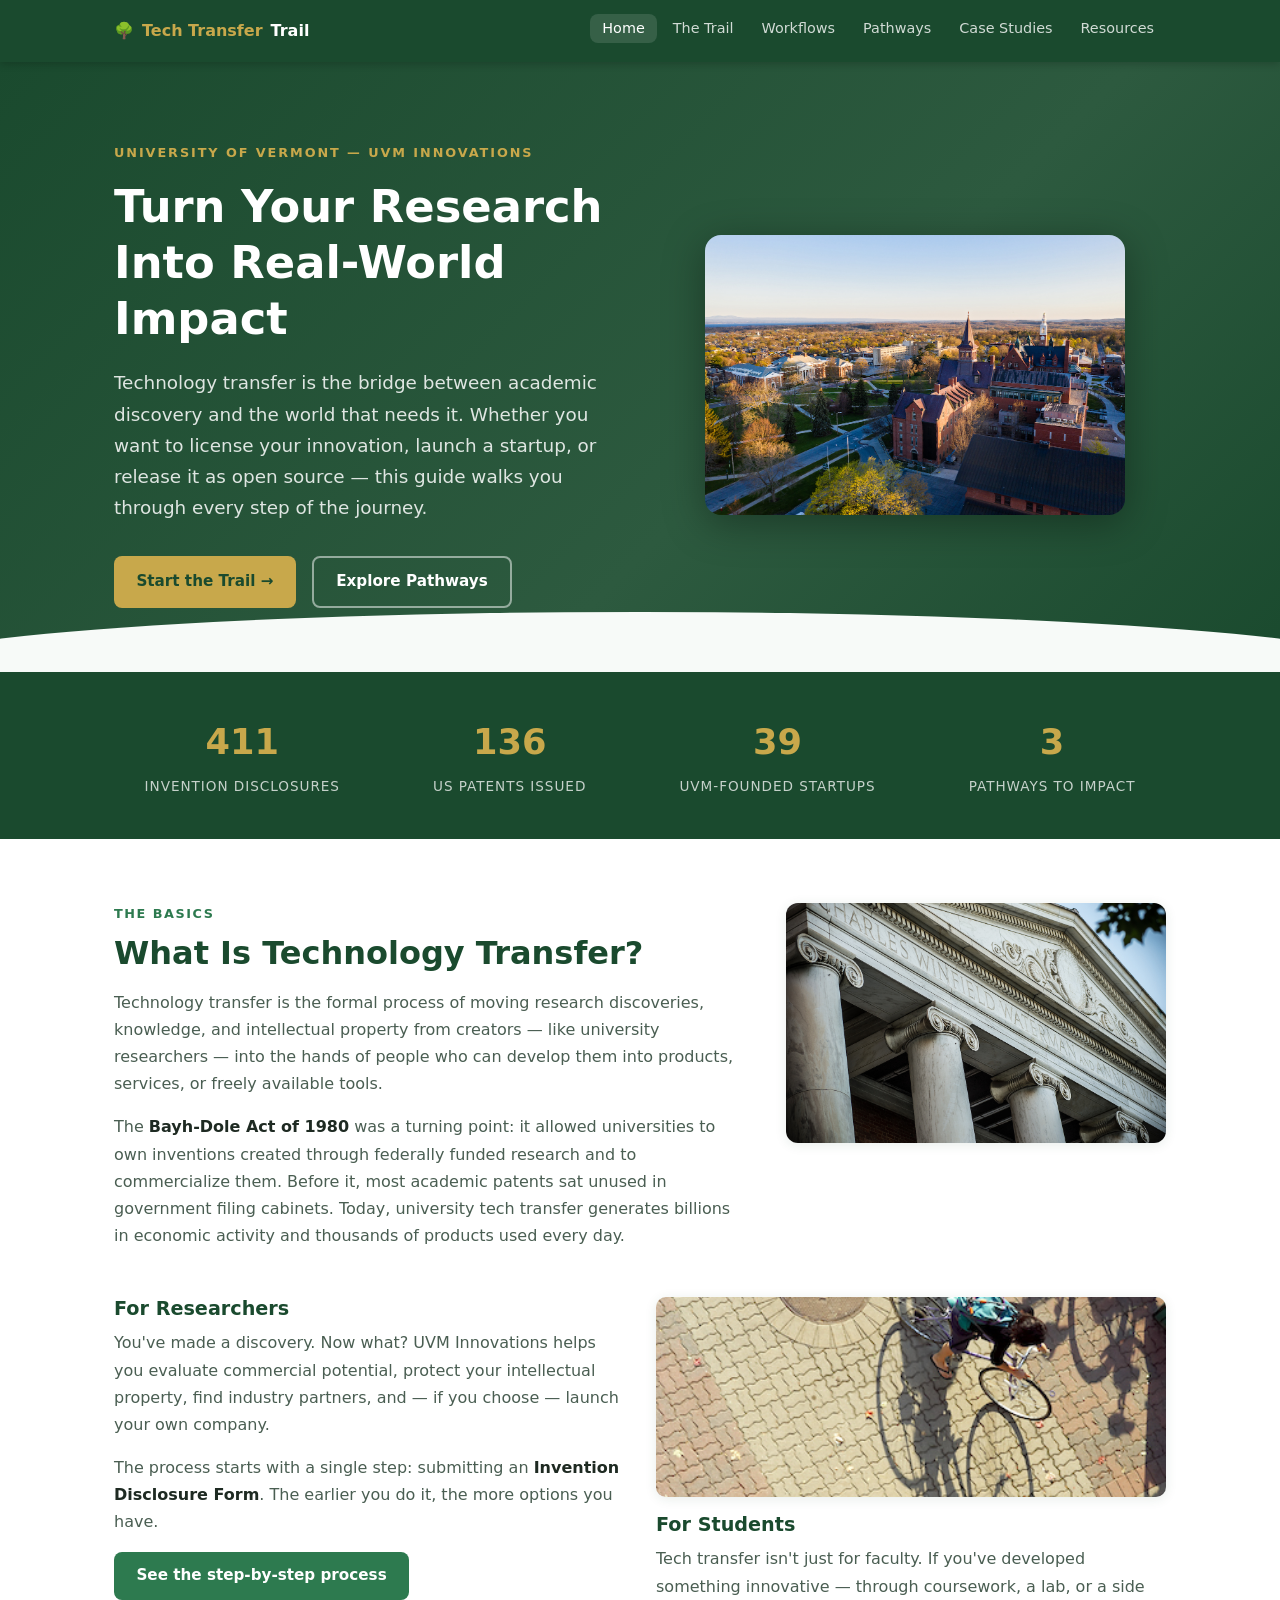
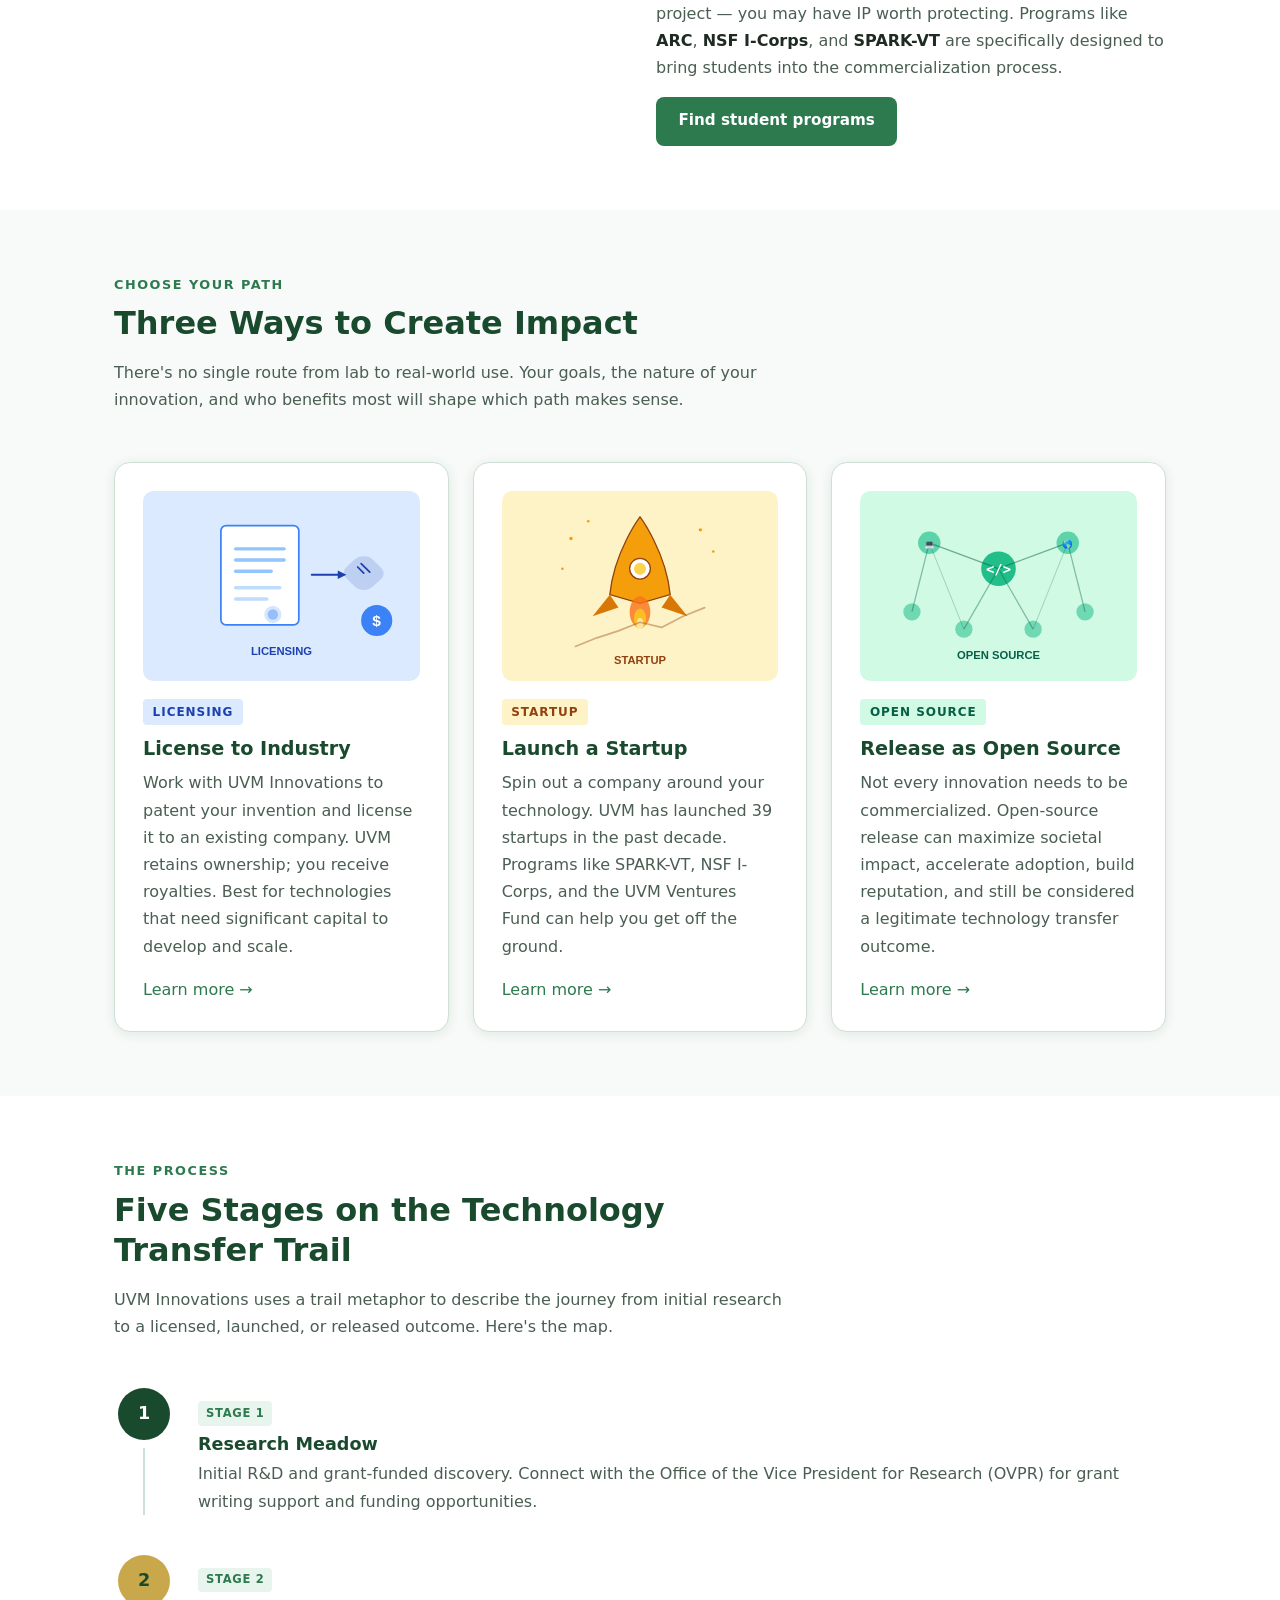
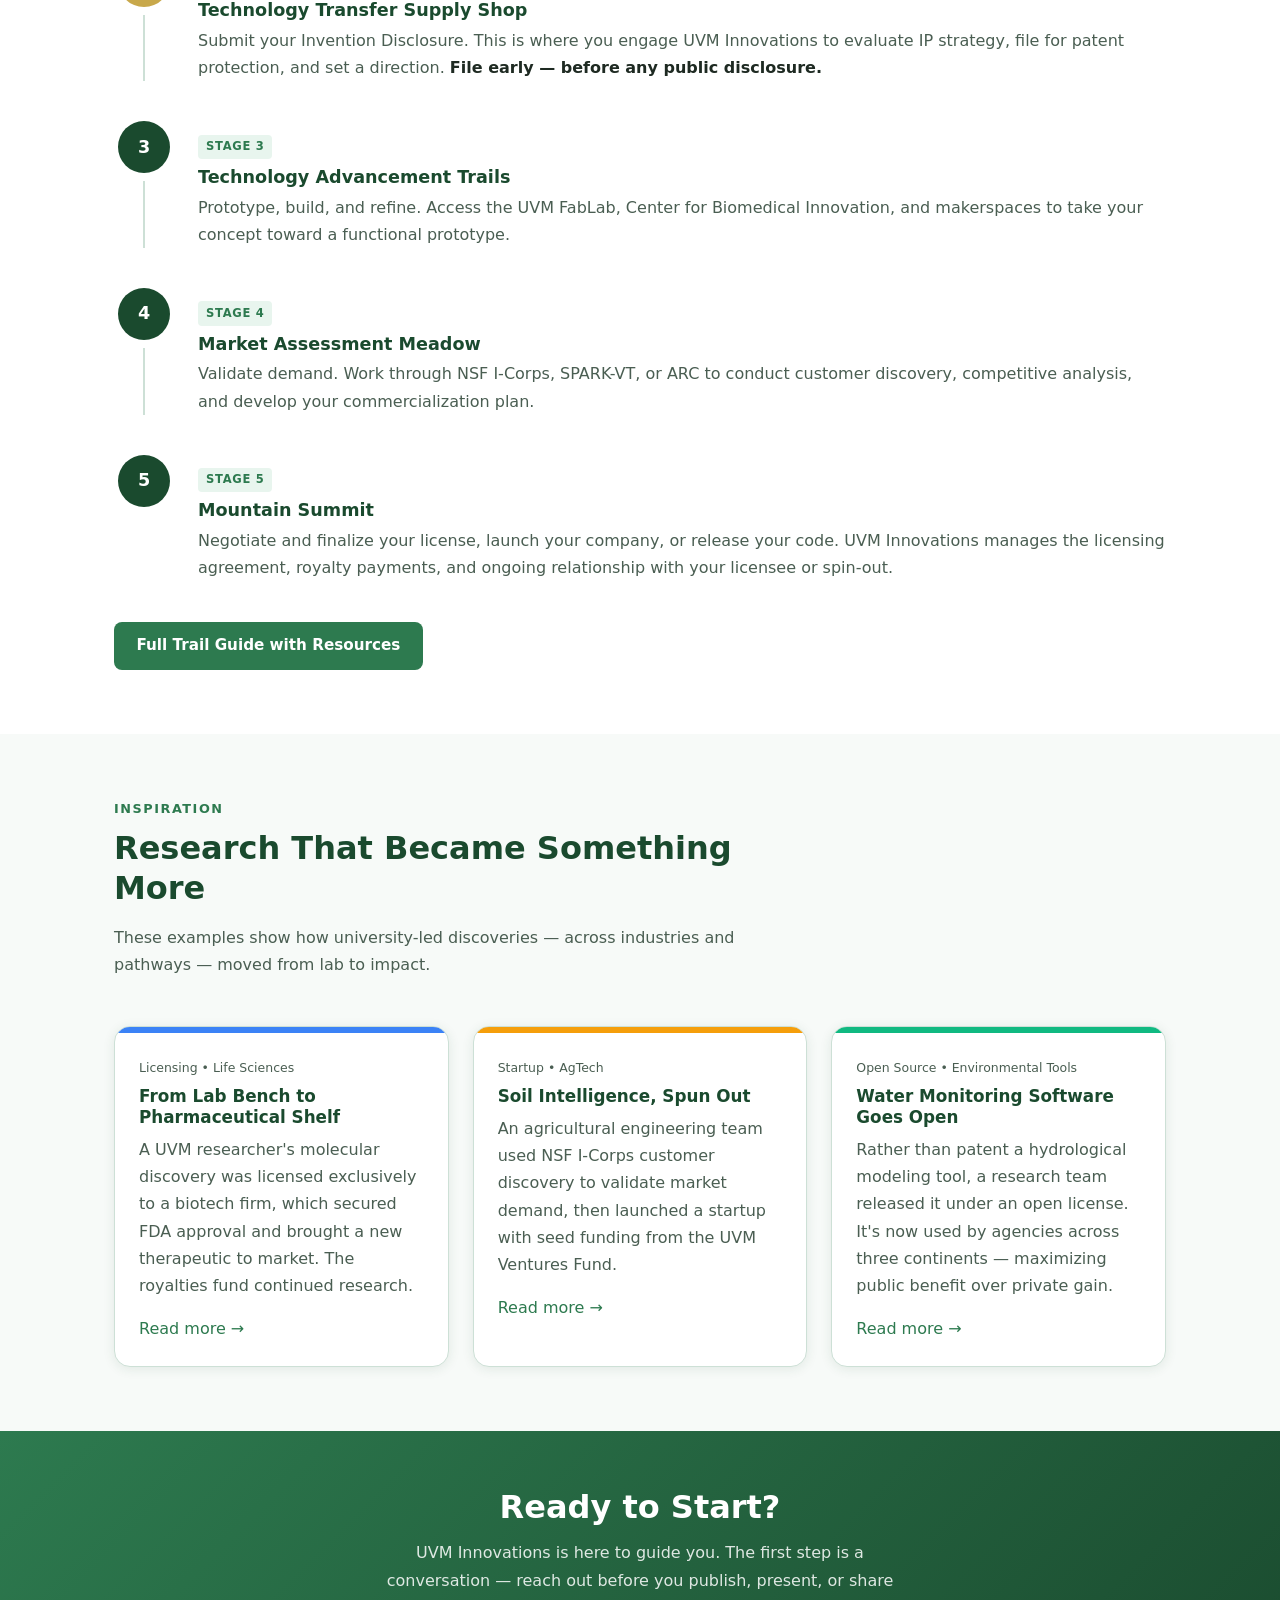
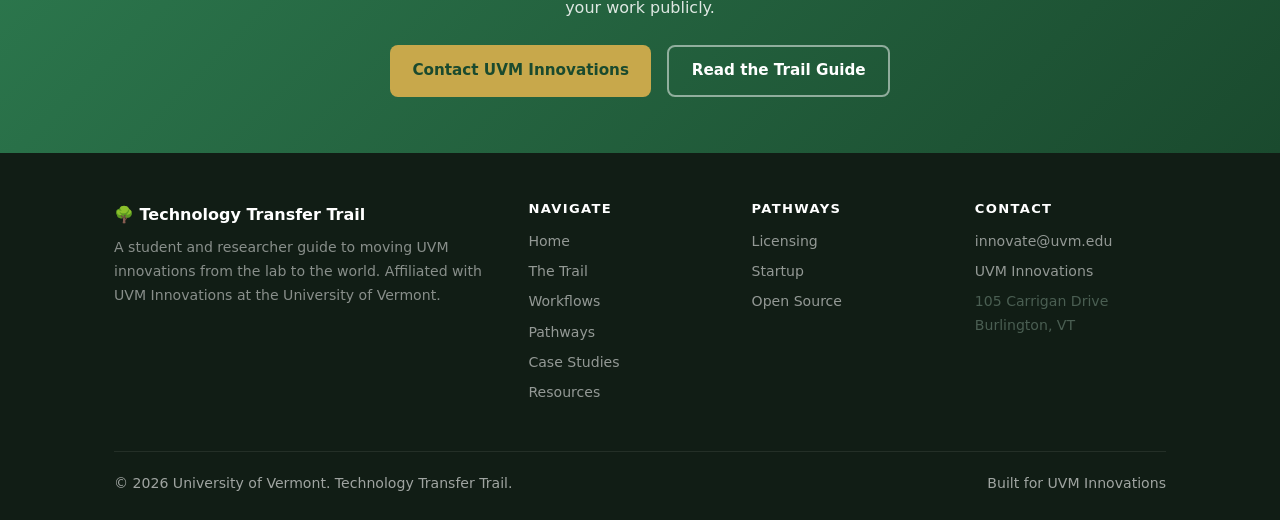
<file: index.html>
<!DOCTYPE html>
<html lang="en">
<head>
  <meta charset="UTF-8">
  <meta name="viewport" content="width=device-width, initial-scale=1.0">
  <title>Technology Transfer Trail | UVM Innovations</title>
  <meta name="description" content="A guide for UVM students and researchers navigating the technology transfer process — from discovery to real-world impact through licensing, startups, or open source.">
  <link rel="stylesheet" href="css/style.css">
</head>
<body>

  <!-- NAV -->
  <nav class="site-nav">
    <div class="container">
      <a class="nav-brand" href="index.html">&#127795; <span>Tech Transfer</span> Trail</a>
      <ul class="nav-links">
        <li><a href="index.html" class="active">Home</a></li>
        <li><a href="trail.html">The Trail</a></li>
        <li><a href="workflows.html">Workflows</a></li>
        <li><a href="pathways.html">Pathways</a></li>
        <li><a href="case-studies.html">Case Studies</a></li>
        <li><a href="resources.html">Resources</a></li>
      </ul>
    </div>
  </nav>

  <!-- HERO -->
  <section class="hero">
    <div class="container" style="display:grid; grid-template-columns: 1fr 1fr; gap: 3rem; align-items: center;">
      <div>
        <p class="hero-eyebrow">University of Vermont &mdash; UVM Innovations</p>
        <h1>Turn Your Research<br>Into Real-World Impact</h1>
        <p class="hero-sub">
          Technology transfer is the bridge between academic discovery and the world that needs it.
          Whether you want to license your innovation, launch a startup, or release it as open source —
          this guide walks you through every step of the journey.
        </p>
        <div class="hero-actions">
          <a href="trail.html" class="btn btn-primary">Start the Trail &#8594;</a>
          <a href="pathways.html" class="btn btn-outline">Explore Pathways</a>
        </div>
      </div>
      <div style="display:flex; justify-content:center; align-items:center;">
        <img src="img/UVMSAL_UVMCampus_May132020-8.jpg"
             alt="Aerial view of the University of Vermont campus at sunset"
             style="width:100%; max-width:420px; border-radius:16px; box-shadow: 0 8px 40px rgba(0,0,0,0.35); object-fit:cover;">
      </div>
    </div>
  </section>

  <!-- STAT BAR -->
  <div class="stat-bar">
    <div class="container">
      <div class="stat-row">
        <div class="stat-item">
          <span class="num">411</span>
          <span class="label">Invention Disclosures</span>
        </div>
        <div class="stat-item">
          <span class="num">136</span>
          <span class="label">US Patents Issued</span>
        </div>
        <div class="stat-item">
          <span class="num">39</span>
          <span class="label">UVM-Founded Startups</span>
        </div>
        <div class="stat-item">
          <span class="num">3</span>
          <span class="label">Pathways to Impact</span>
        </div>
      </div>
    </div>
  </div>

  <!-- WHAT IS TECH TRANSFER -->
  <section class="section section--alt">
    <div class="container">
      <div style="display:grid; grid-template-columns:1fr 380px; gap:3rem; align-items:start; margin-bottom:3rem;">
        <div>
          <p class="section-label">The Basics</p>
          <h2>What Is Technology Transfer?</h2>
          <p>
            Technology transfer is the formal process of moving research discoveries, knowledge,
            and intellectual property from creators — like university researchers — into the hands
            of people who can develop them into products, services, or freely available tools.
          </p>
          <p>
            The <strong>Bayh-Dole Act of 1980</strong> was a turning point: it allowed universities to
            own inventions created through federally funded research and to commercialize them.
            Before it, most academic patents sat unused in government filing cabinets. Today,
            university tech transfer generates billions in economic activity and thousands of products
            used every day.
          </p>
        </div>
        <img src="img/20161011_Waterman-48.jpg"
             alt="Waterman Building at the University of Vermont"
             style="width:100%; border-radius:12px; box-shadow: var(--shadow); object-fit:cover; height:240px;">
      </div>
      <div class="two-col">
        <div>
          <h3>For Researchers</h3>
          <p>
            You've made a discovery. Now what? UVM Innovations helps you evaluate commercial
            potential, protect your intellectual property, find industry partners, and — if
            you choose — launch your own company.
          </p>
          <p>
            The process starts with a single step: submitting an <strong>Invention Disclosure Form</strong>.
            The earlier you do it, the more options you have.
          </p>
          <a href="trail.html" class="btn btn-green">See the step-by-step process</a>
        </div>
        <div style="position:relative;">
          <img src="img/05-069_0494.jpg"
               alt="UVM student on bicycle — representing the student journey through innovation"
               style="width:100%; border-radius:10px; margin-bottom:1rem; box-shadow: var(--shadow); max-height:200px; object-fit:cover;">
          <h3>For Students</h3>
          <p>
            Tech transfer isn't just for faculty. If you've developed something innovative —
            through coursework, a lab, or a side project — you may have IP worth protecting.
            Programs like <strong>ARC</strong>, <strong>NSF I-Corps</strong>, and
            <strong>SPARK-VT</strong> are specifically designed to bring students into the
            commercialization process.
          </p>
          <a href="resources.html" class="btn btn-green">Find student programs</a>
        </div>
      </div>
    </div>
  </section>

  <!-- THREE PATHWAYS OVERVIEW -->
  <section class="section">
    <div class="container">
      <div class="section-intro">
        <p class="section-label">Choose Your Path</p>
        <h2>Three Ways to Create Impact</h2>
        <p>There's no single route from lab to real-world use. Your goals, the nature of your innovation,
        and who benefits most will shape which path makes sense.</p>
      </div>
      <div class="three-col">
        <div class="card">
          <img src="img/pathway-licensing.svg" alt="Licensing pathway illustration" style="width:100%; border-radius:8px; margin-bottom:1rem;">
          <div class="card-tag tag-license">Licensing</div>
          <h3>License to Industry</h3>
          <p>
            Work with UVM Innovations to patent your invention and license it to an existing company.
            UVM retains ownership; you receive royalties. Best for technologies that need significant
            capital to develop and scale.
          </p>
          <a href="pathways.html#licensing">Learn more &rarr;</a>
        </div>
        <div class="card">
          <img src="img/pathway-startup.svg" alt="Startup pathway illustration" style="width:100%; border-radius:8px; margin-bottom:1rem;">
          <div class="card-tag tag-startup">Startup</div>
          <h3>Launch a Startup</h3>
          <p>
            Spin out a company around your technology. UVM has launched 39 startups in the past
            decade. Programs like SPARK-VT, NSF I-Corps, and the UVM Ventures Fund can help
            you get off the ground.
          </p>
          <a href="pathways.html#startup">Learn more &rarr;</a>
        </div>
        <div class="card">
          <img src="img/pathway-opensource.svg" alt="Open source pathway illustration" style="width:100%; border-radius:8px; margin-bottom:1rem;">
          <div class="card-tag tag-open">Open Source</div>
          <h3>Release as Open Source</h3>
          <p>
            Not every innovation needs to be commercialized. Open-source release can maximize
            societal impact, accelerate adoption, build reputation, and still be considered
            a legitimate technology transfer outcome.
          </p>
          <a href="pathways.html#open-source">Learn more &rarr;</a>
        </div>
      </div>
    </div>
  </section>

  <!-- TRAIL PREVIEW -->
  <section class="section section--alt">
    <div class="container">
      <div class="section-intro">
        <p class="section-label">The Process</p>
        <h2>Five Stages on the Technology Transfer Trail</h2>
        <p>UVM Innovations uses a trail metaphor to describe the journey from initial research to
        a licensed, launched, or released outcome. Here's the map.</p>
      </div>
      <div class="trail-steps">

        <div class="trail-step">
          <div class="step-line">
            <div class="step-num">1</div>
          </div>
          <div class="step-body">
            <div class="step-badge">Stage 1</div>
            <h3>Research Meadow</h3>
            <p>Initial R&amp;D and grant-funded discovery. Connect with the Office of the Vice President
            for Research (OVPR) for grant writing support and funding opportunities.</p>
          </div>
        </div>

        <div class="trail-step active">
          <div class="step-line">
            <div class="step-num">2</div>
          </div>
          <div class="step-body">
            <div class="step-badge">Stage 2</div>
            <h3>Technology Transfer Supply Shop</h3>
            <p>Submit your Invention Disclosure. This is where you engage UVM Innovations to evaluate
            IP strategy, file for patent protection, and set a direction. <strong>File early — before any
            public disclosure.</strong></p>
          </div>
        </div>

        <div class="trail-step">
          <div class="step-line">
            <div class="step-num">3</div>
          </div>
          <div class="step-body">
            <div class="step-badge">Stage 3</div>
            <h3>Technology Advancement Trails</h3>
            <p>Prototype, build, and refine. Access the UVM FabLab, Center for Biomedical Innovation,
            and makerspaces to take your concept toward a functional prototype.</p>
          </div>
        </div>

        <div class="trail-step">
          <div class="step-line">
            <div class="step-num">4</div>
          </div>
          <div class="step-body">
            <div class="step-badge">Stage 4</div>
            <h3>Market Assessment Meadow</h3>
            <p>Validate demand. Work through NSF I-Corps, SPARK-VT, or ARC to conduct customer
            discovery, competitive analysis, and develop your commercialization plan.</p>
          </div>
        </div>

        <div class="trail-step">
          <div class="step-line">
            <div class="step-num">5</div>
          </div>
          <div class="step-body">
            <div class="step-badge">Stage 5</div>
            <h3>Mountain Summit</h3>
            <p>Negotiate and finalize your license, launch your company, or release your code.
            UVM Innovations manages the licensing agreement, royalty payments, and ongoing
            relationship with your licensee or spin-out.</p>
          </div>
        </div>

      </div>
      <div style="margin-top: 2.5rem;">
        <a href="trail.html" class="btn btn-green">Full Trail Guide with Resources</a>
      </div>
    </div>
  </section>

  <!-- CASE STUDY TEASERS -->
  <section class="section">
    <div class="container">
      <div class="section-intro">
        <p class="section-label">Inspiration</p>
        <h2>Research That Became Something More</h2>
        <p>These examples show how university-led discoveries — across industries and pathways —
        moved from lab to impact.</p>
      </div>
      <div class="three-col">

        <div class="case-card">
          <div class="case-card-accent accent-license"></div>
          <div class="case-card-body">
            <p class="meta">Licensing &bull; Life Sciences</p>
            <h3>From Lab Bench to Pharmaceutical Shelf</h3>
            <p>A UVM researcher's molecular discovery was licensed exclusively to a biotech firm,
            which secured FDA approval and brought a new therapeutic to market. The royalties
            fund continued research.</p>
            <a href="case-studies.html">Read more &rarr;</a>
          </div>
        </div>

        <div class="case-card">
          <div class="case-card-accent accent-startup"></div>
          <div class="case-card-body">
            <p class="meta">Startup &bull; AgTech</p>
            <h3>Soil Intelligence, Spun Out</h3>
            <p>An agricultural engineering team used NSF I-Corps customer discovery to validate
            market demand, then launched a startup with seed funding from the UVM Ventures Fund.</p>
            <a href="case-studies.html">Read more &rarr;</a>
          </div>
        </div>

        <div class="case-card">
          <div class="case-card-accent accent-open"></div>
          <div class="case-card-body">
            <p class="meta">Open Source &bull; Environmental Tools</p>
            <h3>Water Monitoring Software Goes Open</h3>
            <p>Rather than patent a hydrological modeling tool, a research team released it under
            an open license. It's now used by agencies across three continents — maximizing
            public benefit over private gain.</p>
            <a href="case-studies.html">Read more &rarr;</a>
          </div>
        </div>

      </div>
    </div>
  </section>

  <!-- CTA -->
  <section class="cta-banner">
    <div class="container">
      <h2>Ready to Start?</h2>
      <p>UVM Innovations is here to guide you. The first step is a conversation — reach out
      before you publish, present, or share your work publicly.</p>
      <div style="display:flex; gap:1rem; justify-content:center; flex-wrap:wrap;">
        <a href="https://www.uvm.edu/uvminnovations" class="btn btn-primary" target="_blank" rel="noopener">Contact UVM Innovations</a>
        <a href="trail.html" class="btn btn-outline">Read the Trail Guide</a>
      </div>
    </div>
  </section>

  <!-- FOOTER -->
  <footer class="site-footer">
    <div class="container">
      <div class="footer-grid">
        <div class="footer-brand">
          <strong>&#127795; Technology Transfer Trail</strong>
          <p>A student and researcher guide to moving UVM innovations from the lab to the world.
          Affiliated with UVM Innovations at the University of Vermont.</p>
        </div>
        <div class="footer-col">
          <h4>Navigate</h4>
          <ul>
            <li><a href="index.html">Home</a></li>
            <li><a href="trail.html">The Trail</a></li>
            <li><a href="workflows.html">Workflows</a></li>
            <li><a href="pathways.html">Pathways</a></li>
            <li><a href="case-studies.html">Case Studies</a></li>
            <li><a href="resources.html">Resources</a></li>
          </ul>
        </div>
        <div class="footer-col">
          <h4>Pathways</h4>
          <ul>
            <li><a href="pathways.html#licensing">Licensing</a></li>
            <li><a href="pathways.html#startup">Startup</a></li>
            <li><a href="pathways.html#open-source">Open Source</a></li>
          </ul>
        </div>
        <div class="footer-col">
          <h4>Contact</h4>
          <ul>
            <li><a href="mailto:innovate@uvm.edu">innovate@uvm.edu</a></li>
            <li><a href="https://www.uvm.edu/uvminnovations" target="_blank" rel="noopener">UVM Innovations</a></li>
            <li>105 Carrigan Drive<br>Burlington, VT</li>
          </ul>
        </div>
      </div>
      <div class="footer-bottom">
        <span>&copy; 2026 University of Vermont. Technology Transfer Trail.</span>
        <span>Built for UVM Innovations</span>
      </div>
    </div>
  </footer>

</body>
</html>
</file>
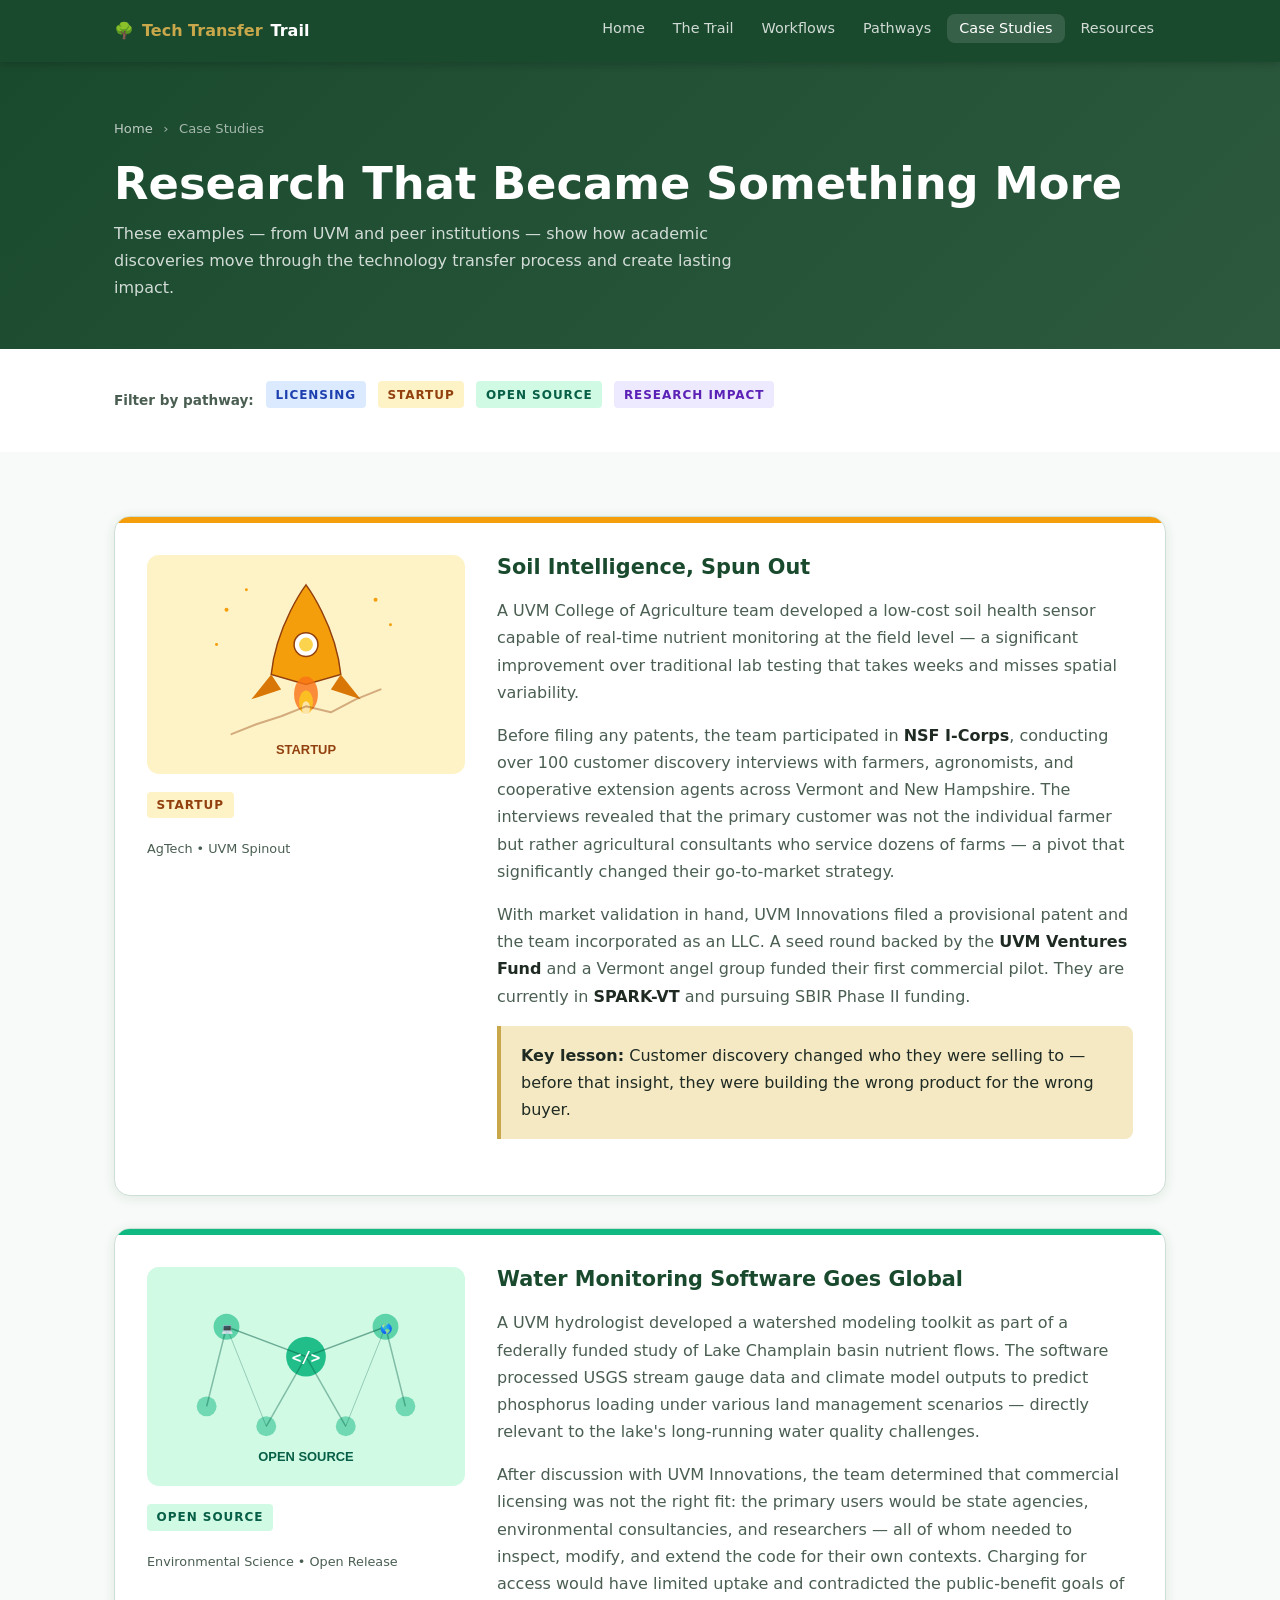
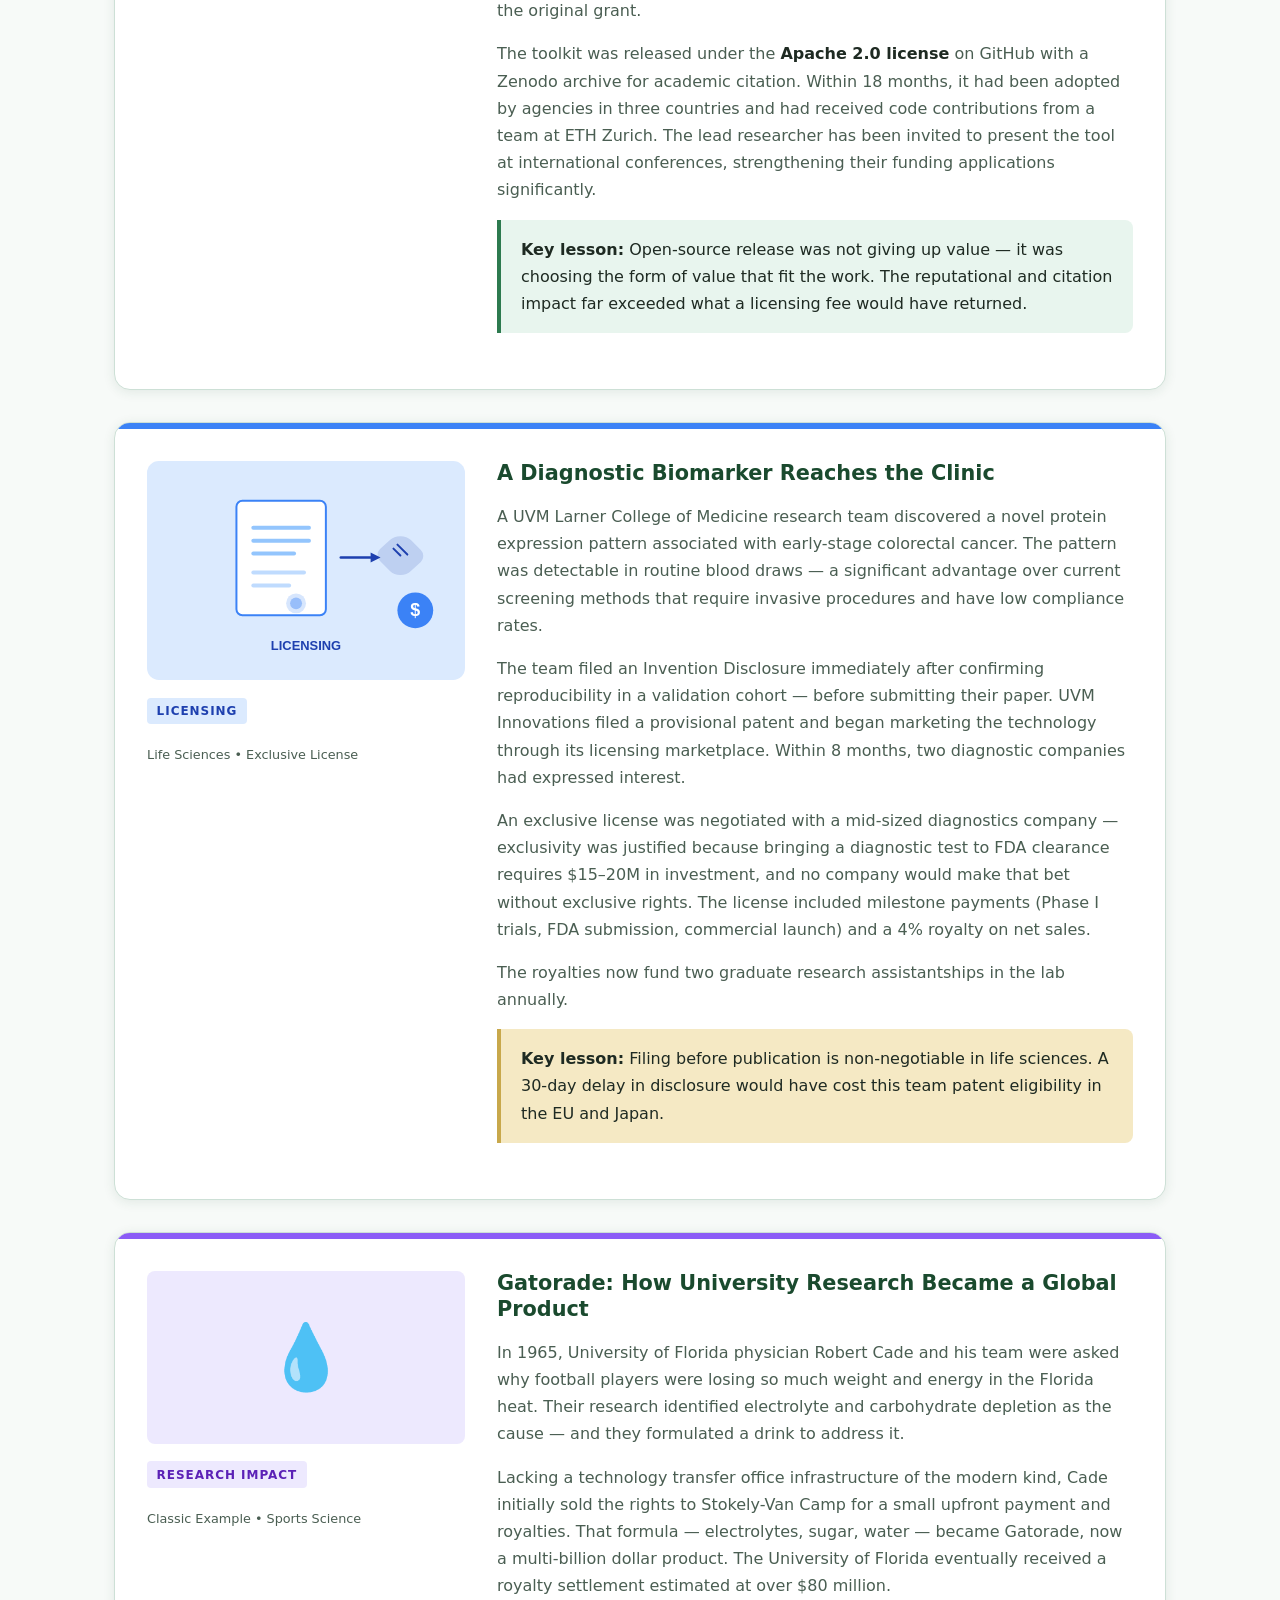
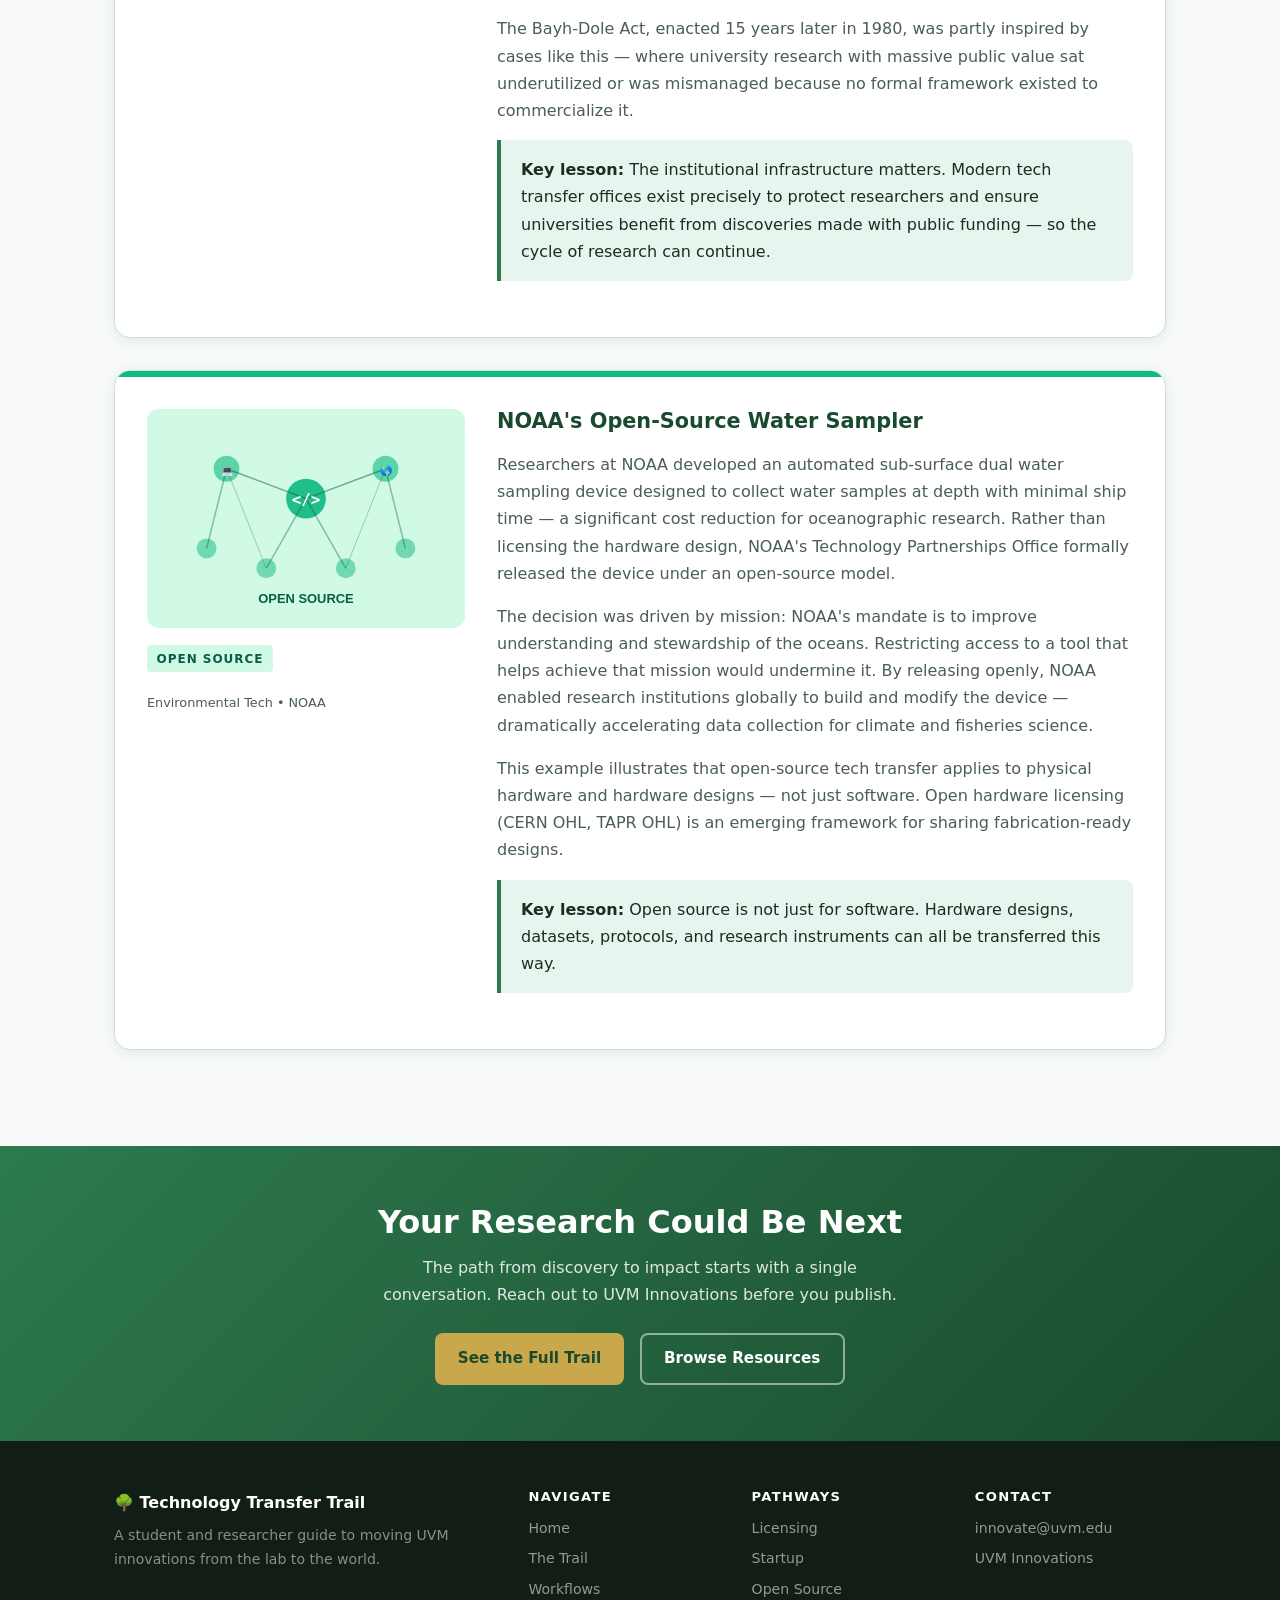
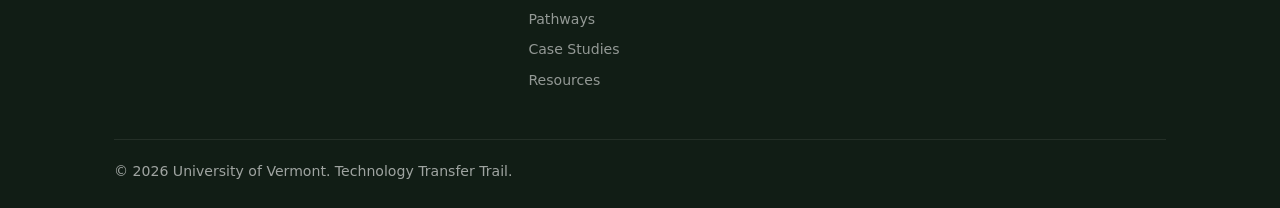
<file: case-studies.html>
<!DOCTYPE html>
<html lang="en">
<head>
  <meta charset="UTF-8">
  <meta name="viewport" content="width=device-width, initial-scale=1.0">
  <title>Case Studies | Technology Transfer Trail</title>
  <meta name="description" content="Real examples of university research that moved from the lab into the world through licensing, startup spinouts, and open-source release.">
  <link rel="stylesheet" href="css/style.css">
</head>
<body>

  <nav class="site-nav">
    <div class="container">
      <a class="nav-brand" href="index.html">&#127795; <span>Tech Transfer</span> Trail</a>
      <ul class="nav-links">
        <li><a href="index.html">Home</a></li>
        <li><a href="trail.html">The Trail</a></li>
        <li><a href="workflows.html">Workflows</a></li>
        <li><a href="pathways.html">Pathways</a></li>
        <li><a href="case-studies.html" class="active">Case Studies</a></li>
        <li><a href="resources.html">Resources</a></li>
      </ul>
    </div>
  </nav>

  <div class="page-header">
    <div class="container">
      <nav class="breadcrumb"><a href="index.html">Home</a> <span>&rsaquo;</span> Case Studies</nav>
      <h1>Research That Became Something More</h1>
      <p>These examples — from UVM and peer institutions — show how academic discoveries
         move through the technology transfer process and create lasting impact.</p>
    </div>
  </div>

  <!-- FILTER LABEL -->
  <section class="section section--alt" style="padding: 2rem 0;">
    <div class="container">
      <div style="display:flex; gap:0.75rem; flex-wrap:wrap; align-items:center;">
        <span style="font-size:0.85rem; font-weight:600; color:var(--text-light);">Filter by pathway:</span>
        <span class="card-tag tag-license" style="cursor:default;">Licensing</span>
        <span class="card-tag tag-startup" style="cursor:default;">Startup</span>
        <span class="card-tag tag-open" style="cursor:default;">Open Source</span>
        <span class="card-tag tag-research" style="cursor:default;">Research Impact</span>
      </div>
    </div>
  </section>

  <!-- CASE STUDIES GRID -->
  <section class="section">
    <div class="container">

      <!-- UVM Startup: AgTech -->
      <div class="case-card" style="margin-bottom:2rem;">
        <div class="case-card-accent accent-startup"></div>
        <div style="display:grid; grid-template-columns:1fr 2fr; gap:2rem; padding:2rem;" class="case-inner">
          <div>
            <img src="img/pathway-startup.svg" alt="Startup pathway" style="width:100%; border-radius:8px;">
            <div style="margin-top:1rem;">
              <div class="card-tag tag-startup">Startup</div>
              <p style="font-size:0.8rem; margin-top:0.5rem; color:var(--text-light);">AgTech &bull; UVM Spinout</p>
            </div>
          </div>
          <div>
            <h2 style="font-size:1.3rem;">Soil Intelligence, Spun Out</h2>
            <p>
              A UVM College of Agriculture team developed a low-cost soil health sensor capable of
              real-time nutrient monitoring at the field level — a significant improvement over
              traditional lab testing that takes weeks and misses spatial variability.
            </p>
            <p>
              Before filing any patents, the team participated in <strong>NSF I-Corps</strong>, conducting
              over 100 customer discovery interviews with farmers, agronomists, and cooperative extension
              agents across Vermont and New Hampshire. The interviews revealed that the primary customer
              was not the individual farmer but rather agricultural consultants who service dozens
              of farms — a pivot that significantly changed their go-to-market strategy.
            </p>
            <p>
              With market validation in hand, UVM Innovations filed a provisional patent and the team
              incorporated as an LLC. A seed round backed by the <strong>UVM Ventures Fund</strong> and
              a Vermont angel group funded their first commercial pilot. They are currently in
              <strong>SPARK-VT</strong> and pursuing SBIR Phase II funding.
            </p>
            <div class="callout callout-gold" style="margin-top:1rem;">
              <p><strong>Key lesson:</strong> Customer discovery changed who they were selling to —
              before that insight, they were building the wrong product for the wrong buyer.</p>
            </div>
          </div>
        </div>
      </div>

      <!-- Open Source: Hydrology -->
      <div class="case-card" style="margin-bottom:2rem;">
        <div class="case-card-accent accent-open"></div>
        <div style="display:grid; grid-template-columns:1fr 2fr; gap:2rem; padding:2rem;" class="case-inner">
          <div>
            <img src="img/pathway-opensource.svg" alt="Open source pathway" style="width:100%; border-radius:8px;">
            <div style="margin-top:1rem;">
              <div class="card-tag tag-open">Open Source</div>
              <p style="font-size:0.8rem; margin-top:0.5rem; color:var(--text-light);">Environmental Science &bull; Open Release</p>
            </div>
          </div>
          <div>
            <h2 style="font-size:1.3rem;">Water Monitoring Software Goes Global</h2>
            <p>
              A UVM hydrologist developed a watershed modeling toolkit as part of a federally funded
              study of Lake Champlain basin nutrient flows. The software processed USGS stream gauge
              data and climate model outputs to predict phosphorus loading under various land management
              scenarios — directly relevant to the lake's long-running water quality challenges.
            </p>
            <p>
              After discussion with UVM Innovations, the team determined that commercial licensing
              was not the right fit: the primary users would be state agencies, environmental
              consultancies, and researchers — all of whom needed to inspect, modify, and extend
              the code for their own contexts. Charging for access would have limited uptake and
              contradicted the public-benefit goals of the original grant.
            </p>
            <p>
              The toolkit was released under the <strong>Apache 2.0 license</strong> on GitHub with a
              Zenodo archive for academic citation. Within 18 months, it had been adopted by agencies
              in three countries and had received code contributions from a team at ETH Zurich.
              The lead researcher has been invited to present the tool at international conferences,
              strengthening their funding applications significantly.
            </p>
            <div class="callout" style="margin-top:1rem;">
              <p><strong>Key lesson:</strong> Open-source release was not giving up value — it was
              choosing the form of value that fit the work. The reputational and citation impact
              far exceeded what a licensing fee would have returned.</p>
            </div>
          </div>
        </div>
      </div>

      <!-- Licensing: Life Sciences -->
      <div class="case-card" style="margin-bottom:2rem;">
        <div class="case-card-accent accent-license"></div>
        <div style="display:grid; grid-template-columns:1fr 2fr; gap:2rem; padding:2rem;" class="case-inner">
          <div>
            <img src="img/pathway-licensing.svg" alt="Licensing pathway" style="width:100%; border-radius:8px;">
            <div style="margin-top:1rem;">
              <div class="card-tag tag-license">Licensing</div>
              <p style="font-size:0.8rem; margin-top:0.5rem; color:var(--text-light);">Life Sciences &bull; Exclusive License</p>
            </div>
          </div>
          <div>
            <h2 style="font-size:1.3rem;">A Diagnostic Biomarker Reaches the Clinic</h2>
            <p>
              A UVM Larner College of Medicine research team discovered a novel protein expression
              pattern associated with early-stage colorectal cancer. The pattern was detectable in
              routine blood draws — a significant advantage over current screening methods that
              require invasive procedures and have low compliance rates.
            </p>
            <p>
              The team filed an Invention Disclosure immediately after confirming reproducibility
              in a validation cohort — before submitting their paper. UVM Innovations filed a
              provisional patent and began marketing the technology through its licensing marketplace.
              Within 8 months, two diagnostic companies had expressed interest.
            </p>
            <p>
              An exclusive license was negotiated with a mid-sized diagnostics company — exclusivity
              was justified because bringing a diagnostic test to FDA clearance requires $15&ndash;20M in
              investment, and no company would make that bet without exclusive rights. The license
              included milestone payments (Phase I trials, FDA submission, commercial launch) and
              a 4% royalty on net sales.
            </p>
            <p>
              The royalties now fund two graduate research assistantships in the lab annually.
            </p>
            <div class="callout callout-gold" style="margin-top:1rem;">
              <p><strong>Key lesson:</strong> Filing before publication is non-negotiable in life sciences.
              A 30-day delay in disclosure would have cost this team patent eligibility in the EU and Japan.</p>
            </div>
          </div>
        </div>
      </div>

      <!-- MIT Gatorade context example -->
      <div class="case-card" style="margin-bottom:2rem;">
        <div class="case-card-accent" style="background: #8b5cf6;"></div>
        <div style="display:grid; grid-template-columns:1fr 2fr; gap:2rem; padding:2rem;" class="case-inner">
          <div>
            <div style="background:#ede9fe; border-radius:8px; padding:2rem; display:flex; align-items:center; justify-content:center;">
              <span style="font-size:4rem;">&#128167;</span>
            </div>
            <div style="margin-top:1rem;">
              <div class="card-tag tag-research">Research Impact</div>
              <p style="font-size:0.8rem; margin-top:0.5rem; color:var(--text-light);">Classic Example &bull; Sports Science</p>
            </div>
          </div>
          <div>
            <h2 style="font-size:1.3rem;">Gatorade: How University Research Became a Global Product</h2>
            <p>
              In 1965, University of Florida physician Robert Cade and his team were asked why
              football players were losing so much weight and energy in the Florida heat.
              Their research identified electrolyte and carbohydrate depletion as the cause —
              and they formulated a drink to address it.
            </p>
            <p>
              Lacking a technology transfer office infrastructure of the modern kind, Cade initially
              sold the rights to Stokely-Van Camp for a small upfront payment and royalties.
              That formula — electrolytes, sugar, water — became Gatorade, now a multi-billion
              dollar product. The University of Florida eventually received a royalty settlement
              estimated at over $80 million.
            </p>
            <p>
              The Bayh-Dole Act, enacted 15 years later in 1980, was partly inspired by cases
              like this — where university research with massive public value sat underutilized
              or was mismanaged because no formal framework existed to commercialize it.
            </p>
            <div class="callout" style="margin-top:1rem;">
              <p><strong>Key lesson:</strong> The institutional infrastructure matters. Modern tech
              transfer offices exist precisely to protect researchers and ensure universities benefit
              from discoveries made with public funding — so the cycle of research can continue.</p>
            </div>
          </div>
        </div>
      </div>

      <!-- NOAA Open Source Hardware -->
      <div class="case-card" style="margin-bottom:2rem;">
        <div class="case-card-accent accent-open"></div>
        <div style="display:grid; grid-template-columns:1fr 2fr; gap:2rem; padding:2rem;" class="case-inner">
          <div>
            <img src="img/pathway-opensource.svg" alt="Open source" style="width:100%; border-radius:8px;">
            <div style="margin-top:1rem;">
              <div class="card-tag tag-open">Open Source</div>
              <p style="font-size:0.8rem; margin-top:0.5rem; color:var(--text-light);">Environmental Tech &bull; NOAA</p>
            </div>
          </div>
          <div>
            <h2 style="font-size:1.3rem;">NOAA's Open-Source Water Sampler</h2>
            <p>
              Researchers at NOAA developed an automated sub-surface dual water sampling device
              designed to collect water samples at depth with minimal ship time — a significant
              cost reduction for oceanographic research. Rather than licensing the hardware design,
              NOAA's Technology Partnerships Office formally released the device under an
              open-source model.
            </p>
            <p>
              The decision was driven by mission: NOAA's mandate is to improve understanding and
              stewardship of the oceans. Restricting access to a tool that helps achieve that
              mission would undermine it. By releasing openly, NOAA enabled research institutions
              globally to build and modify the device — dramatically accelerating data collection
              for climate and fisheries science.
            </p>
            <p>
              This example illustrates that open-source tech transfer applies to physical hardware
              and hardware designs — not just software. Open hardware licensing (CERN OHL,
              TAPR OHL) is an emerging framework for sharing fabrication-ready designs.
            </p>
            <div class="callout" style="margin-top:1rem;">
              <p><strong>Key lesson:</strong> Open source is not just for software. Hardware designs,
              datasets, protocols, and research instruments can all be transferred this way.</p>
            </div>
          </div>
        </div>
      </div>

    </div>
  </section>

  <!-- CTA -->
  <section class="cta-banner">
    <div class="container">
      <h2>Your Research Could Be Next</h2>
      <p>The path from discovery to impact starts with a single conversation.
      Reach out to UVM Innovations before you publish.</p>
      <div style="display:flex; gap:1rem; justify-content:center; flex-wrap:wrap;">
        <a href="trail.html" class="btn btn-primary">See the Full Trail</a>
        <a href="resources.html" class="btn btn-outline">Browse Resources</a>
      </div>
    </div>
  </section>

  <footer class="site-footer">
    <div class="container">
      <div class="footer-grid">
        <div class="footer-brand">
          <strong>&#127795; Technology Transfer Trail</strong>
          <p>A student and researcher guide to moving UVM innovations from the lab to the world.</p>
        </div>
        <div class="footer-col">
          <h4>Navigate</h4>
          <ul>
            <li><a href="index.html">Home</a></li>
            <li><a href="trail.html">The Trail</a></li>
            <li><a href="workflows.html">Workflows</a></li>
            <li><a href="pathways.html">Pathways</a></li>
            <li><a href="case-studies.html">Case Studies</a></li>
            <li><a href="resources.html">Resources</a></li>
          </ul>
        </div>
        <div class="footer-col">
          <h4>Pathways</h4>
          <ul>
            <li><a href="pathways.html#licensing">Licensing</a></li>
            <li><a href="pathways.html#startup">Startup</a></li>
            <li><a href="pathways.html#open-source">Open Source</a></li>
          </ul>
        </div>
        <div class="footer-col">
          <h4>Contact</h4>
          <ul>
            <li><a href="mailto:innovate@uvm.edu">innovate@uvm.edu</a></li>
            <li><a href="https://www.uvm.edu/uvminnovations" target="_blank" rel="noopener">UVM Innovations</a></li>
          </ul>
        </div>
      </div>
      <div class="footer-bottom">
        <span>&copy; 2026 University of Vermont. Technology Transfer Trail.</span>
      </div>
    </div>
  </footer>

  <style>
    @media (max-width: 768px) {
      .case-inner { grid-template-columns: 1fr !important; }
    }
  </style>

</body>
</html>
</file>
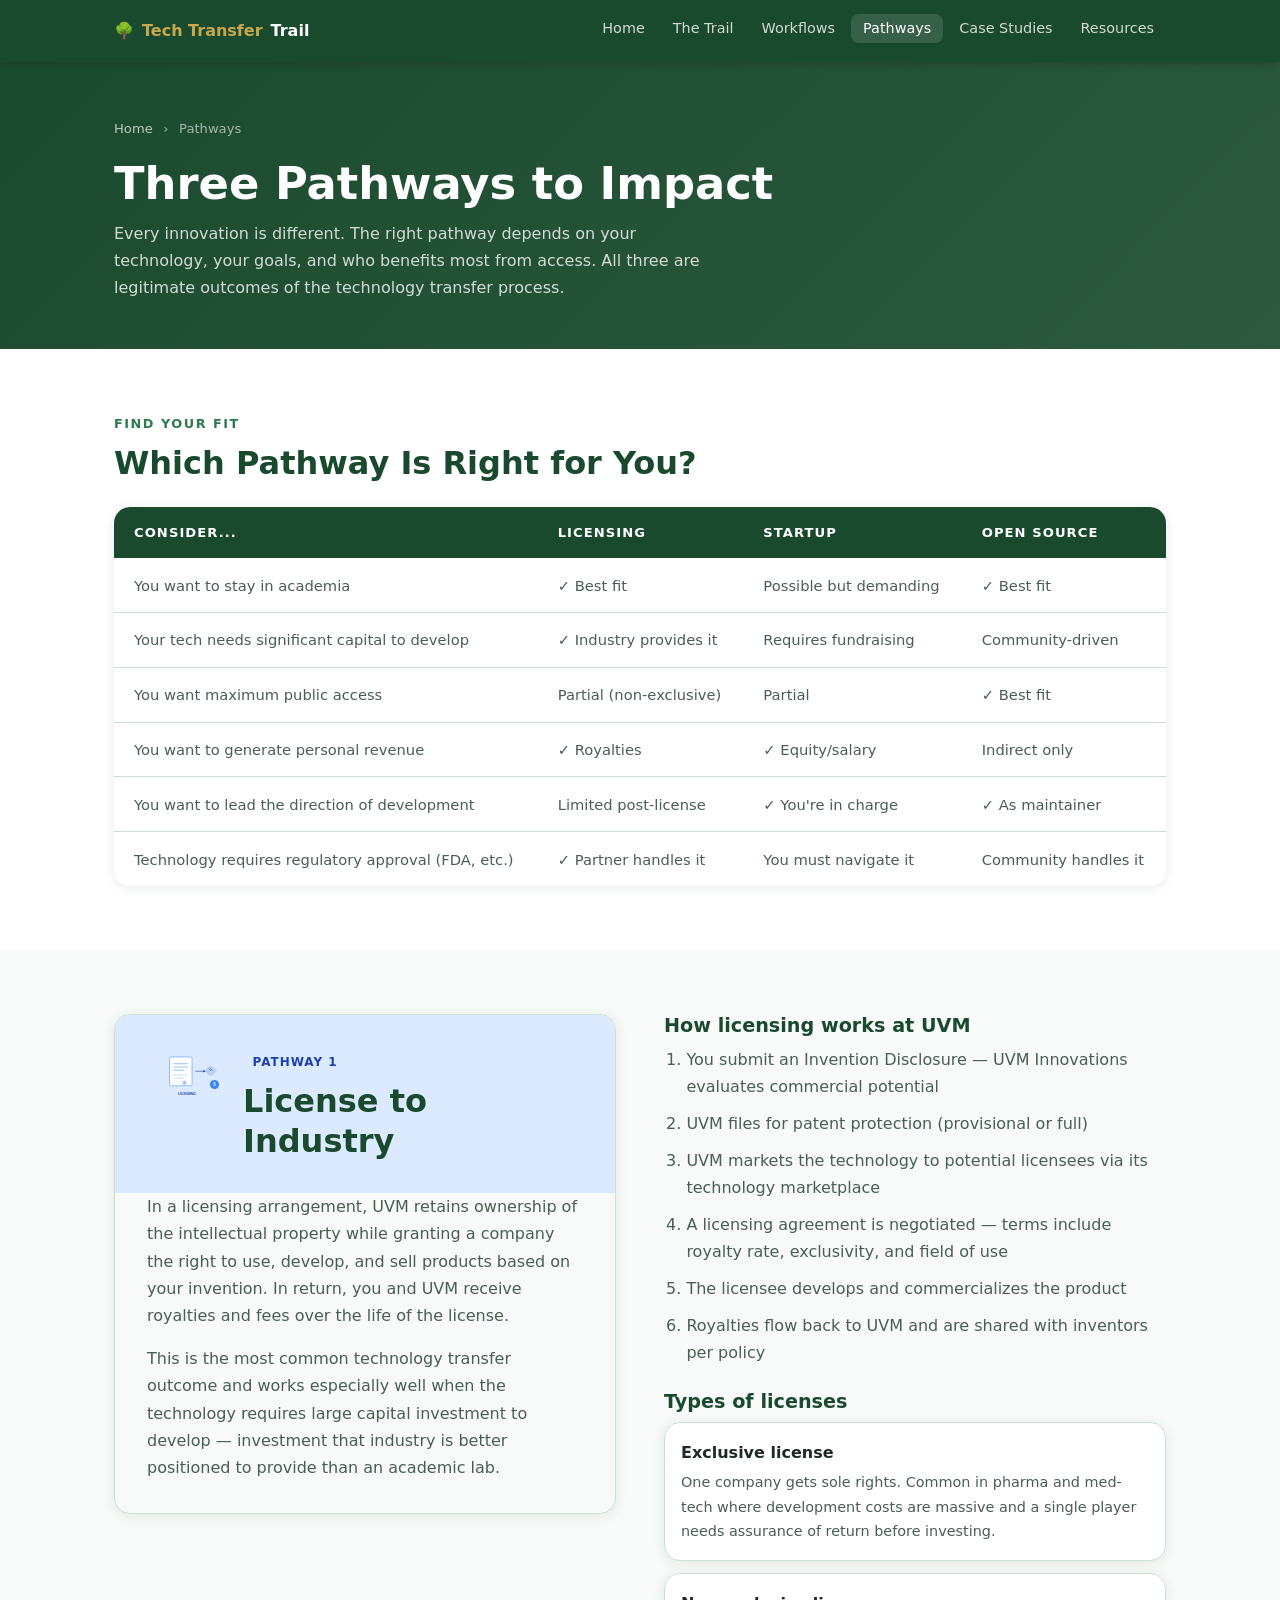
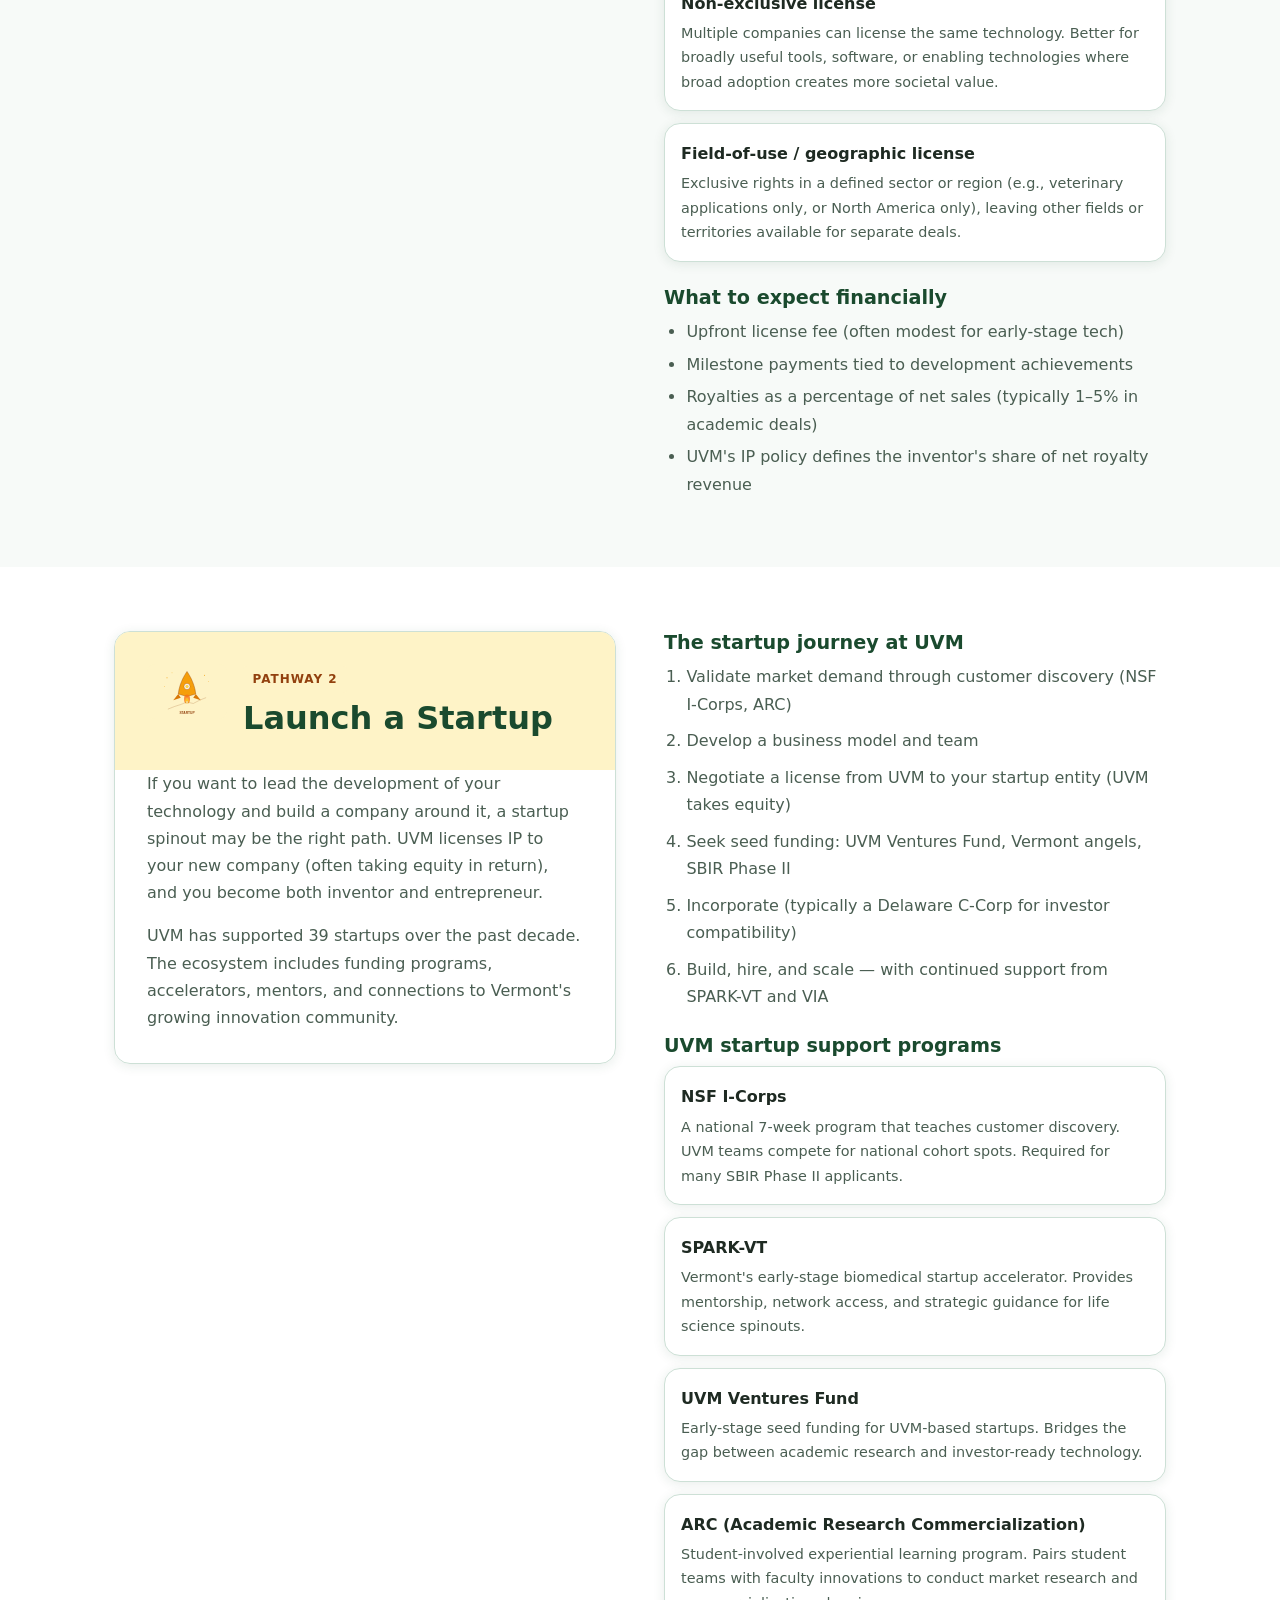
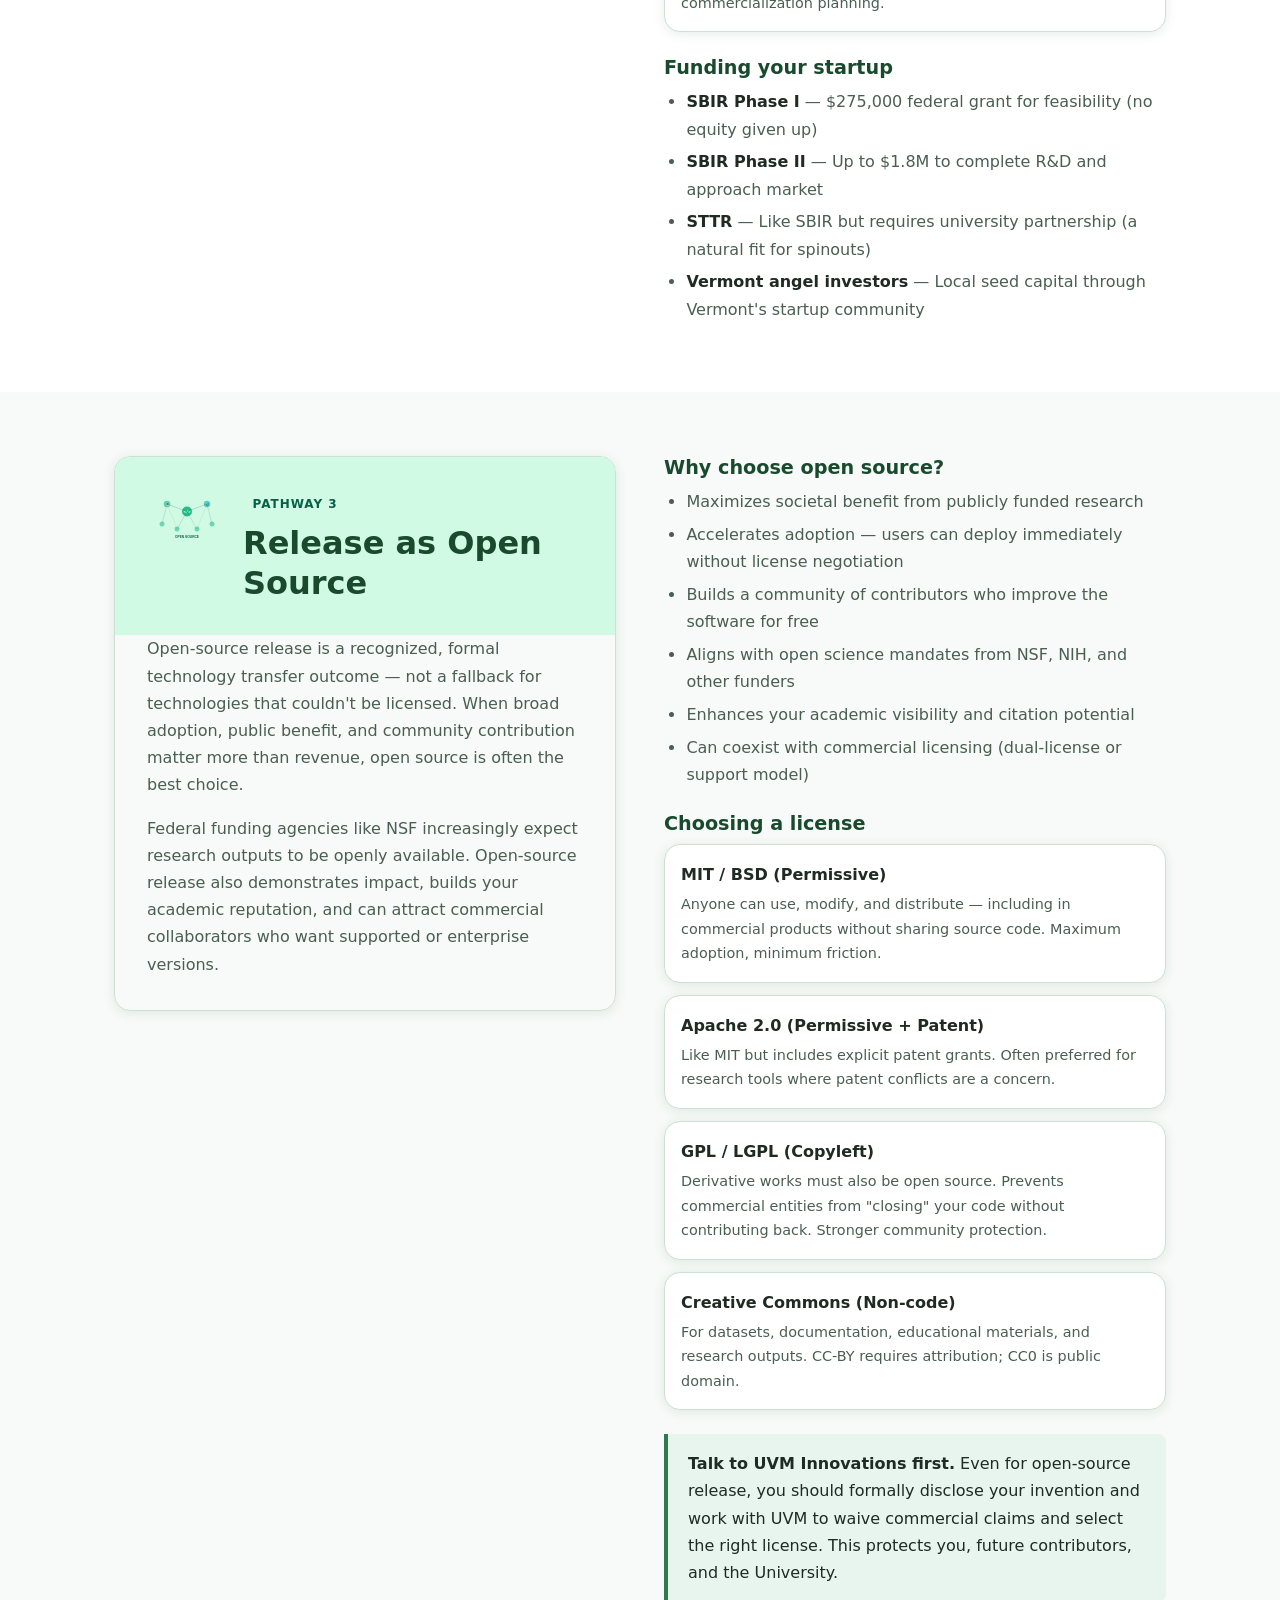
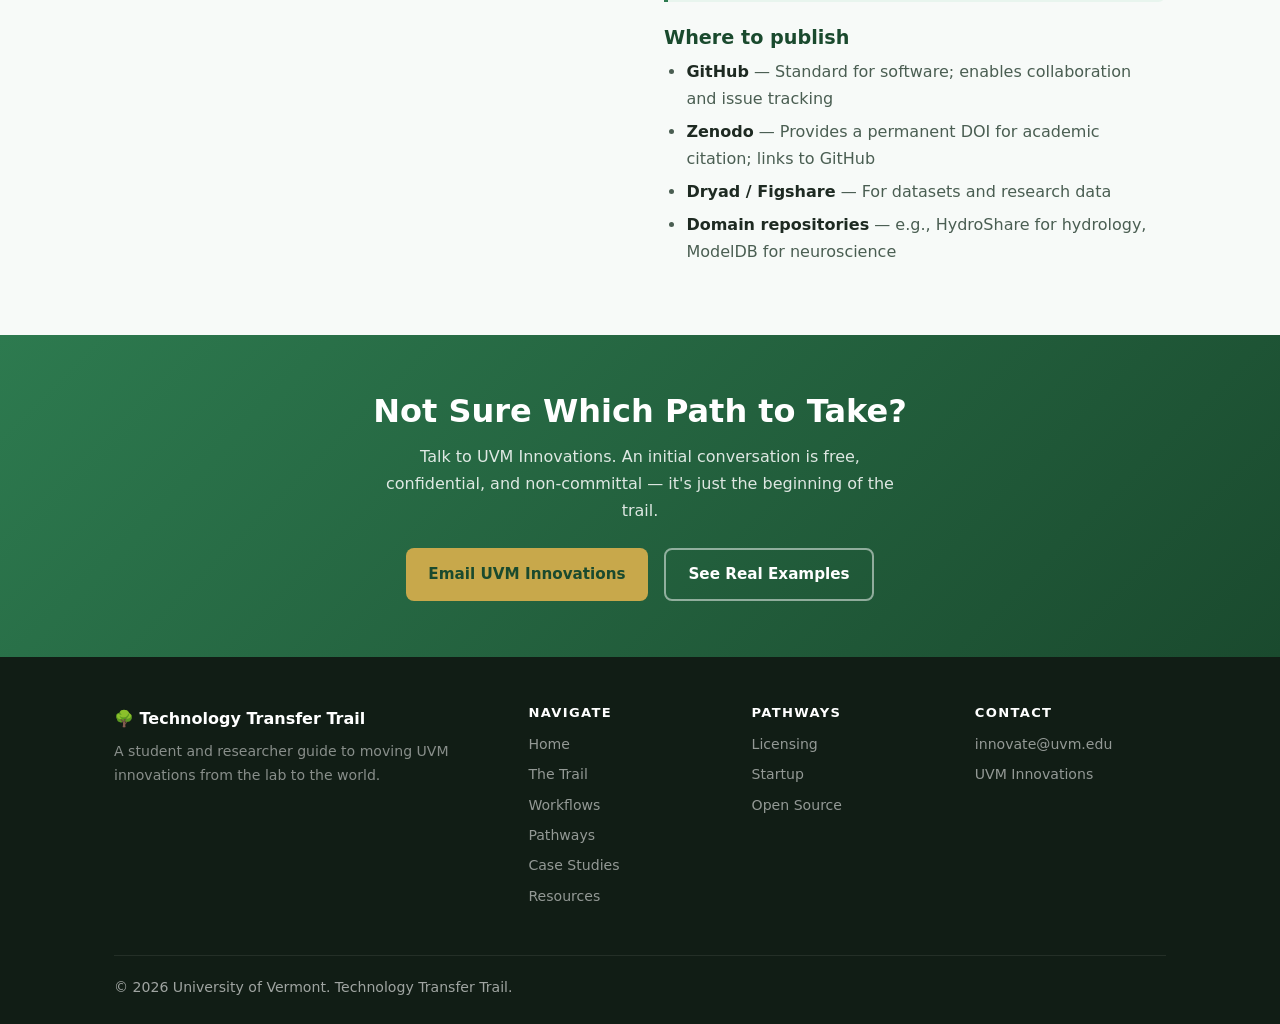
<file: pathways.html>
<!DOCTYPE html>
<html lang="en">
<head>
  <meta charset="UTF-8">
  <meta name="viewport" content="width=device-width, initial-scale=1.0">
  <title>Pathways | Technology Transfer Trail</title>
  <meta name="description" content="Three routes to impact — licensing to industry, launching a startup, or releasing as open source. Find the right technology transfer pathway for your innovation.">
  <link rel="stylesheet" href="css/style.css">
</head>
<body>

  <nav class="site-nav">
    <div class="container">
      <a class="nav-brand" href="index.html">&#127795; <span>Tech Transfer</span> Trail</a>
      <ul class="nav-links">
        <li><a href="index.html">Home</a></li>
        <li><a href="trail.html">The Trail</a></li>
        <li><a href="workflows.html">Workflows</a></li>
        <li><a href="pathways.html" class="active">Pathways</a></li>
        <li><a href="case-studies.html">Case Studies</a></li>
        <li><a href="resources.html">Resources</a></li>
      </ul>
    </div>
  </nav>

  <div class="page-header">
    <div class="container">
      <nav class="breadcrumb"><a href="index.html">Home</a> <span>&rsaquo;</span> Pathways</nav>
      <h1>Three Pathways to Impact</h1>
      <p>Every innovation is different. The right pathway depends on your technology, your goals,
         and who benefits most from access. All three are legitimate outcomes of the technology
         transfer process.</p>
    </div>
  </div>

  <!-- PATHWAY CHOOSER -->
  <section class="section section--alt">
    <div class="container">
      <p class="section-label">Find Your Fit</p>
      <h2>Which Pathway Is Right for You?</h2>
      <table class="process-table" style="margin-top:1.5rem;">
        <thead>
          <tr>
            <th>Consider...</th>
            <th>Licensing</th>
            <th>Startup</th>
            <th>Open Source</th>
          </tr>
        </thead>
        <tbody>
          <tr>
            <td>You want to stay in academia</td>
            <td>&#10003; Best fit</td>
            <td>Possible but demanding</td>
            <td>&#10003; Best fit</td>
          </tr>
          <tr>
            <td>Your tech needs significant capital to develop</td>
            <td>&#10003; Industry provides it</td>
            <td>Requires fundraising</td>
            <td>Community-driven</td>
          </tr>
          <tr>
            <td>You want maximum public access</td>
            <td>Partial (non-exclusive)</td>
            <td>Partial</td>
            <td>&#10003; Best fit</td>
          </tr>
          <tr>
            <td>You want to generate personal revenue</td>
            <td>&#10003; Royalties</td>
            <td>&#10003; Equity/salary</td>
            <td>Indirect only</td>
          </tr>
          <tr>
            <td>You want to lead the direction of development</td>
            <td>Limited post-license</td>
            <td>&#10003; You're in charge</td>
            <td>&#10003; As maintainer</td>
          </tr>
          <tr>
            <td>Technology requires regulatory approval (FDA, etc.)</td>
            <td>&#10003; Partner handles it</td>
            <td>You must navigate it</td>
            <td>Community handles it</td>
          </tr>
        </tbody>
      </table>
    </div>
  </section>

  <!-- LICENSING -->
  <section class="section" id="licensing">
    <div class="container">
      <div class="two-col" style="align-items:start; gap:3rem;">
        <div>
          <div class="pathway-card pathway-card--license">
            <div class="pathway-card-header">
              <img src="img/pathway-licensing.svg" alt="Licensing illustration" style="width:80px; border-radius:8px; flex-shrink:0;">
              <div>
                <div class="card-tag tag-license" style="margin-bottom:0.35rem;">Pathway 1</div>
                <h2 style="margin-bottom:0;">License to Industry</h2>
              </div>
            </div>
            <div class="pathway-card-body">
              <p>In a licensing arrangement, UVM retains ownership of the intellectual property while
              granting a company the right to use, develop, and sell products based on your invention.
              In return, you and UVM receive royalties and fees over the life of the license.</p>
              <p>This is the most common technology transfer outcome and works especially well when
              the technology requires large capital investment to develop — investment that industry
              is better positioned to provide than an academic lab.</p>
            </div>
          </div>
        </div>
        <div>
          <h3>How licensing works at UVM</h3>
          <ol style="color: var(--text-light); padding-left:1.4rem; margin-bottom:1.5rem;">
            <li style="margin-bottom:0.6rem;">You submit an Invention Disclosure — UVM Innovations evaluates commercial potential</li>
            <li style="margin-bottom:0.6rem;">UVM files for patent protection (provisional or full)</li>
            <li style="margin-bottom:0.6rem;">UVM markets the technology to potential licensees via its technology marketplace</li>
            <li style="margin-bottom:0.6rem;">A licensing agreement is negotiated — terms include royalty rate, exclusivity, and field of use</li>
            <li style="margin-bottom:0.6rem;">The licensee develops and commercializes the product</li>
            <li>Royalties flow back to UVM and are shared with inventors per policy</li>
          </ol>

          <h3>Types of licenses</h3>
          <div style="display:flex; flex-direction:column; gap:0.75rem; margin-bottom:1.5rem;">
            <div class="card" style="padding:1rem;">
              <strong>Exclusive license</strong>
              <p style="font-size:0.9rem; margin-top:0.25rem;">One company gets sole rights. Common in pharma and med-tech where development costs are massive and a single player needs assurance of return before investing.</p>
            </div>
            <div class="card" style="padding:1rem;">
              <strong>Non-exclusive license</strong>
              <p style="font-size:0.9rem; margin-top:0.25rem;">Multiple companies can license the same technology. Better for broadly useful tools, software, or enabling technologies where broad adoption creates more societal value.</p>
            </div>
            <div class="card" style="padding:1rem;">
              <strong>Field-of-use / geographic license</strong>
              <p style="font-size:0.9rem; margin-top:0.25rem;">Exclusive rights in a defined sector or region (e.g., veterinary applications only, or North America only), leaving other fields or territories available for separate deals.</p>
            </div>
          </div>

          <h3>What to expect financially</h3>
          <ul>
            <li>Upfront license fee (often modest for early-stage tech)</li>
            <li>Milestone payments tied to development achievements</li>
            <li>Royalties as a percentage of net sales (typically 1&ndash;5% in academic deals)</li>
            <li>UVM's IP policy defines the inventor's share of net royalty revenue</li>
          </ul>
        </div>
      </div>
    </div>
  </section>

  <!-- STARTUP -->
  <section class="section section--alt" id="startup">
    <div class="container">
      <div class="two-col" style="align-items:start; gap:3rem;">
        <div>
          <div class="pathway-card pathway-card--startup">
            <div class="pathway-card-header">
              <img src="img/pathway-startup.svg" alt="Startup illustration" style="width:80px; border-radius:8px; flex-shrink:0;">
              <div>
                <div class="card-tag tag-startup" style="margin-bottom:0.35rem;">Pathway 2</div>
                <h2 style="margin-bottom:0;">Launch a Startup</h2>
              </div>
            </div>
            <div class="pathway-card-body">
              <p>If you want to lead the development of your technology and build a company around it,
              a startup spinout may be the right path. UVM licenses IP to your new company (often taking
              equity in return), and you become both inventor and entrepreneur.</p>
              <p>UVM has supported 39 startups over the past decade. The ecosystem includes funding
              programs, accelerators, mentors, and connections to Vermont's growing innovation community.</p>
            </div>
          </div>
        </div>
        <div>
          <h3>The startup journey at UVM</h3>
          <ol style="color: var(--text-light); padding-left:1.4rem; margin-bottom:1.5rem;">
            <li style="margin-bottom:0.6rem;">Validate market demand through customer discovery (NSF I-Corps, ARC)</li>
            <li style="margin-bottom:0.6rem;">Develop a business model and team</li>
            <li style="margin-bottom:0.6rem;">Negotiate a license from UVM to your startup entity (UVM takes equity)</li>
            <li style="margin-bottom:0.6rem;">Seek seed funding: UVM Ventures Fund, Vermont angels, SBIR Phase II</li>
            <li style="margin-bottom:0.6rem;">Incorporate (typically a Delaware C-Corp for investor compatibility)</li>
            <li>Build, hire, and scale — with continued support from SPARK-VT and VIA</li>
          </ol>

          <h3>UVM startup support programs</h3>
          <div style="display:flex; flex-direction:column; gap:0.75rem; margin-bottom:1.5rem;">
            <div class="card" style="padding:1rem;">
              <strong>NSF I-Corps</strong>
              <p style="font-size:0.9rem; margin-top:0.25rem;">A national 7-week program that teaches customer discovery. UVM teams compete for national cohort spots. Required for many SBIR Phase II applicants.</p>
            </div>
            <div class="card" style="padding:1rem;">
              <strong>SPARK-VT</strong>
              <p style="font-size:0.9rem; margin-top:0.25rem;">Vermont's early-stage biomedical startup accelerator. Provides mentorship, network access, and strategic guidance for life science spinouts.</p>
            </div>
            <div class="card" style="padding:1rem;">
              <strong>UVM Ventures Fund</strong>
              <p style="font-size:0.9rem; margin-top:0.25rem;">Early-stage seed funding for UVM-based startups. Bridges the gap between academic research and investor-ready technology.</p>
            </div>
            <div class="card" style="padding:1rem;">
              <strong>ARC (Academic Research Commercialization)</strong>
              <p style="font-size:0.9rem; margin-top:0.25rem;">Student-involved experiential learning program. Pairs student teams with faculty innovations to conduct market research and commercialization planning.</p>
            </div>
          </div>

          <h3>Funding your startup</h3>
          <ul>
            <li><strong>SBIR Phase I</strong> — $275,000 federal grant for feasibility (no equity given up)</li>
            <li><strong>SBIR Phase II</strong> — Up to $1.8M to complete R&amp;D and approach market</li>
            <li><strong>STTR</strong> — Like SBIR but requires university partnership (a natural fit for spinouts)</li>
            <li><strong>Vermont angel investors</strong> — Local seed capital through Vermont's startup community</li>
          </ul>
        </div>
      </div>
    </div>
  </section>

  <!-- OPEN SOURCE -->
  <section class="section" id="open-source">
    <div class="container">
      <div class="two-col" style="align-items:start; gap:3rem;">
        <div>
          <div class="pathway-card pathway-card--open">
            <div class="pathway-card-header">
              <img src="img/pathway-opensource.svg" alt="Open source illustration" style="width:80px; border-radius:8px; flex-shrink:0;">
              <div>
                <div class="card-tag tag-open" style="margin-bottom:0.35rem;">Pathway 3</div>
                <h2 style="margin-bottom:0;">Release as Open Source</h2>
              </div>
            </div>
            <div class="pathway-card-body">
              <p>Open-source release is a recognized, formal technology transfer outcome — not a
              fallback for technologies that couldn't be licensed. When broad adoption, public benefit,
              and community contribution matter more than revenue, open source is often the best choice.</p>
              <p>Federal funding agencies like NSF increasingly expect research outputs to be openly
              available. Open-source release also demonstrates impact, builds your academic reputation,
              and can attract commercial collaborators who want supported or enterprise versions.</p>
            </div>
          </div>
        </div>
        <div>
          <h3>Why choose open source?</h3>
          <ul style="margin-bottom:1.5rem;">
            <li>Maximizes societal benefit from publicly funded research</li>
            <li>Accelerates adoption — users can deploy immediately without license negotiation</li>
            <li>Builds a community of contributors who improve the software for free</li>
            <li>Aligns with open science mandates from NSF, NIH, and other funders</li>
            <li>Enhances your academic visibility and citation potential</li>
            <li>Can coexist with commercial licensing (dual-license or support model)</li>
          </ul>

          <h3>Choosing a license</h3>
          <div style="display:flex; flex-direction:column; gap:0.75rem; margin-bottom:1.5rem;">
            <div class="card" style="padding:1rem;">
              <strong>MIT / BSD (Permissive)</strong>
              <p style="font-size:0.9rem; margin-top:0.25rem;">Anyone can use, modify, and distribute — including in commercial products without sharing source code. Maximum adoption, minimum friction.</p>
            </div>
            <div class="card" style="padding:1rem;">
              <strong>Apache 2.0 (Permissive + Patent)</strong>
              <p style="font-size:0.9rem; margin-top:0.25rem;">Like MIT but includes explicit patent grants. Often preferred for research tools where patent conflicts are a concern.</p>
            </div>
            <div class="card" style="padding:1rem;">
              <strong>GPL / LGPL (Copyleft)</strong>
              <p style="font-size:0.9rem; margin-top:0.25rem;">Derivative works must also be open source. Prevents commercial entities from "closing" your code without contributing back. Stronger community protection.</p>
            </div>
            <div class="card" style="padding:1rem;">
              <strong>Creative Commons (Non-code)</strong>
              <p style="font-size:0.9rem; margin-top:0.25rem;">For datasets, documentation, educational materials, and research outputs. CC-BY requires attribution; CC0 is public domain.</p>
            </div>
          </div>

          <div class="callout">
            <p><strong>Talk to UVM Innovations first.</strong> Even for open-source release, you should
            formally disclose your invention and work with UVM to waive commercial claims and select
            the right license. This protects you, future contributors, and the University.</p>
          </div>

          <h3>Where to publish</h3>
          <ul>
            <li><strong>GitHub</strong> — Standard for software; enables collaboration and issue tracking</li>
            <li><strong>Zenodo</strong> — Provides a permanent DOI for academic citation; links to GitHub</li>
            <li><strong>Dryad / Figshare</strong> — For datasets and research data</li>
            <li><strong>Domain repositories</strong> — e.g., HydroShare for hydrology, ModelDB for neuroscience</li>
          </ul>
        </div>
      </div>
    </div>
  </section>

  <!-- CTA -->
  <section class="cta-banner">
    <div class="container">
      <h2>Not Sure Which Path to Take?</h2>
      <p>Talk to UVM Innovations. An initial conversation is free, confidential, and
      non-committal — it's just the beginning of the trail.</p>
      <div style="display:flex; gap:1rem; justify-content:center; flex-wrap:wrap;">
        <a href="mailto:innovate@uvm.edu" class="btn btn-primary">Email UVM Innovations</a>
        <a href="case-studies.html" class="btn btn-outline">See Real Examples</a>
      </div>
    </div>
  </section>

  <footer class="site-footer">
    <div class="container">
      <div class="footer-grid">
        <div class="footer-brand">
          <strong>&#127795; Technology Transfer Trail</strong>
          <p>A student and researcher guide to moving UVM innovations from the lab to the world.</p>
        </div>
        <div class="footer-col">
          <h4>Navigate</h4>
          <ul>
            <li><a href="index.html">Home</a></li>
            <li><a href="trail.html">The Trail</a></li>
            <li><a href="workflows.html">Workflows</a></li>
            <li><a href="pathways.html">Pathways</a></li>
            <li><a href="case-studies.html">Case Studies</a></li>
            <li><a href="resources.html">Resources</a></li>
          </ul>
        </div>
        <div class="footer-col">
          <h4>Pathways</h4>
          <ul>
            <li><a href="#licensing">Licensing</a></li>
            <li><a href="#startup">Startup</a></li>
            <li><a href="#open-source">Open Source</a></li>
          </ul>
        </div>
        <div class="footer-col">
          <h4>Contact</h4>
          <ul>
            <li><a href="mailto:innovate@uvm.edu">innovate@uvm.edu</a></li>
            <li><a href="https://www.uvm.edu/uvminnovations" target="_blank" rel="noopener">UVM Innovations</a></li>
          </ul>
        </div>
      </div>
      <div class="footer-bottom">
        <span>&copy; 2026 University of Vermont. Technology Transfer Trail.</span>
      </div>
    </div>
  </footer>

</body>
</html>
</file>
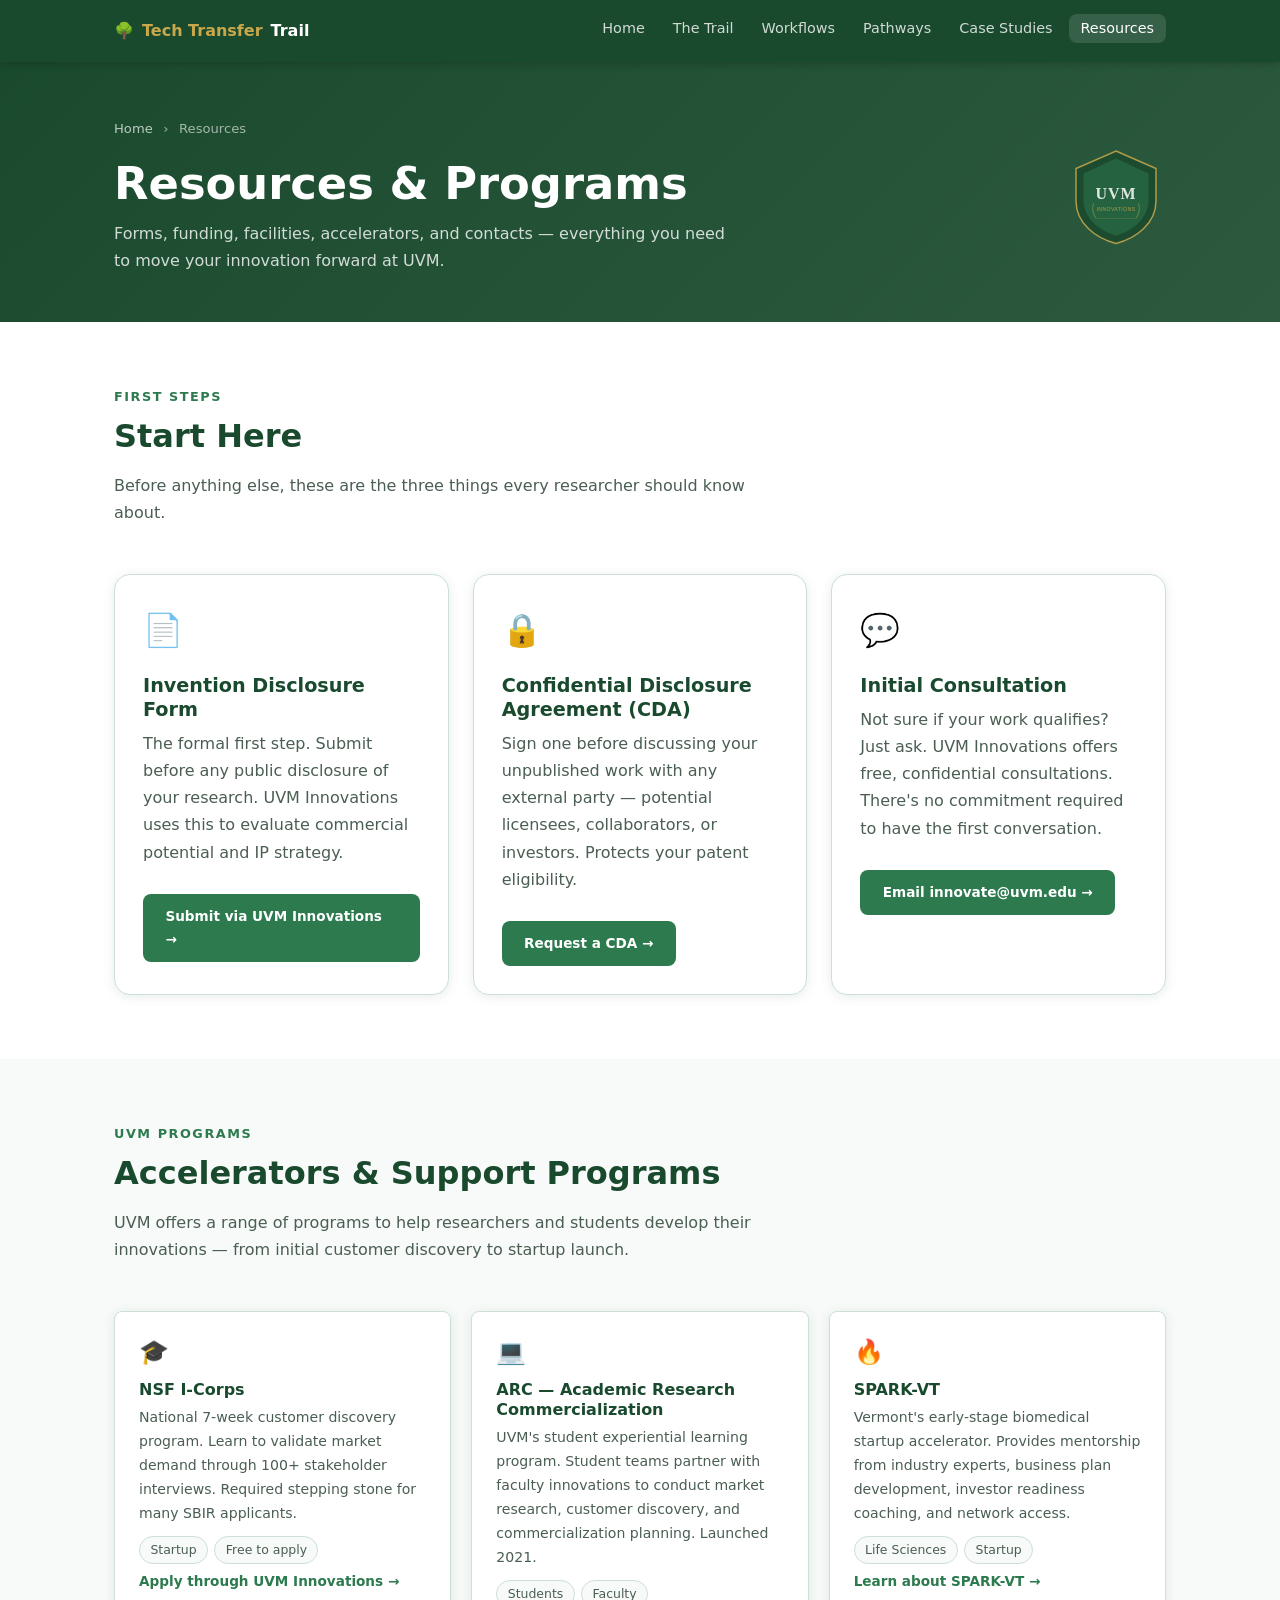
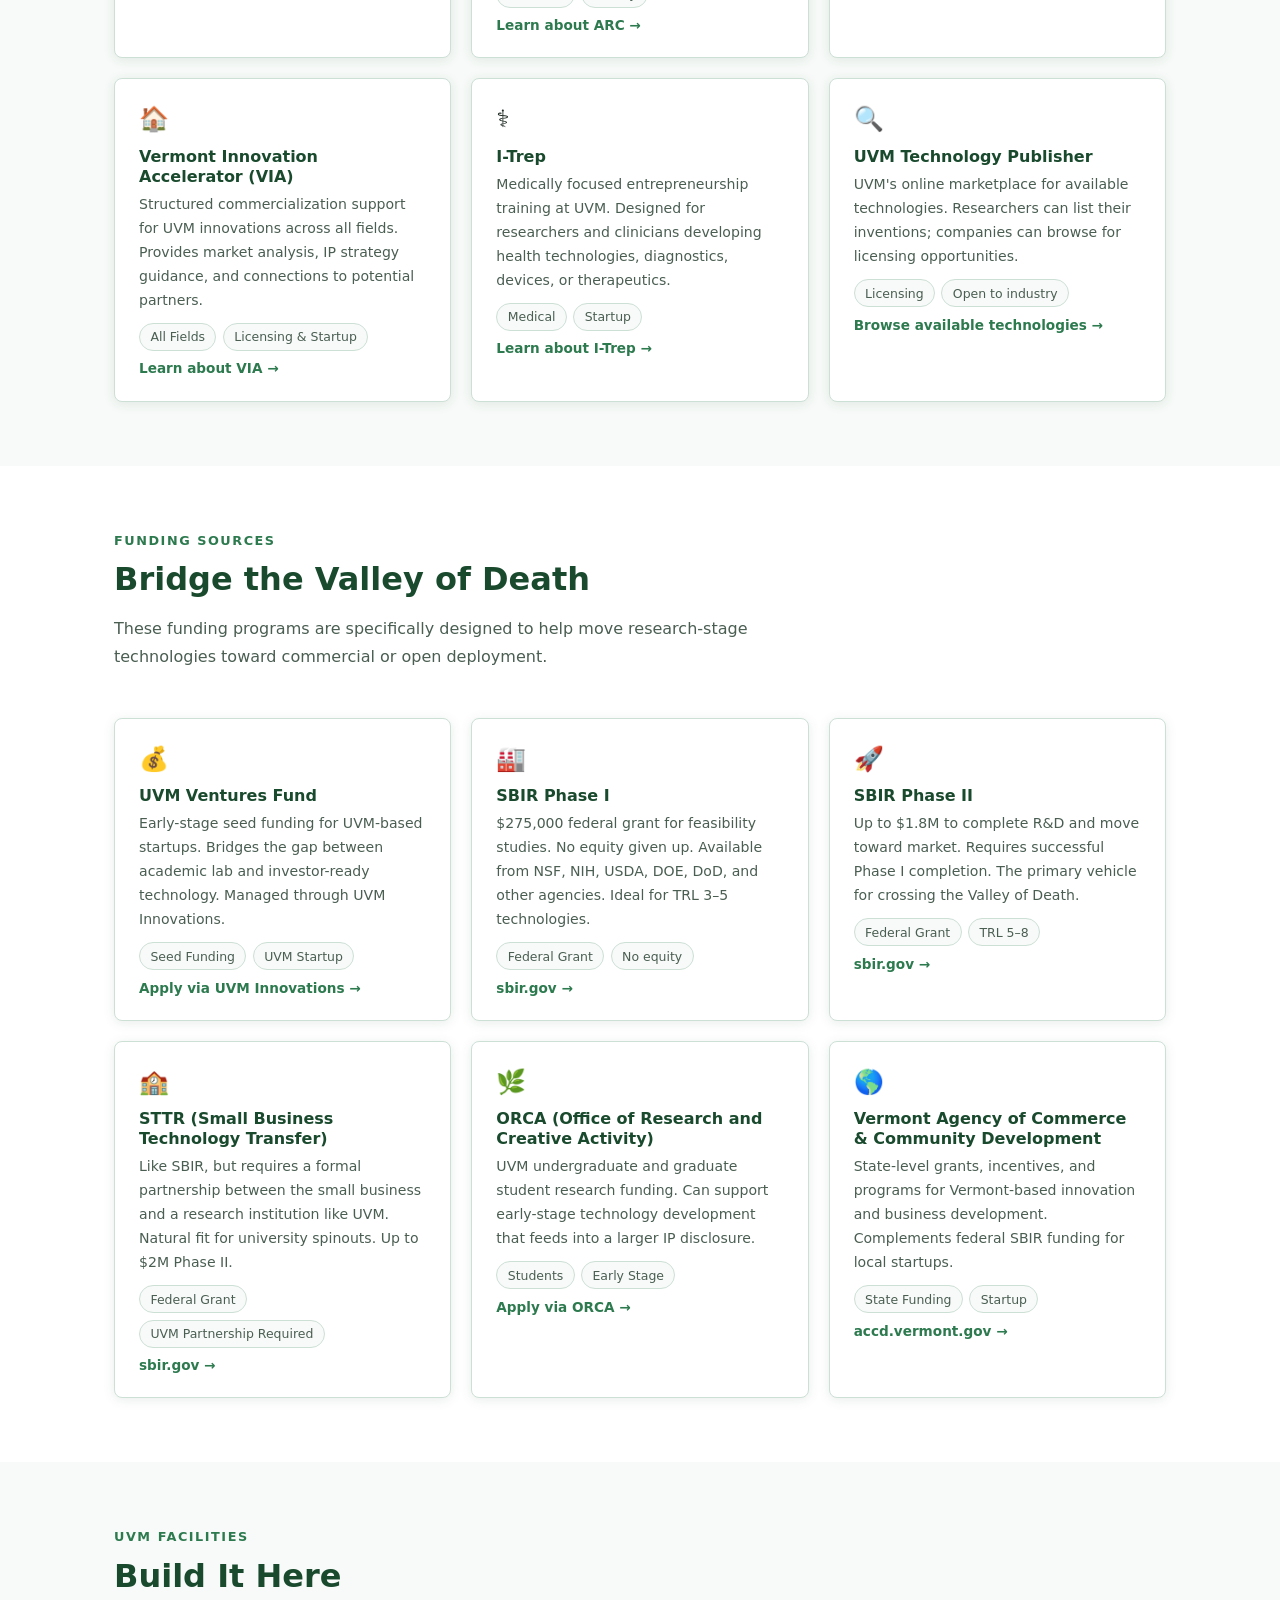
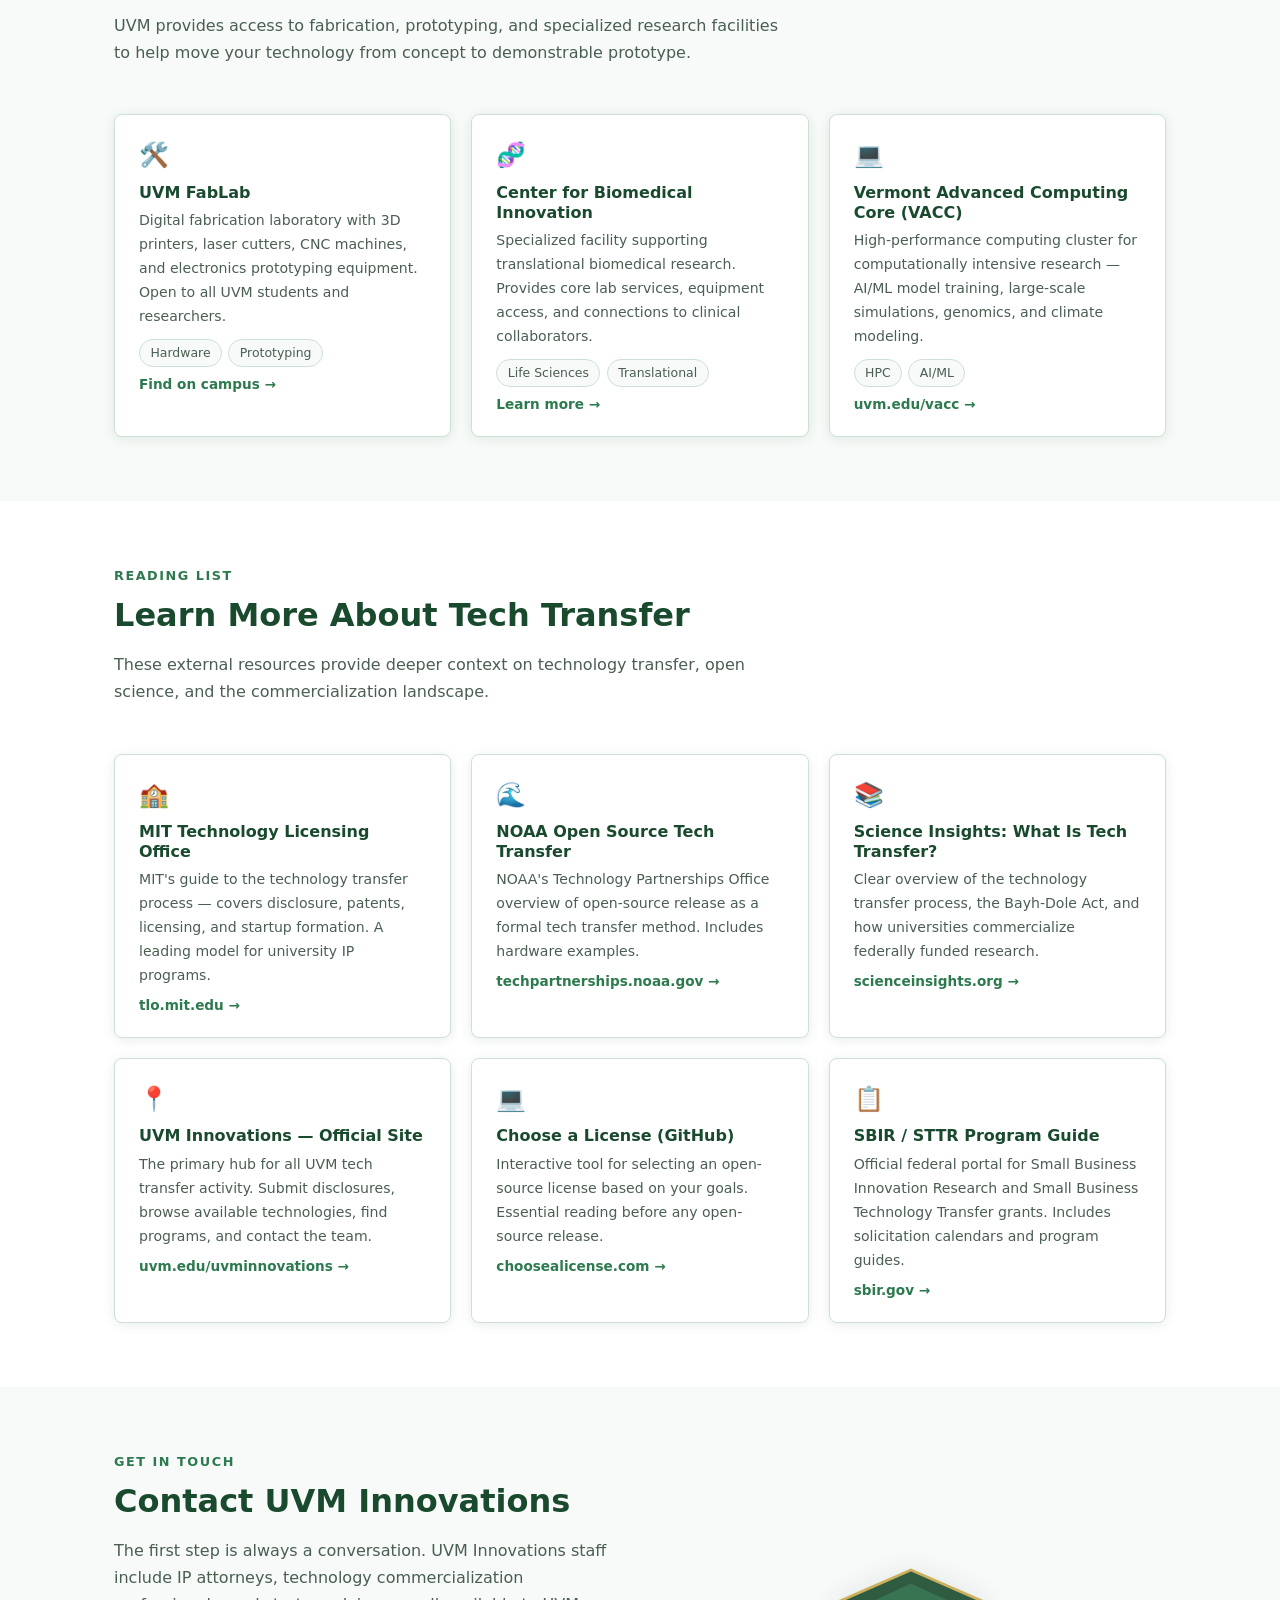
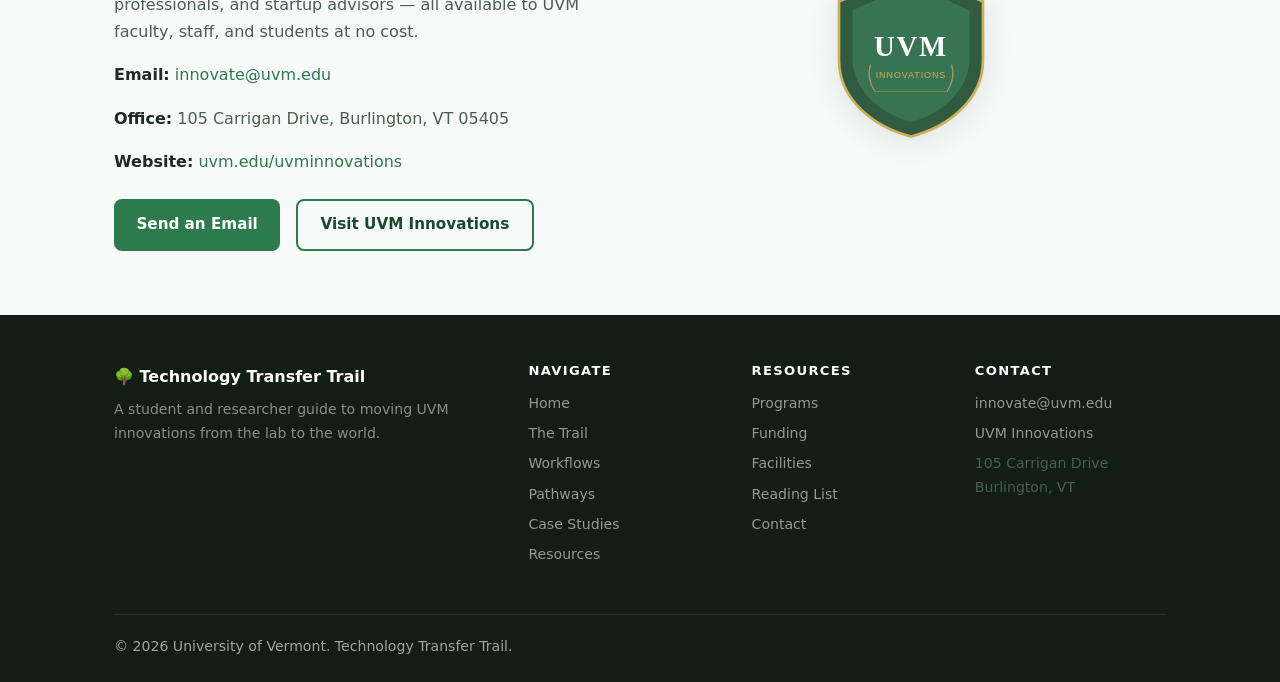
<file: resources.html>
<!DOCTYPE html>
<html lang="en">
<head>
  <meta charset="UTF-8">
  <meta name="viewport" content="width=device-width, initial-scale=1.0">
  <title>Resources | Technology Transfer Trail</title>
  <meta name="description" content="Forms, programs, funding sources, facilities, and contacts for UVM researchers navigating the technology transfer process.">
  <link rel="stylesheet" href="css/style.css">
</head>
<body>

  <nav class="site-nav">
    <div class="container">
      <a class="nav-brand" href="index.html">&#127795; <span>Tech Transfer</span> Trail</a>
      <ul class="nav-links">
        <li><a href="index.html">Home</a></li>
        <li><a href="trail.html">The Trail</a></li>
        <li><a href="workflows.html">Workflows</a></li>
        <li><a href="pathways.html">Pathways</a></li>
        <li><a href="case-studies.html">Case Studies</a></li>
        <li><a href="resources.html" class="active">Resources</a></li>
      </ul>
    </div>
  </nav>

  <div class="page-header">
    <div class="container" style="display:grid; grid-template-columns:1fr auto; gap:2rem; align-items:center;">
      <div>
        <nav class="breadcrumb"><a href="index.html">Home</a> <span>&rsaquo;</span> Resources</nav>
        <h1>Resources &amp; Programs</h1>
        <p>Forms, funding, facilities, accelerators, and contacts — everything you need
           to move your innovation forward at UVM.</p>
      </div>
      <img src="img/uvm-badge.svg" alt="UVM Innovations" style="width:100px; opacity:0.85;">
    </div>
  </div>

  <!-- QUICK START -->
  <section class="section section--alt">
    <div class="container">
      <div class="section-intro">
        <p class="section-label">First Steps</p>
        <h2>Start Here</h2>
        <p>Before anything else, these are the three things every researcher should know about.</p>
      </div>
      <div class="three-col">
        <div class="card">
          <div class="card-icon">&#128196;</div>
          <h3>Invention Disclosure Form</h3>
          <p>The formal first step. Submit before any public disclosure of your research.
          UVM Innovations uses this to evaluate commercial potential and IP strategy.</p>
          <a href="https://www.uvm.edu/uvminnovations" target="_blank" rel="noopener" class="btn btn-green" style="margin-top:0.75rem; font-size:0.85rem;">Submit via UVM Innovations &rarr;</a>
        </div>
        <div class="card">
          <div class="card-icon">&#128274;</div>
          <h3>Confidential Disclosure Agreement (CDA)</h3>
          <p>Sign one before discussing your unpublished work with any external party —
          potential licensees, collaborators, or investors. Protects your patent eligibility.</p>
          <a href="mailto:innovate@uvm.edu" class="btn btn-green" style="margin-top:0.75rem; font-size:0.85rem;">Request a CDA &rarr;</a>
        </div>
        <div class="card">
          <div class="card-icon">&#128172;</div>
          <h3>Initial Consultation</h3>
          <p>Not sure if your work qualifies? Just ask. UVM Innovations offers free,
          confidential consultations. There's no commitment required to have the first conversation.</p>
          <a href="mailto:innovate@uvm.edu" class="btn btn-green" style="margin-top:0.75rem; font-size:0.85rem;">Email innovate@uvm.edu &rarr;</a>
        </div>
      </div>
    </div>
  </section>

  <!-- PROGRAMS -->
  <section class="section" id="programs">
    <div class="container">
      <div class="section-intro">
        <p class="section-label">UVM Programs</p>
        <h2>Accelerators &amp; Support Programs</h2>
        <p>UVM offers a range of programs to help researchers and students develop their
        innovations — from initial customer discovery to startup launch.</p>
      </div>
      <div class="resource-grid">

        <div class="resource-card">
          <span class="icon">&#127891;</span>
          <h3>NSF I-Corps</h3>
          <p>National 7-week customer discovery program. Learn to validate market demand through 100+
          stakeholder interviews. Required stepping stone for many SBIR applicants.</p>
          <div style="display:flex; gap:0.4rem; flex-wrap:wrap; margin-top:0.25rem;">
            <span class="chip">Startup</span>
            <span class="chip">Free to apply</span>
          </div>
          <a href="https://www.uvm.edu/uvminnovations" target="_blank" rel="noopener">Apply through UVM Innovations &rarr;</a>
        </div>

        <div class="resource-card">
          <span class="icon">&#128187;</span>
          <h3>ARC — Academic Research Commercialization</h3>
          <p>UVM's student experiential learning program. Student teams partner with faculty innovations
          to conduct market research, customer discovery, and commercialization planning. Launched 2021.</p>
          <div style="display:flex; gap:0.4rem; flex-wrap:wrap; margin-top:0.25rem;">
            <span class="chip">Students</span>
            <span class="chip">Faculty</span>
          </div>
          <a href="https://www.uvm.edu/uvminnovations" target="_blank" rel="noopener">Learn about ARC &rarr;</a>
        </div>

        <div class="resource-card">
          <span class="icon">&#128293;</span>
          <h3>SPARK-VT</h3>
          <p>Vermont's early-stage biomedical startup accelerator. Provides mentorship from industry
          experts, business plan development, investor readiness coaching, and network access.</p>
          <div style="display:flex; gap:0.4rem; flex-wrap:wrap; margin-top:0.25rem;">
            <span class="chip">Life Sciences</span>
            <span class="chip">Startup</span>
          </div>
          <a href="https://www.uvm.edu/uvminnovations" target="_blank" rel="noopener">Learn about SPARK-VT &rarr;</a>
        </div>

        <div class="resource-card">
          <span class="icon">&#127968;</span>
          <h3>Vermont Innovation Accelerator (VIA)</h3>
          <p>Structured commercialization support for UVM innovations across all fields. Provides
          market analysis, IP strategy guidance, and connections to potential partners.</p>
          <div style="display:flex; gap:0.4rem; flex-wrap:wrap; margin-top:0.25rem;">
            <span class="chip">All Fields</span>
            <span class="chip">Licensing &amp; Startup</span>
          </div>
          <a href="https://www.uvm.edu/uvminnovations" target="_blank" rel="noopener">Learn about VIA &rarr;</a>
        </div>

        <div class="resource-card">
          <span class="icon">&#9877;&#65039;</span>
          <h3>I-Trep</h3>
          <p>Medically focused entrepreneurship training at UVM. Designed for researchers and
          clinicians developing health technologies, diagnostics, devices, or therapeutics.</p>
          <div style="display:flex; gap:0.4rem; flex-wrap:wrap; margin-top:0.25rem;">
            <span class="chip">Medical</span>
            <span class="chip">Startup</span>
          </div>
          <a href="https://www.uvm.edu/uvminnovations" target="_blank" rel="noopener">Learn about I-Trep &rarr;</a>
        </div>

        <div class="resource-card">
          <span class="icon">&#128269;</span>
          <h3>UVM Technology Publisher</h3>
          <p>UVM's online marketplace for available technologies. Researchers can list their
          inventions; companies can browse for licensing opportunities.</p>
          <div style="display:flex; gap:0.4rem; flex-wrap:wrap; margin-top:0.25rem;">
            <span class="chip">Licensing</span>
            <span class="chip">Open to industry</span>
          </div>
          <a href="https://uvm.technologypublisher.com" target="_blank" rel="noopener">Browse available technologies &rarr;</a>
        </div>

      </div>
    </div>
  </section>

  <!-- FUNDING -->
  <section class="section section--alt" id="funding">
    <div class="container">
      <div class="section-intro">
        <p class="section-label">Funding Sources</p>
        <h2>Bridge the Valley of Death</h2>
        <p>These funding programs are specifically designed to help move research-stage
        technologies toward commercial or open deployment.</p>
      </div>
      <div class="resource-grid">

        <div class="resource-card">
          <span class="icon">&#128176;</span>
          <h3>UVM Ventures Fund</h3>
          <p>Early-stage seed funding for UVM-based startups. Bridges the gap between academic
          lab and investor-ready technology. Managed through UVM Innovations.</p>
          <div style="display:flex; gap:0.4rem; flex-wrap:wrap; margin-top:0.25rem;">
            <span class="chip">Seed Funding</span>
            <span class="chip">UVM Startup</span>
          </div>
          <a href="mailto:innovate@uvm.edu">Apply via UVM Innovations &rarr;</a>
        </div>

        <div class="resource-card">
          <span class="icon">&#127981;</span>
          <h3>SBIR Phase I</h3>
          <p>$275,000 federal grant for feasibility studies. No equity given up. Available
          from NSF, NIH, USDA, DOE, DoD, and other agencies. Ideal for TRL 3&ndash;5 technologies.</p>
          <div style="display:flex; gap:0.4rem; flex-wrap:wrap; margin-top:0.25rem;">
            <span class="chip">Federal Grant</span>
            <span class="chip">No equity</span>
          </div>
          <a href="https://www.sbir.gov" target="_blank" rel="noopener">sbir.gov &rarr;</a>
        </div>

        <div class="resource-card">
          <span class="icon">&#128640;</span>
          <h3>SBIR Phase II</h3>
          <p>Up to $1.8M to complete R&amp;D and move toward market. Requires successful Phase I
          completion. The primary vehicle for crossing the Valley of Death.</p>
          <div style="display:flex; gap:0.4rem; flex-wrap:wrap; margin-top:0.25rem;">
            <span class="chip">Federal Grant</span>
            <span class="chip">TRL 5&ndash;8</span>
          </div>
          <a href="https://www.sbir.gov" target="_blank" rel="noopener">sbir.gov &rarr;</a>
        </div>

        <div class="resource-card">
          <span class="icon">&#127979;</span>
          <h3>STTR (Small Business Technology Transfer)</h3>
          <p>Like SBIR, but requires a formal partnership between the small business and a
          research institution like UVM. Natural fit for university spinouts. Up to $2M Phase II.</p>
          <div style="display:flex; gap:0.4rem; flex-wrap:wrap; margin-top:0.25rem;">
            <span class="chip">Federal Grant</span>
            <span class="chip">UVM Partnership Required</span>
          </div>
          <a href="https://www.sbir.gov" target="_blank" rel="noopener">sbir.gov &rarr;</a>
        </div>

        <div class="resource-card">
          <span class="icon">&#127807;</span>
          <h3>ORCA (Office of Research and Creative Activity)</h3>
          <p>UVM undergraduate and graduate student research funding. Can support early-stage
          technology development that feeds into a larger IP disclosure.</p>
          <div style="display:flex; gap:0.4rem; flex-wrap:wrap; margin-top:0.25rem;">
            <span class="chip">Students</span>
            <span class="chip">Early Stage</span>
          </div>
          <a href="https://www.uvm.edu/ovpr/orca" target="_blank" rel="noopener">Apply via ORCA &rarr;</a>
        </div>

        <div class="resource-card">
          <span class="icon">&#127758;</span>
          <h3>Vermont Agency of Commerce &amp; Community Development</h3>
          <p>State-level grants, incentives, and programs for Vermont-based innovation and
          business development. Complements federal SBIR funding for local startups.</p>
          <div style="display:flex; gap:0.4rem; flex-wrap:wrap; margin-top:0.25rem;">
            <span class="chip">State Funding</span>
            <span class="chip">Startup</span>
          </div>
          <a href="https://accd.vermont.gov" target="_blank" rel="noopener">accd.vermont.gov &rarr;</a>
        </div>

      </div>
    </div>
  </section>

  <!-- FACILITIES -->
  <section class="section" id="facilities">
    <div class="container">
      <div class="section-intro">
        <p class="section-label">UVM Facilities</p>
        <h2>Build It Here</h2>
        <p>UVM provides access to fabrication, prototyping, and specialized research facilities
        to help move your technology from concept to demonstrable prototype.</p>
      </div>
      <div class="resource-grid">

        <div class="resource-card">
          <span class="icon">&#128736;&#65039;</span>
          <h3>UVM FabLab</h3>
          <p>Digital fabrication laboratory with 3D printers, laser cutters, CNC machines, and
          electronics prototyping equipment. Open to all UVM students and researchers.</p>
          <div style="display:flex; gap:0.4rem; flex-wrap:wrap; margin-top:0.25rem;">
            <span class="chip">Hardware</span>
            <span class="chip">Prototyping</span>
          </div>
          <a href="https://www.uvm.edu" target="_blank" rel="noopener">Find on campus &rarr;</a>
        </div>

        <div class="resource-card">
          <span class="icon">&#129516;</span>
          <h3>Center for Biomedical Innovation</h3>
          <p>Specialized facility supporting translational biomedical research. Provides core
          lab services, equipment access, and connections to clinical collaborators.</p>
          <div style="display:flex; gap:0.4rem; flex-wrap:wrap; margin-top:0.25rem;">
            <span class="chip">Life Sciences</span>
            <span class="chip">Translational</span>
          </div>
          <a href="https://www.uvm.edu" target="_blank" rel="noopener">Learn more &rarr;</a>
        </div>

        <div class="resource-card">
          <span class="icon">&#128187;</span>
          <h3>Vermont Advanced Computing Core (VACC)</h3>
          <p>High-performance computing cluster for computationally intensive research —
          AI/ML model training, large-scale simulations, genomics, and climate modeling.</p>
          <div style="display:flex; gap:0.4rem; flex-wrap:wrap; margin-top:0.25rem;">
            <span class="chip">HPC</span>
            <span class="chip">AI/ML</span>
          </div>
          <a href="https://www.uvm.edu/vacc" target="_blank" rel="noopener">uvm.edu/vacc &rarr;</a>
        </div>

      </div>
    </div>
  </section>

  <!-- REFERENCE GUIDES -->
  <section class="section section--alt" id="guides">
    <div class="container">
      <div class="section-intro">
        <p class="section-label">Reading List</p>
        <h2>Learn More About Tech Transfer</h2>
        <p>These external resources provide deeper context on technology transfer, open science,
        and the commercialization landscape.</p>
      </div>
      <div class="resource-grid">

        <div class="resource-card">
          <span class="icon">&#127979;</span>
          <h3>MIT Technology Licensing Office</h3>
          <p>MIT's guide to the technology transfer process — covers disclosure, patents, licensing,
          and startup formation. A leading model for university IP programs.</p>
          <a href="https://tlo.mit.edu/understand-ip/technology-transfer-overview" target="_blank" rel="noopener">tlo.mit.edu &rarr;</a>
        </div>

        <div class="resource-card">
          <span class="icon">&#127754;</span>
          <h3>NOAA Open Source Tech Transfer</h3>
          <p>NOAA's Technology Partnerships Office overview of open-source release as a formal
          tech transfer method. Includes hardware examples.</p>
          <a href="https://techpartnerships.noaa.gov/techtransfer/open-source" target="_blank" rel="noopener">techpartnerships.noaa.gov &rarr;</a>
        </div>

        <div class="resource-card">
          <span class="icon">&#128218;</span>
          <h3>Science Insights: What Is Tech Transfer?</h3>
          <p>Clear overview of the technology transfer process, the Bayh-Dole Act, and how
          universities commercialize federally funded research.</p>
          <a href="https://scienceinsights.org/what-is-technology-transfer-and-how-does-it-work/" target="_blank" rel="noopener">scienceinsights.org &rarr;</a>
        </div>

        <div class="resource-card">
          <span class="icon">&#128205;</span>
          <h3>UVM Innovations — Official Site</h3>
          <p>The primary hub for all UVM tech transfer activity. Submit disclosures, browse
          available technologies, find programs, and contact the team.</p>
          <a href="https://www.uvm.edu/uvminnovations" target="_blank" rel="noopener">uvm.edu/uvminnovations &rarr;</a>
        </div>

        <div class="resource-card">
          <span class="icon">&#128187;</span>
          <h3>Choose a License (GitHub)</h3>
          <p>Interactive tool for selecting an open-source license based on your goals.
          Essential reading before any open-source release.</p>
          <a href="https://choosealicense.com" target="_blank" rel="noopener">choosealicense.com &rarr;</a>
        </div>

        <div class="resource-card">
          <span class="icon">&#128203;</span>
          <h3>SBIR / STTR Program Guide</h3>
          <p>Official federal portal for Small Business Innovation Research and Small Business
          Technology Transfer grants. Includes solicitation calendars and program guides.</p>
          <a href="https://www.sbir.gov" target="_blank" rel="noopener">sbir.gov &rarr;</a>
        </div>

      </div>
    </div>
  </section>

  <!-- CONTACT -->
  <section class="section" id="contact">
    <div class="container">
      <div class="two-col" style="align-items:center;">
        <div>
          <p class="section-label">Get In Touch</p>
          <h2>Contact UVM Innovations</h2>
          <p>The first step is always a conversation. UVM Innovations staff include IP attorneys,
          technology commercialization professionals, and startup advisors — all available to
          UVM faculty, staff, and students at no cost.</p>
          <p><strong>Email:</strong> <a href="mailto:innovate@uvm.edu">innovate@uvm.edu</a></p>
          <p><strong>Office:</strong> 105 Carrigan Drive, Burlington, VT 05405</p>
          <p><strong>Website:</strong> <a href="https://www.uvm.edu/uvminnovations" target="_blank" rel="noopener">uvm.edu/uvminnovations</a></p>
          <div style="margin-top:1.5rem; display:flex; gap:1rem; flex-wrap:wrap;">
            <a href="mailto:innovate@uvm.edu" class="btn btn-green">Send an Email</a>
            <a href="https://www.uvm.edu/uvminnovations" class="btn btn-outline" style="color:var(--green-dark); border-color:var(--green-mid);" target="_blank" rel="noopener">Visit UVM Innovations</a>
          </div>
        </div>
        <div style="display:flex; justify-content:center;">
          <img src="img/uvm-badge.svg" alt="UVM Innovations badge"
               style="width:180px; opacity:0.9; filter: drop-shadow(0 4px 16px rgba(26,74,46,0.15));">
        </div>
      </div>
    </div>
  </section>

  <footer class="site-footer">
    <div class="container">
      <div class="footer-grid">
        <div class="footer-brand">
          <strong>&#127795; Technology Transfer Trail</strong>
          <p>A student and researcher guide to moving UVM innovations from the lab to the world.</p>
        </div>
        <div class="footer-col">
          <h4>Navigate</h4>
          <ul>
            <li><a href="index.html">Home</a></li>
            <li><a href="trail.html">The Trail</a></li>
            <li><a href="workflows.html">Workflows</a></li>
            <li><a href="pathways.html">Pathways</a></li>
            <li><a href="case-studies.html">Case Studies</a></li>
            <li><a href="resources.html">Resources</a></li>
          </ul>
        </div>
        <div class="footer-col">
          <h4>Resources</h4>
          <ul>
            <li><a href="#programs">Programs</a></li>
            <li><a href="#funding">Funding</a></li>
            <li><a href="#facilities">Facilities</a></li>
            <li><a href="#guides">Reading List</a></li>
            <li><a href="#contact">Contact</a></li>
          </ul>
        </div>
        <div class="footer-col">
          <h4>Contact</h4>
          <ul>
            <li><a href="mailto:innovate@uvm.edu">innovate@uvm.edu</a></li>
            <li><a href="https://www.uvm.edu/uvminnovations" target="_blank" rel="noopener">UVM Innovations</a></li>
            <li>105 Carrigan Drive<br>Burlington, VT</li>
          </ul>
        </div>
      </div>
      <div class="footer-bottom">
        <span>&copy; 2026 University of Vermont. Technology Transfer Trail.</span>
      </div>
    </div>
  </footer>

</body>
</html>
</file>
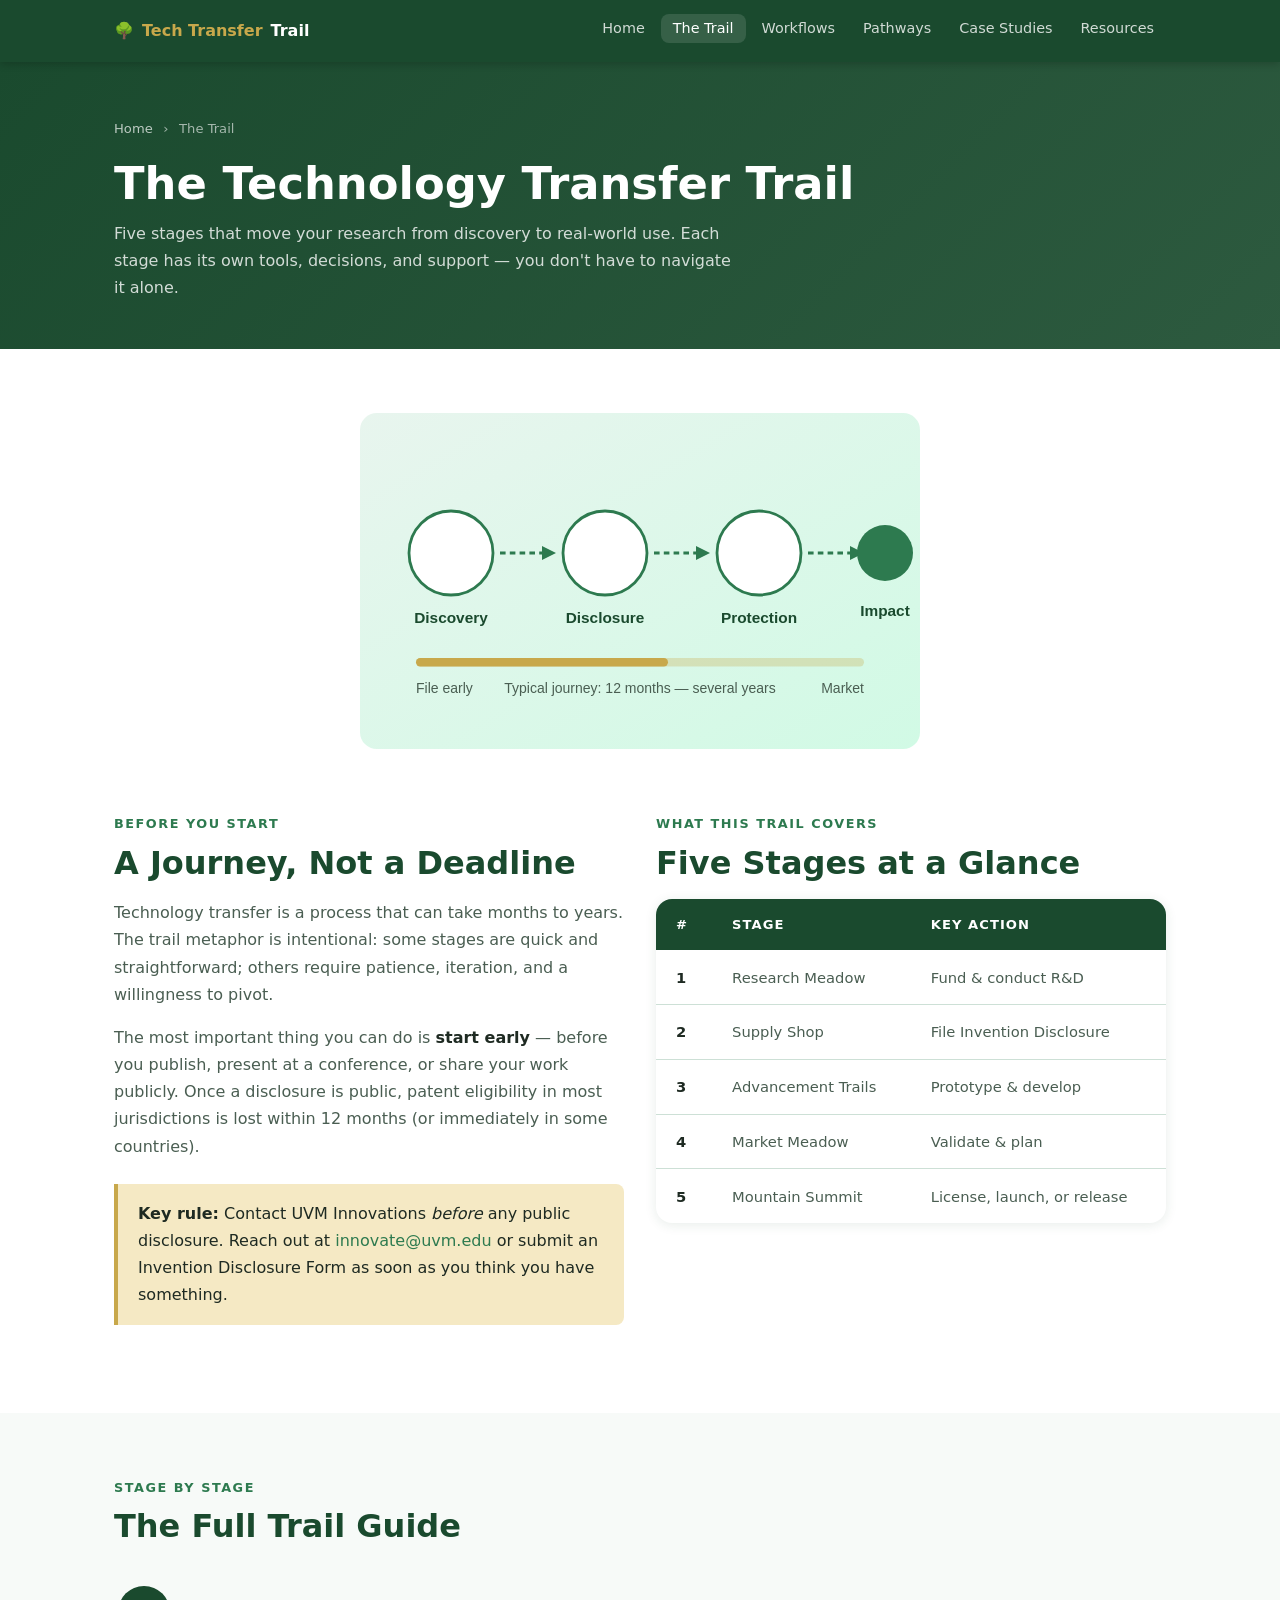
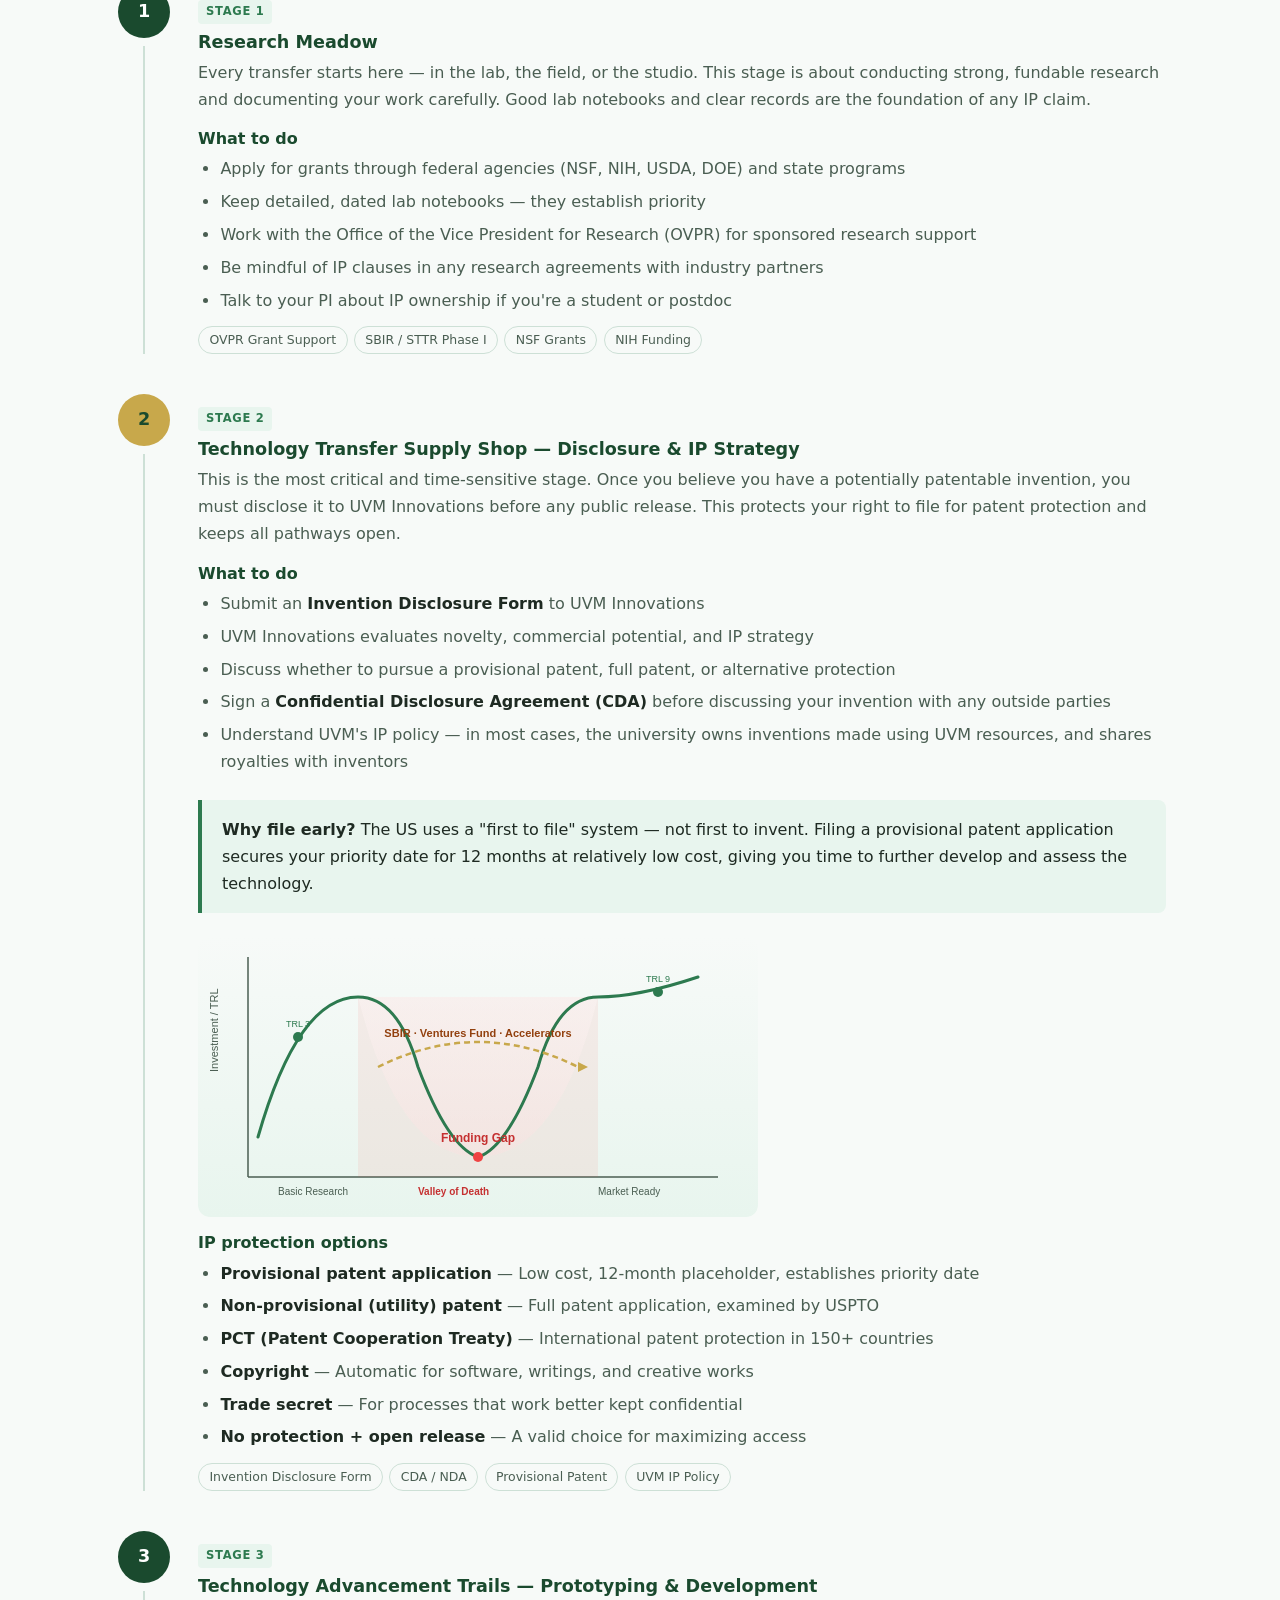
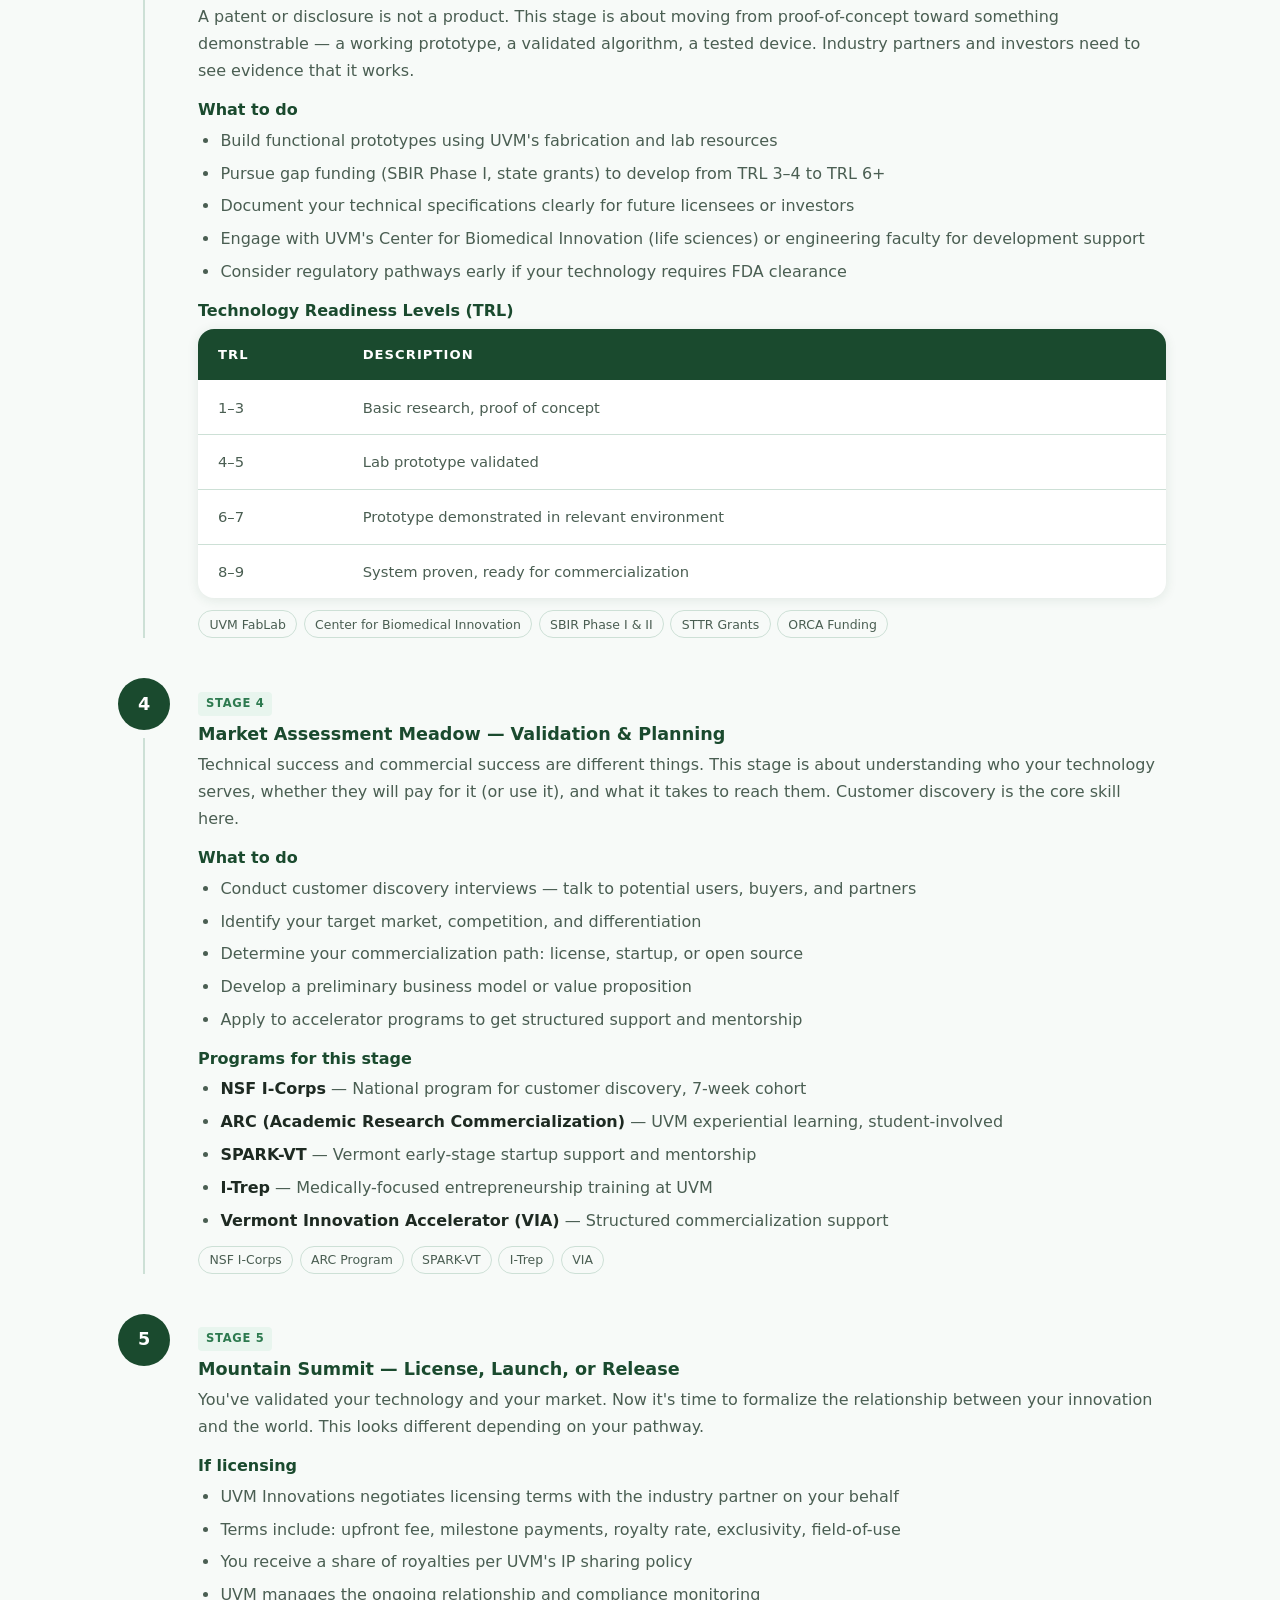
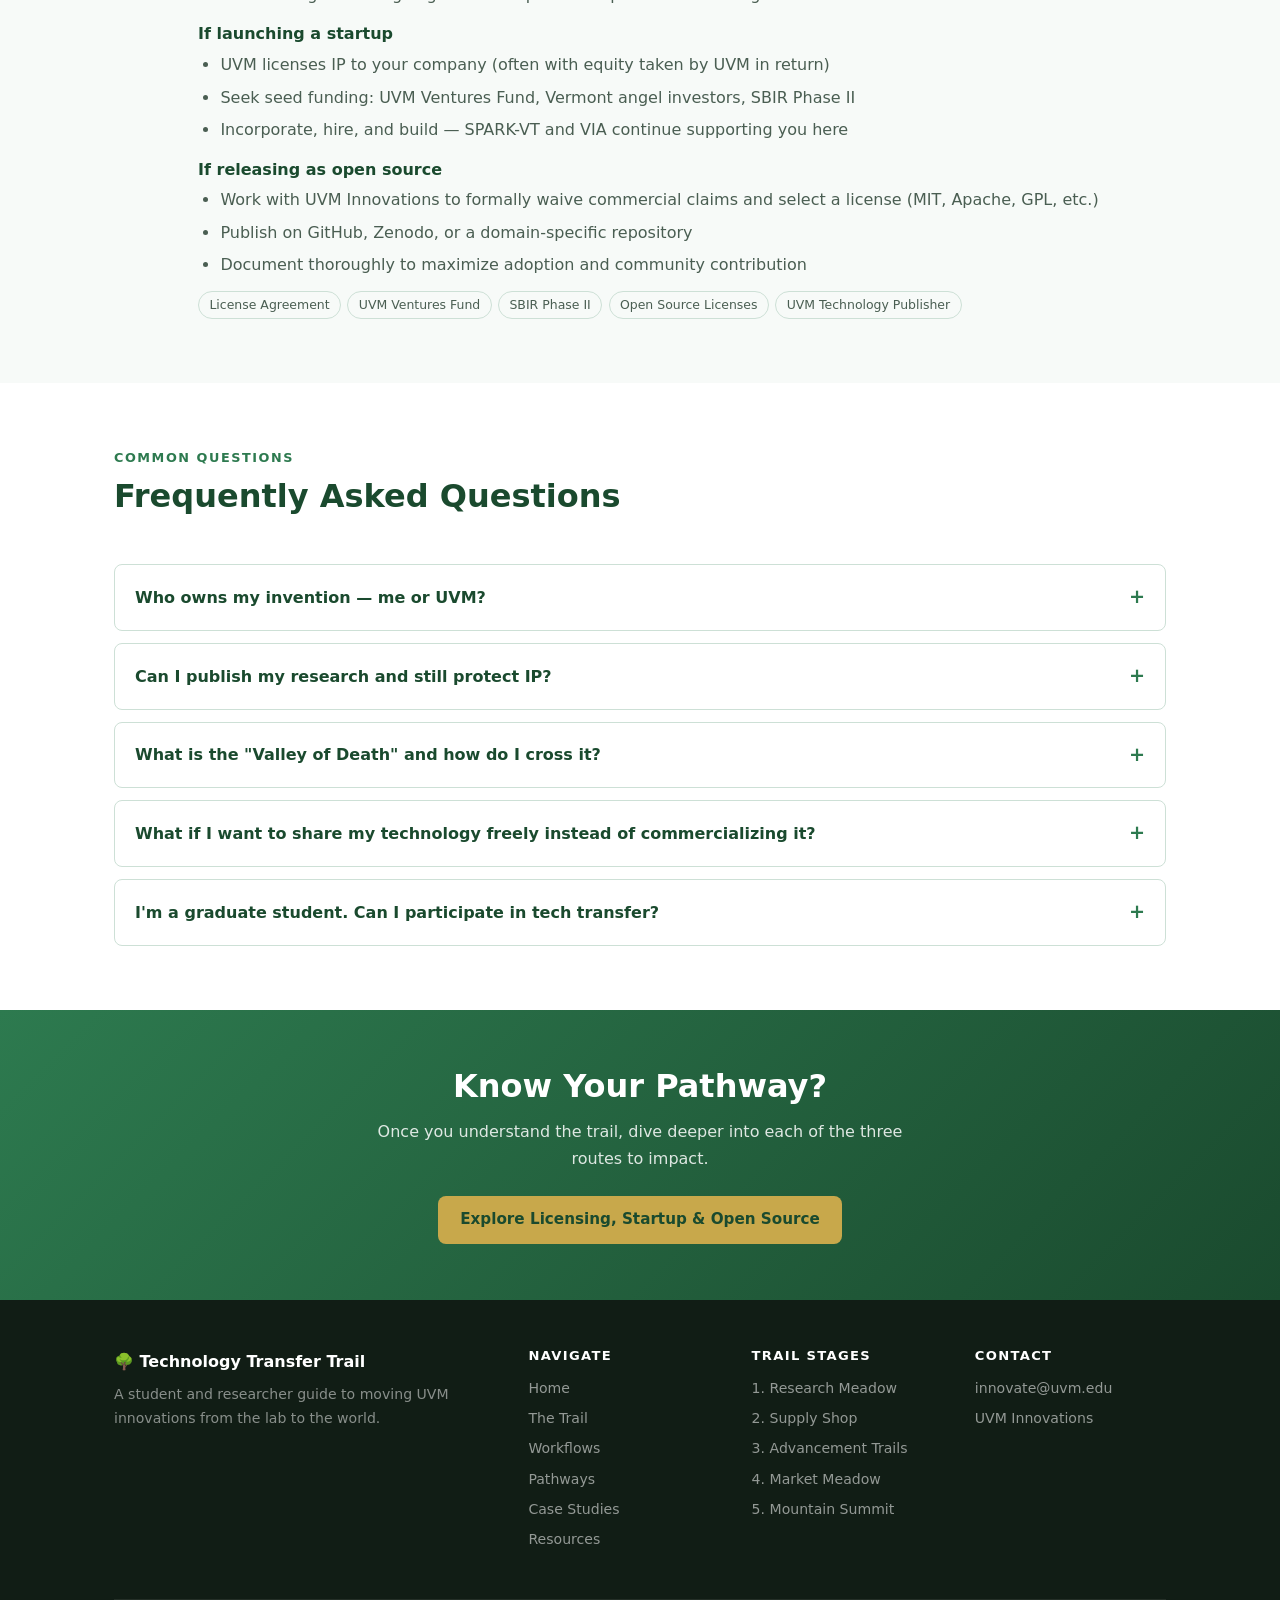
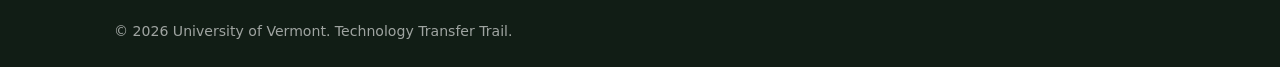
<file: trail.html>
<!DOCTYPE html>
<html lang="en">
<head>
  <meta charset="UTF-8">
  <meta name="viewport" content="width=device-width, initial-scale=1.0">
  <title>The Trail | Technology Transfer Trail</title>
  <meta name="description" content="A step-by-step guide through UVM's five-stage technology transfer process — from initial research to licensing, startup, or open-source release.">
  <link rel="stylesheet" href="css/style.css">
</head>
<body>

  <nav class="site-nav">
    <div class="container">
      <a class="nav-brand" href="index.html">&#127795; <span>Tech Transfer</span> Trail</a>
      <ul class="nav-links">
        <li><a href="index.html">Home</a></li>
        <li><a href="trail.html" class="active">The Trail</a></li>
        <li><a href="workflows.html">Workflows</a></li>
        <li><a href="pathways.html">Pathways</a></li>
        <li><a href="case-studies.html">Case Studies</a></li>
        <li><a href="resources.html">Resources</a></li>
      </ul>
    </div>
  </nav>

  <div class="page-header">
    <div class="container">
      <nav class="breadcrumb"><a href="index.html">Home</a> <span>&rsaquo;</span> The Trail</nav>
      <h1>The Technology Transfer Trail</h1>
      <p>Five stages that move your research from discovery to real-world use.
         Each stage has its own tools, decisions, and support — you don't have to navigate it alone.</p>
    </div>
  </div>

  <!-- PROCESS DIAGRAM -->
  <section class="section section--alt" style="padding-bottom: 0;">
    <div class="container" style="text-align:center;">
      <img src="img/process-disclosure.svg" alt="Four-step process: Discovery, Disclosure, Protection, Impact"
           style="max-width:560px; width:100%; margin:0 auto;">
    </div>
  </section>

  <!-- OVERVIEW -->
  <section class="section section--alt">
    <div class="container">
      <div class="two-col">
        <div>
          <p class="section-label">Before You Start</p>
          <h2>A Journey, Not a Deadline</h2>
          <p>Technology transfer is a process that can take months to years. The trail metaphor
          is intentional: some stages are quick and straightforward; others require patience,
          iteration, and a willingness to pivot.</p>
          <p>The most important thing you can do is <strong>start early</strong> — before you publish,
          present at a conference, or share your work publicly. Once a disclosure is public,
          patent eligibility in most jurisdictions is lost within 12 months (or immediately in
          some countries).</p>
          <div class="callout callout-gold">
            <p><strong>Key rule:</strong> Contact UVM Innovations <em>before</em> any public disclosure.
            Reach out at <a href="mailto:innovate@uvm.edu">innovate@uvm.edu</a> or submit an
            Invention Disclosure Form as soon as you think you have something.</p>
          </div>
        </div>
        <div>
          <p class="section-label">What This Trail Covers</p>
          <h2>Five Stages at a Glance</h2>
          <table class="process-table">
            <thead>
              <tr>
                <th>#</th>
                <th>Stage</th>
                <th>Key Action</th>
              </tr>
            </thead>
            <tbody>
              <tr>
                <td><strong>1</strong></td>
                <td>Research Meadow</td>
                <td>Fund &amp; conduct R&amp;D</td>
              </tr>
              <tr>
                <td><strong>2</strong></td>
                <td>Supply Shop</td>
                <td>File Invention Disclosure</td>
              </tr>
              <tr>
                <td><strong>3</strong></td>
                <td>Advancement Trails</td>
                <td>Prototype &amp; develop</td>
              </tr>
              <tr>
                <td><strong>4</strong></td>
                <td>Market Meadow</td>
                <td>Validate &amp; plan</td>
              </tr>
              <tr>
                <td><strong>5</strong></td>
                <td>Mountain Summit</td>
                <td>License, launch, or release</td>
              </tr>
            </tbody>
          </table>
        </div>
      </div>
    </div>
  </section>

  <!-- DETAILED STEPS -->
  <section class="section">
    <div class="container">
      <p class="section-label">Stage by Stage</p>
      <h2>The Full Trail Guide</h2>

      <div class="trail-steps" style="margin-top: 2.5rem;">

        <!-- STAGE 1 -->
        <div class="trail-step" id="stage-1">
          <div class="step-line">
            <div class="step-num">1</div>
          </div>
          <div class="step-body">
            <div class="step-badge">Stage 1</div>
            <h3>Research Meadow</h3>
            <p>Every transfer starts here — in the lab, the field, or the studio. This stage is about
            conducting strong, fundable research and documenting your work carefully. Good lab notebooks
            and clear records are the foundation of any IP claim.</p>

            <h4 style="margin-top:1rem; margin-bottom:0.4rem; color: var(--green-dark);">What to do</h4>
            <ul>
              <li>Apply for grants through federal agencies (NSF, NIH, USDA, DOE) and state programs</li>
              <li>Keep detailed, dated lab notebooks — they establish priority</li>
              <li>Work with the Office of the Vice President for Research (OVPR) for sponsored research support</li>
              <li>Be mindful of IP clauses in any research agreements with industry partners</li>
              <li>Talk to your PI about IP ownership if you're a student or postdoc</li>
            </ul>

            <div class="step-resources">
              <span class="chip">OVPR Grant Support</span>
              <span class="chip">SBIR / STTR Phase I</span>
              <span class="chip">NSF Grants</span>
              <span class="chip">NIH Funding</span>
            </div>
          </div>
        </div>

        <!-- STAGE 2 -->
        <div class="trail-step active" id="stage-2">
          <div class="step-line">
            <div class="step-num">2</div>
          </div>
          <div class="step-body">
            <div class="step-badge">Stage 2</div>
            <h3>Technology Transfer Supply Shop — Disclosure &amp; IP Strategy</h3>
            <p>This is the most critical and time-sensitive stage. Once you believe you have a
            potentially patentable invention, you must disclose it to UVM Innovations before
            any public release. This protects your right to file for patent protection and
            keeps all pathways open.</p>

            <h4 style="margin-top:1rem; margin-bottom:0.4rem; color: var(--green-dark);">What to do</h4>
            <ul>
              <li>Submit an <strong>Invention Disclosure Form</strong> to UVM Innovations</li>
              <li>UVM Innovations evaluates novelty, commercial potential, and IP strategy</li>
              <li>Discuss whether to pursue a provisional patent, full patent, or alternative protection</li>
              <li>Sign a <strong>Confidential Disclosure Agreement (CDA)</strong> before discussing your
              invention with any outside parties</li>
              <li>Understand UVM's IP policy — in most cases, the university owns inventions made
              using UVM resources, and shares royalties with inventors</li>
            </ul>

            <div class="callout">
              <p><strong>Why file early?</strong> The US uses a "first to file" system — not first to
              invent. Filing a provisional patent application secures your priority date for 12 months
              at relatively low cost, giving you time to further develop and assess the technology.</p>
            </div>

            <img src="img/valley-of-death.svg" alt="Chart showing the Valley of Death funding gap between research and commercialization"
                 style="width:100%; max-width:560px; border-radius:10px; margin-top:1.25rem;">

            <h4 style="margin-top:1rem; margin-bottom:0.4rem; color: var(--green-dark);">IP protection options</h4>
            <ul>
              <li><strong>Provisional patent application</strong> — Low cost, 12-month placeholder, establishes priority date</li>
              <li><strong>Non-provisional (utility) patent</strong> — Full patent application, examined by USPTO</li>
              <li><strong>PCT (Patent Cooperation Treaty)</strong> — International patent protection in 150+ countries</li>
              <li><strong>Copyright</strong> — Automatic for software, writings, and creative works</li>
              <li><strong>Trade secret</strong> — For processes that work better kept confidential</li>
              <li><strong>No protection + open release</strong> — A valid choice for maximizing access</li>
            </ul>

            <div class="step-resources">
              <span class="chip">Invention Disclosure Form</span>
              <span class="chip">CDA / NDA</span>
              <span class="chip">Provisional Patent</span>
              <span class="chip">UVM IP Policy</span>
            </div>
          </div>
        </div>

        <!-- STAGE 3 -->
        <div class="trail-step" id="stage-3">
          <div class="step-line">
            <div class="step-num">3</div>
          </div>
          <div class="step-body">
            <div class="step-badge">Stage 3</div>
            <h3>Technology Advancement Trails — Prototyping &amp; Development</h3>
            <p>A patent or disclosure is not a product. This stage is about moving from proof-of-concept
            toward something demonstrable — a working prototype, a validated algorithm, a tested device.
            Industry partners and investors need to see evidence that it works.</p>

            <h4 style="margin-top:1rem; margin-bottom:0.4rem; color: var(--green-dark);">What to do</h4>
            <ul>
              <li>Build functional prototypes using UVM's fabrication and lab resources</li>
              <li>Pursue gap funding (SBIR Phase I, state grants) to develop from TRL 3&ndash;4 to TRL 6+</li>
              <li>Document your technical specifications clearly for future licensees or investors</li>
              <li>Engage with UVM's Center for Biomedical Innovation (life sciences) or engineering faculty for development support</li>
              <li>Consider regulatory pathways early if your technology requires FDA clearance</li>
            </ul>

            <h4 style="margin-top:1rem; margin-bottom:0.4rem; color: var(--green-dark);">Technology Readiness Levels (TRL)</h4>
            <table class="process-table" style="margin-top: 0.5rem;">
              <thead>
                <tr><th>TRL</th><th>Description</th></tr>
              </thead>
              <tbody>
                <tr><td>1&ndash;3</td><td>Basic research, proof of concept</td></tr>
                <tr><td>4&ndash;5</td><td>Lab prototype validated</td></tr>
                <tr><td>6&ndash;7</td><td>Prototype demonstrated in relevant environment</td></tr>
                <tr><td>8&ndash;9</td><td>System proven, ready for commercialization</td></tr>
              </tbody>
            </table>

            <div class="step-resources">
              <span class="chip">UVM FabLab</span>
              <span class="chip">Center for Biomedical Innovation</span>
              <span class="chip">SBIR Phase I &amp; II</span>
              <span class="chip">STTR Grants</span>
              <span class="chip">ORCA Funding</span>
            </div>
          </div>
        </div>

        <!-- STAGE 4 -->
        <div class="trail-step" id="stage-4">
          <div class="step-line">
            <div class="step-num">4</div>
          </div>
          <div class="step-body">
            <div class="step-badge">Stage 4</div>
            <h3>Market Assessment Meadow — Validation &amp; Planning</h3>
            <p>Technical success and commercial success are different things. This stage is about
            understanding who your technology serves, whether they will pay for it (or use it),
            and what it takes to reach them. Customer discovery is the core skill here.</p>

            <h4 style="margin-top:1rem; margin-bottom:0.4rem; color: var(--green-dark);">What to do</h4>
            <ul>
              <li>Conduct customer discovery interviews — talk to potential users, buyers, and partners</li>
              <li>Identify your target market, competition, and differentiation</li>
              <li>Determine your commercialization path: license, startup, or open source</li>
              <li>Develop a preliminary business model or value proposition</li>
              <li>Apply to accelerator programs to get structured support and mentorship</li>
            </ul>

            <h4 style="margin-top:1rem; margin-bottom:0.4rem; color: var(--green-dark);">Programs for this stage</h4>
            <ul>
              <li><strong>NSF I-Corps</strong> — National program for customer discovery, 7-week cohort</li>
              <li><strong>ARC (Academic Research Commercialization)</strong> — UVM experiential learning, student-involved</li>
              <li><strong>SPARK-VT</strong> — Vermont early-stage startup support and mentorship</li>
              <li><strong>I-Trep</strong> — Medically-focused entrepreneurship training at UVM</li>
              <li><strong>Vermont Innovation Accelerator (VIA)</strong> — Structured commercialization support</li>
            </ul>

            <div class="step-resources">
              <span class="chip">NSF I-Corps</span>
              <span class="chip">ARC Program</span>
              <span class="chip">SPARK-VT</span>
              <span class="chip">I-Trep</span>
              <span class="chip">VIA</span>
            </div>
          </div>
        </div>

        <!-- STAGE 5 -->
        <div class="trail-step" id="stage-5">
          <div class="step-line">
            <div class="step-num">5</div>
          </div>
          <div class="step-body">
            <div class="step-badge">Stage 5</div>
            <h3>Mountain Summit — License, Launch, or Release</h3>
            <p>You've validated your technology and your market. Now it's time to formalize the
            relationship between your innovation and the world. This looks different depending
            on your pathway.</p>

            <h4 style="margin-top:1rem; margin-bottom:0.4rem; color: var(--green-dark);">If licensing</h4>
            <ul>
              <li>UVM Innovations negotiates licensing terms with the industry partner on your behalf</li>
              <li>Terms include: upfront fee, milestone payments, royalty rate, exclusivity, field-of-use</li>
              <li>You receive a share of royalties per UVM's IP sharing policy</li>
              <li>UVM manages the ongoing relationship and compliance monitoring</li>
            </ul>

            <h4 style="margin-top:1rem; margin-bottom:0.4rem; color: var(--green-dark);">If launching a startup</h4>
            <ul>
              <li>UVM licenses IP to your company (often with equity taken by UVM in return)</li>
              <li>Seek seed funding: UVM Ventures Fund, Vermont angel investors, SBIR Phase II</li>
              <li>Incorporate, hire, and build — SPARK-VT and VIA continue supporting you here</li>
            </ul>

            <h4 style="margin-top:1rem; margin-bottom:0.4rem; color: var(--green-dark);">If releasing as open source</h4>
            <ul>
              <li>Work with UVM Innovations to formally waive commercial claims and select a license (MIT, Apache, GPL, etc.)</li>
              <li>Publish on GitHub, Zenodo, or a domain-specific repository</li>
              <li>Document thoroughly to maximize adoption and community contribution</li>
            </ul>

            <div class="step-resources">
              <span class="chip">License Agreement</span>
              <span class="chip">UVM Ventures Fund</span>
              <span class="chip">SBIR Phase II</span>
              <span class="chip">Open Source Licenses</span>
              <span class="chip">UVM Technology Publisher</span>
            </div>
          </div>
        </div>

      </div>
    </div>
  </section>

  <!-- FAQ -->
  <section class="section section--alt">
    <div class="container">
      <div class="section-intro">
        <p class="section-label">Common Questions</p>
        <h2>Frequently Asked Questions</h2>
      </div>
      <div class="faq-list">

        <details class="faq-item">
          <summary class="faq-q">Who owns my invention — me or UVM?</summary>
          <div class="faq-a">
            <p>Under UVM's IP policy, inventions made using UVM resources, funding, or within the
            scope of your employment or research affiliation are generally owned by the University.
            However, UVM shares royalties with inventors — typically the inventor(s) receive a
            significant percentage of net licensing revenue. Students may have more flexibility,
            especially for inventions developed independently. Talk to UVM Innovations early to
            clarify ownership before it becomes a problem.</p>
          </div>
        </details>

        <details class="faq-item">
          <summary class="faq-q">Can I publish my research and still protect IP?</summary>
          <div class="faq-a">
            <p>Yes — but you must file at least a provisional patent application before public
            disclosure to preserve rights in most countries. In the US you have a 12-month grace
            period after disclosure, but many international jurisdictions require filing before
            any public disclosure. Submit your Invention Disclosure to UVM Innovations
            <em>at least one month before</em> submitting a paper, presenting at a conference,
            or posting a preprint.</p>
          </div>
        </details>

        <details class="faq-item">
          <summary class="faq-q">What is the "Valley of Death" and how do I cross it?</summary>
          <div class="faq-a">
            <p>The "Valley of Death" is the gap between a laboratory-validated technology (TRL 3&ndash;4)
            and a product that a company can deploy or sell (TRL 7+). Most technologies die here
            because they need engineering, testing, regulatory work, and capital that academic
            labs don't have. SBIR/STTR grants, the UVM Ventures Fund, and accelerator programs
            are specifically designed to help researchers bridge this gap without giving up equity prematurely.</p>
          </div>
        </details>

        <details class="faq-item">
          <summary class="faq-q">What if I want to share my technology freely instead of commercializing it?</summary>
          <div class="faq-a">
            <p>Open-source release is a legitimate and recognized technology transfer outcome. UVM
            Innovations can help you select an appropriate license, formally release the IP, and
            ensure proper attribution. Open-source release can also strengthen your academic reputation,
            build a user community, and sometimes attract commercial partners who want supported versions.</p>
          </div>
        </details>

        <details class="faq-item">
          <summary class="faq-q">I'm a graduate student. Can I participate in tech transfer?</summary>
          <div class="faq-a">
            <p>Absolutely. The ARC (Academic Research Commercialization) program was specifically
            designed to involve students in the commercialization process. Students can also participate
            in NSF I-Corps teams (as the entrepreneurial lead), apply for ORCA research funding, and
            engage with SPARK-VT. If you developed something as part of your dissertation research,
            talk to your advisor and UVM Innovations about your options.</p>
          </div>
        </details>

      </div>
    </div>
  </section>

  <!-- CTA -->
  <section class="cta-banner">
    <div class="container">
      <h2>Know Your Pathway?</h2>
      <p>Once you understand the trail, dive deeper into each of the three routes to impact.</p>
      <a href="pathways.html" class="btn btn-primary">Explore Licensing, Startup &amp; Open Source</a>
    </div>
  </section>

  <footer class="site-footer">
    <div class="container">
      <div class="footer-grid">
        <div class="footer-brand">
          <strong>&#127795; Technology Transfer Trail</strong>
          <p>A student and researcher guide to moving UVM innovations from the lab to the world.</p>
        </div>
        <div class="footer-col">
          <h4>Navigate</h4>
          <ul>
            <li><a href="index.html">Home</a></li>
            <li><a href="trail.html">The Trail</a></li>
            <li><a href="workflows.html">Workflows</a></li>
            <li><a href="pathways.html">Pathways</a></li>
            <li><a href="case-studies.html">Case Studies</a></li>
            <li><a href="resources.html">Resources</a></li>
          </ul>
        </div>
        <div class="footer-col">
          <h4>Trail Stages</h4>
          <ul>
            <li><a href="#stage-1">1. Research Meadow</a></li>
            <li><a href="#stage-2">2. Supply Shop</a></li>
            <li><a href="#stage-3">3. Advancement Trails</a></li>
            <li><a href="#stage-4">4. Market Meadow</a></li>
            <li><a href="#stage-5">5. Mountain Summit</a></li>
          </ul>
        </div>
        <div class="footer-col">
          <h4>Contact</h4>
          <ul>
            <li><a href="mailto:innovate@uvm.edu">innovate@uvm.edu</a></li>
            <li><a href="https://www.uvm.edu/uvminnovations" target="_blank" rel="noopener">UVM Innovations</a></li>
          </ul>
        </div>
      </div>
      <div class="footer-bottom">
        <span>&copy; 2026 University of Vermont. Technology Transfer Trail.</span>
      </div>
    </div>
  </footer>

</body>
</html>
</file>
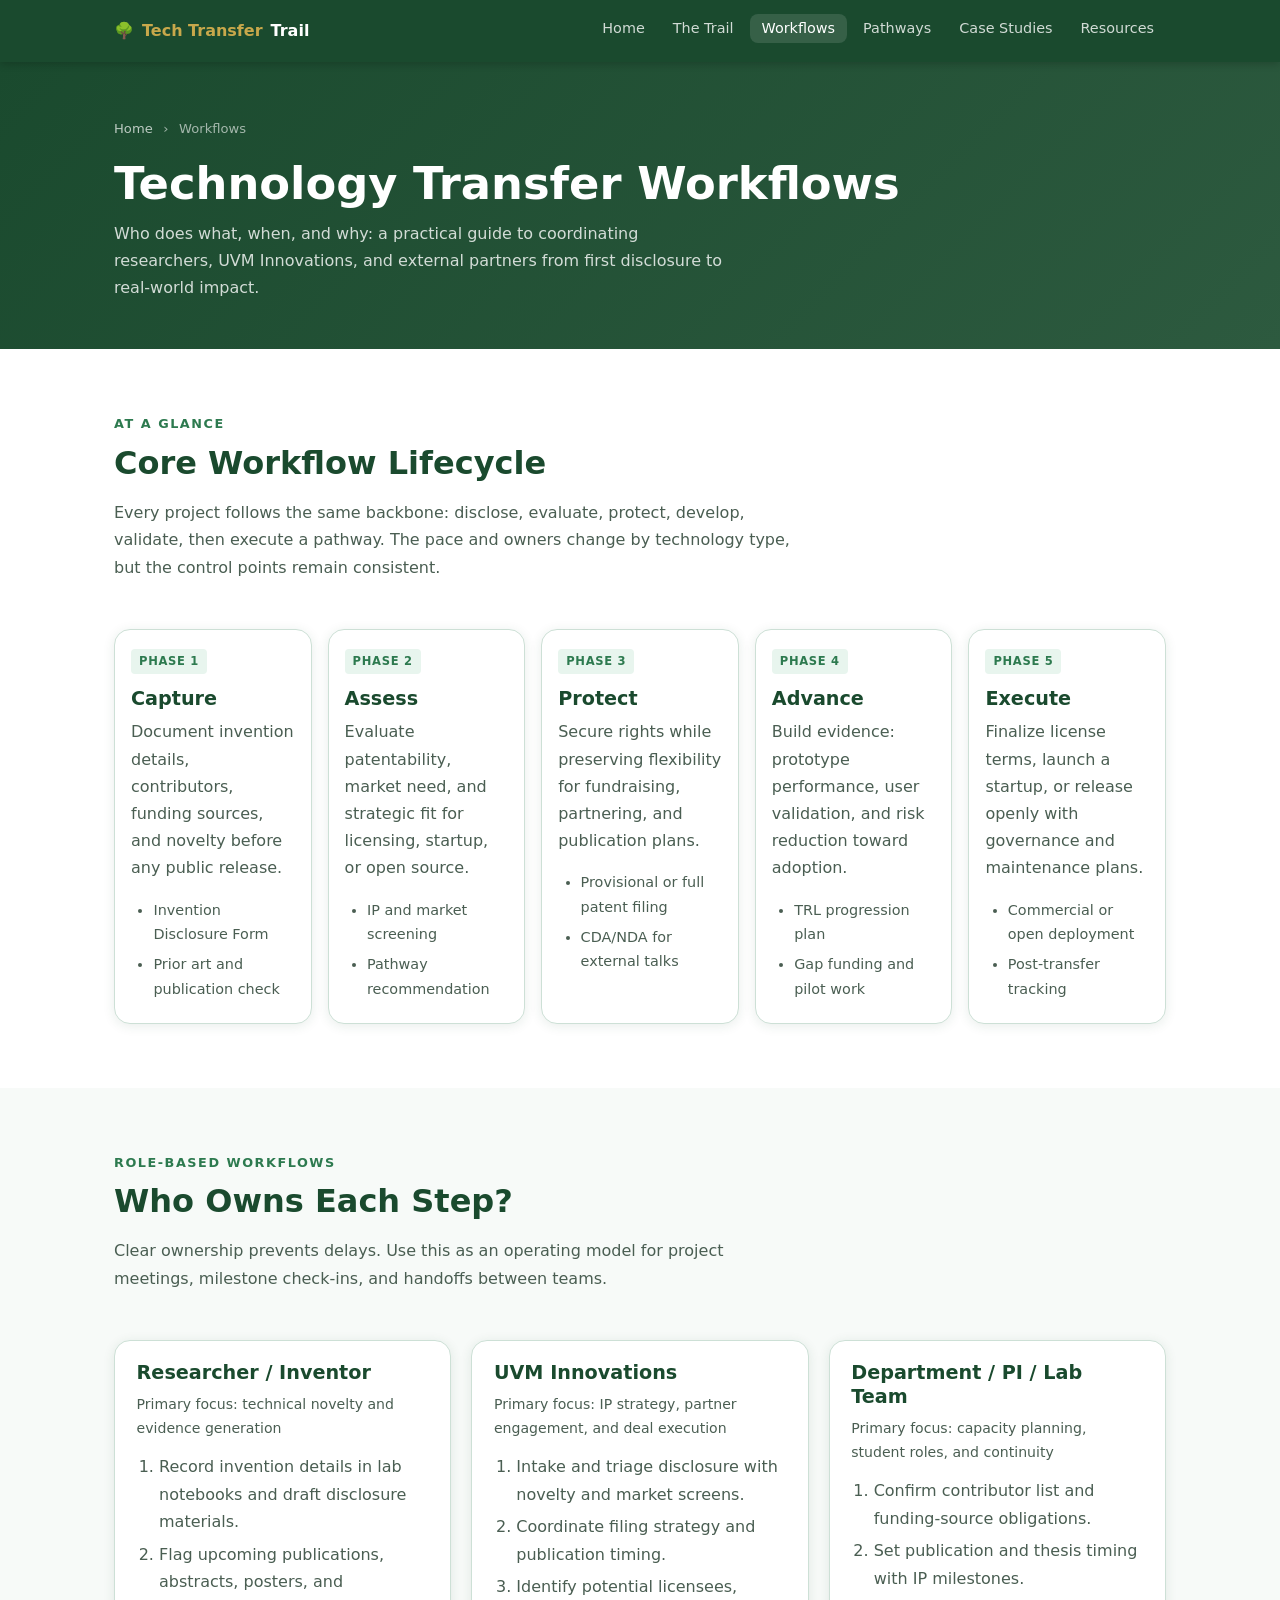
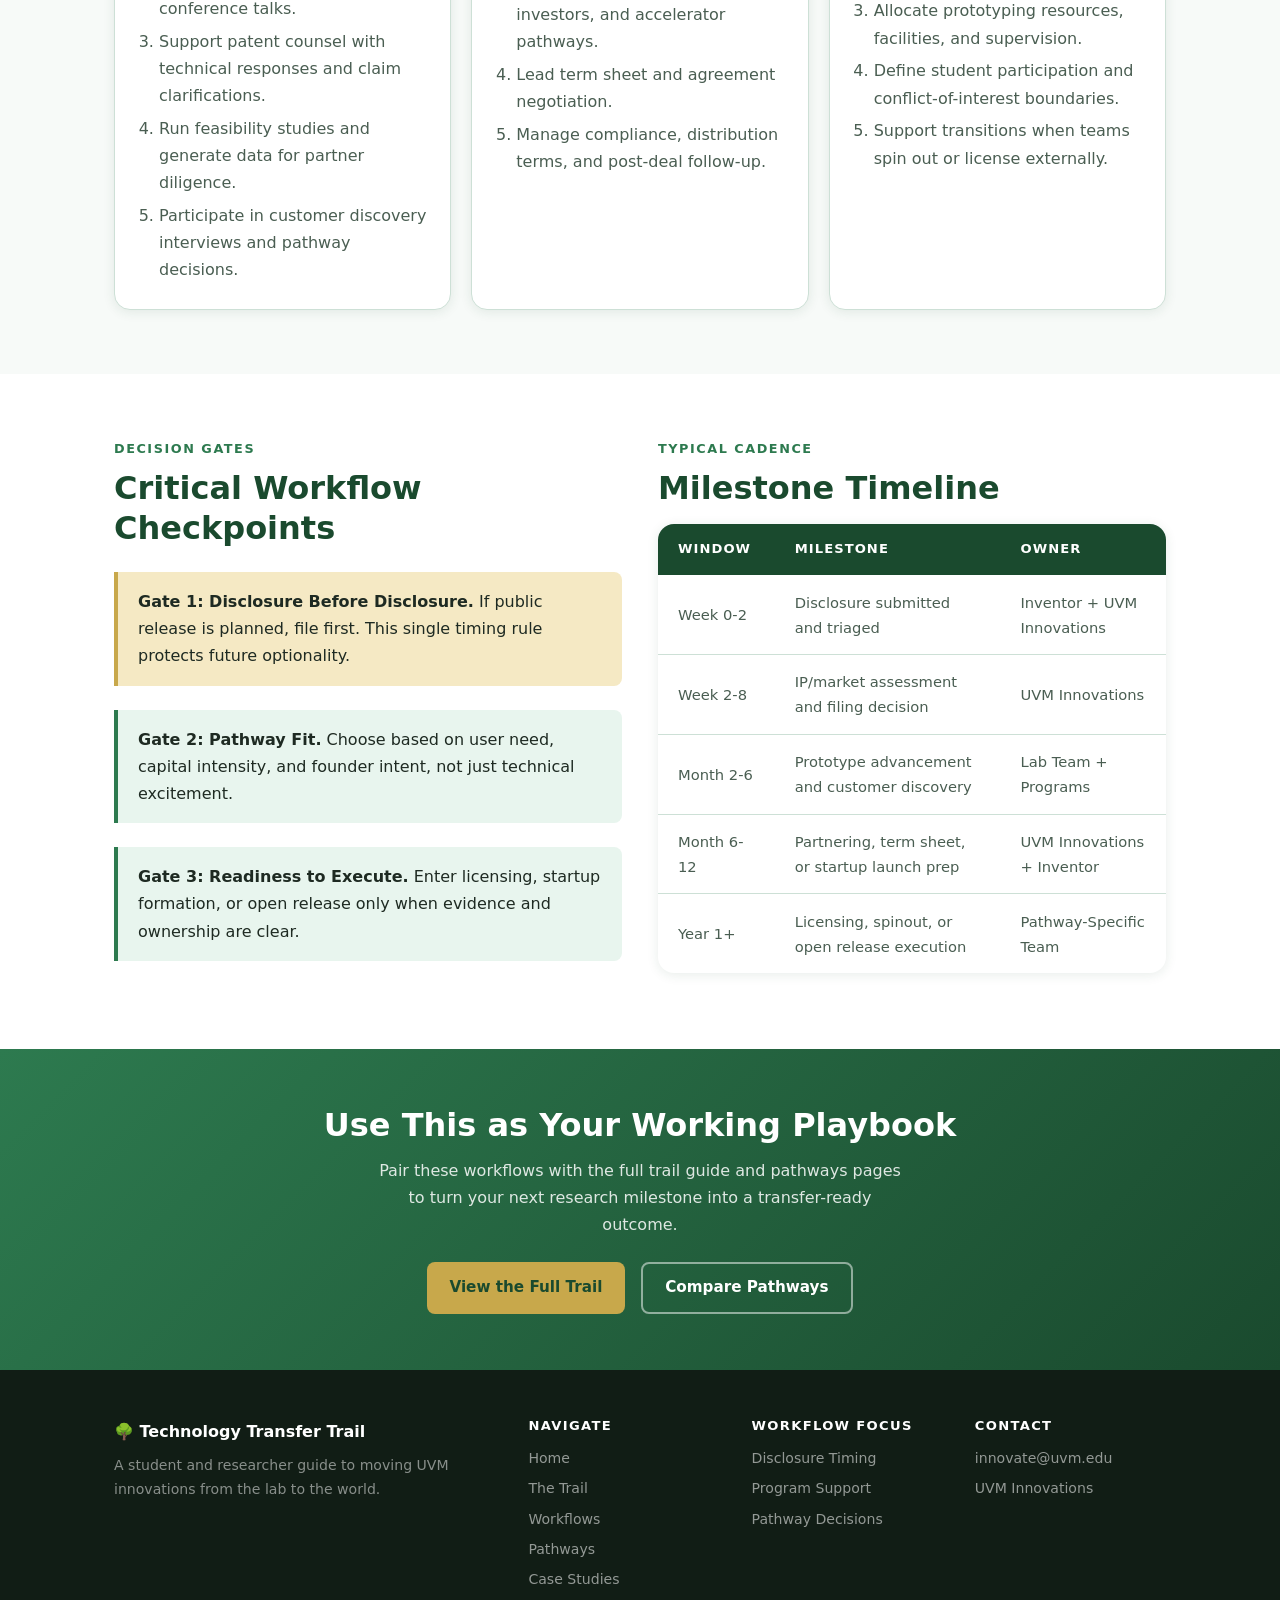
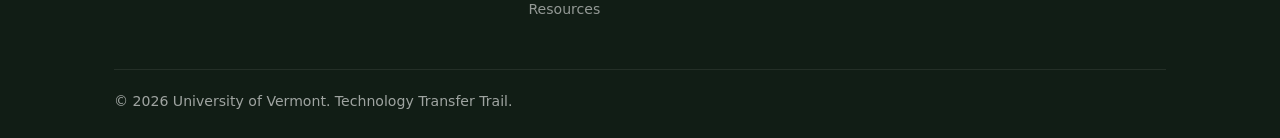
<file: workflows.html>
<!DOCTYPE html>
<html lang="en">
<head>
  <meta charset="UTF-8">
  <meta name="viewport" content="width=device-width, initial-scale=1.0">
  <title>Workflows | Technology Transfer Trail</title>
  <meta name="description" content="Role-based technology transfer workflows at UVM, from invention disclosure through IP protection, market validation, and impact.">
  <link rel="stylesheet" href="css/style.css">
</head>
<body>

  <nav class="site-nav">
    <div class="container">
      <a class="nav-brand" href="index.html">&#127795; <span>Tech Transfer</span> Trail</a>
      <ul class="nav-links">
        <li><a href="index.html">Home</a></li>
        <li><a href="trail.html">The Trail</a></li>
        <li><a href="workflows.html" class="active">Workflows</a></li>
        <li><a href="pathways.html">Pathways</a></li>
        <li><a href="case-studies.html">Case Studies</a></li>
        <li><a href="resources.html">Resources</a></li>
      </ul>
    </div>
  </nav>

  <div class="page-header">
    <div class="container">
      <nav class="breadcrumb"><a href="index.html">Home</a> <span>&rsaquo;</span> Workflows</nav>
      <h1>Technology Transfer Workflows</h1>
      <p>Who does what, when, and why: a practical guide to coordinating researchers,
         UVM Innovations, and external partners from first disclosure to real-world impact.</p>
    </div>
  </div>

  <section class="section section--alt">
    <div class="container">
      <div class="section-intro">
        <p class="section-label">At a Glance</p>
        <h2>Core Workflow Lifecycle</h2>
        <p>Every project follows the same backbone: disclose, evaluate, protect, develop,
        validate, then execute a pathway. The pace and owners change by technology type,
        but the control points remain consistent.</p>
      </div>

      <div class="workflow-phase-grid">
        <article class="workflow-phase-card">
          <span class="step-badge">Phase 1</span>
          <h3>Capture</h3>
          <p>Document invention details, contributors, funding sources, and novelty before any public release.</p>
          <ul>
            <li>Invention Disclosure Form</li>
            <li>Prior art and publication check</li>
          </ul>
        </article>

        <article class="workflow-phase-card">
          <span class="step-badge">Phase 2</span>
          <h3>Assess</h3>
          <p>Evaluate patentability, market need, and strategic fit for licensing, startup, or open source.</p>
          <ul>
            <li>IP and market screening</li>
            <li>Pathway recommendation</li>
          </ul>
        </article>

        <article class="workflow-phase-card">
          <span class="step-badge">Phase 3</span>
          <h3>Protect</h3>
          <p>Secure rights while preserving flexibility for fundraising, partnering, and publication plans.</p>
          <ul>
            <li>Provisional or full patent filing</li>
            <li>CDA/NDA for external talks</li>
          </ul>
        </article>

        <article class="workflow-phase-card">
          <span class="step-badge">Phase 4</span>
          <h3>Advance</h3>
          <p>Build evidence: prototype performance, user validation, and risk reduction toward adoption.</p>
          <ul>
            <li>TRL progression plan</li>
            <li>Gap funding and pilot work</li>
          </ul>
        </article>

        <article class="workflow-phase-card">
          <span class="step-badge">Phase 5</span>
          <h3>Execute</h3>
          <p>Finalize license terms, launch a startup, or release openly with governance and maintenance plans.</p>
          <ul>
            <li>Commercial or open deployment</li>
            <li>Post-transfer tracking</li>
          </ul>
        </article>
      </div>
    </div>
  </section>

  <section class="section">
    <div class="container">
      <div class="section-intro">
        <p class="section-label">Role-Based Workflows</p>
        <h2>Who Owns Each Step?</h2>
        <p>Clear ownership prevents delays. Use this as an operating model for project meetings,
        milestone check-ins, and handoffs between teams.</p>
      </div>

      <div class="workflow-lanes">
        <article class="workflow-lane">
          <h3>Researcher / Inventor</h3>
          <p class="workflow-lane-sub">Primary focus: technical novelty and evidence generation</p>
          <ol>
            <li>Record invention details in lab notebooks and draft disclosure materials.</li>
            <li>Flag upcoming publications, abstracts, posters, and conference talks.</li>
            <li>Support patent counsel with technical responses and claim clarifications.</li>
            <li>Run feasibility studies and generate data for partner diligence.</li>
            <li>Participate in customer discovery interviews and pathway decisions.</li>
          </ol>
        </article>

        <article class="workflow-lane">
          <h3>UVM Innovations</h3>
          <p class="workflow-lane-sub">Primary focus: IP strategy, partner engagement, and deal execution</p>
          <ol>
            <li>Intake and triage disclosure with novelty and market screens.</li>
            <li>Coordinate filing strategy and publication timing.</li>
            <li>Identify potential licensees, investors, and accelerator pathways.</li>
            <li>Lead term sheet and agreement negotiation.</li>
            <li>Manage compliance, distribution terms, and post-deal follow-up.</li>
          </ol>
        </article>

        <article class="workflow-lane">
          <h3>Department / PI / Lab Team</h3>
          <p class="workflow-lane-sub">Primary focus: capacity planning, student roles, and continuity</p>
          <ol>
            <li>Confirm contributor list and funding-source obligations.</li>
            <li>Set publication and thesis timing with IP milestones.</li>
            <li>Allocate prototyping resources, facilities, and supervision.</li>
            <li>Define student participation and conflict-of-interest boundaries.</li>
            <li>Support transitions when teams spin out or license externally.</li>
          </ol>
        </article>
      </div>
    </div>
  </section>

  <section class="section section--alt">
    <div class="container">
      <div class="two-col" style="align-items:start; gap:2.25rem;">
        <div>
          <p class="section-label">Decision Gates</p>
          <h2>Critical Workflow Checkpoints</h2>
          <div class="callout callout-gold">
            <p><strong>Gate 1: Disclosure Before Disclosure.</strong> If public release is planned,
            file first. This single timing rule protects future optionality.</p>
          </div>
          <div class="callout">
            <p><strong>Gate 2: Pathway Fit.</strong> Choose based on user need, capital intensity,
            and founder intent, not just technical excitement.</p>
          </div>
          <div class="callout">
            <p><strong>Gate 3: Readiness to Execute.</strong> Enter licensing, startup formation,
            or open release only when evidence and ownership are clear.</p>
          </div>
        </div>

        <div>
          <p class="section-label">Typical Cadence</p>
          <h2>Milestone Timeline</h2>
          <table class="process-table">
            <thead>
              <tr>
                <th>Window</th>
                <th>Milestone</th>
                <th>Owner</th>
              </tr>
            </thead>
            <tbody>
              <tr>
                <td>Week 0-2</td>
                <td>Disclosure submitted and triaged</td>
                <td>Inventor + UVM Innovations</td>
              </tr>
              <tr>
                <td>Week 2-8</td>
                <td>IP/market assessment and filing decision</td>
                <td>UVM Innovations</td>
              </tr>
              <tr>
                <td>Month 2-6</td>
                <td>Prototype advancement and customer discovery</td>
                <td>Lab Team + Programs</td>
              </tr>
              <tr>
                <td>Month 6-12</td>
                <td>Partnering, term sheet, or startup launch prep</td>
                <td>UVM Innovations + Inventor</td>
              </tr>
              <tr>
                <td>Year 1+</td>
                <td>Licensing, spinout, or open release execution</td>
                <td>Pathway-Specific Team</td>
              </tr>
            </tbody>
          </table>
        </div>
      </div>
    </div>
  </section>

  <section class="cta-banner">
    <div class="container">
      <h2>Use This as Your Working Playbook</h2>
      <p>Pair these workflows with the full trail guide and pathways pages to turn your next
      research milestone into a transfer-ready outcome.</p>
      <div style="display:flex; gap:1rem; justify-content:center; flex-wrap:wrap;">
        <a href="trail.html" class="btn btn-primary">View the Full Trail</a>
        <a href="pathways.html" class="btn btn-outline">Compare Pathways</a>
      </div>
    </div>
  </section>

  <footer class="site-footer">
    <div class="container">
      <div class="footer-grid">
        <div class="footer-brand">
          <strong>&#127795; Technology Transfer Trail</strong>
          <p>A student and researcher guide to moving UVM innovations from the lab to the world.</p>
        </div>
        <div class="footer-col">
          <h4>Navigate</h4>
          <ul>
            <li><a href="index.html">Home</a></li>
            <li><a href="trail.html">The Trail</a></li>
            <li><a href="workflows.html">Workflows</a></li>
            <li><a href="pathways.html">Pathways</a></li>
            <li><a href="case-studies.html">Case Studies</a></li>
            <li><a href="resources.html">Resources</a></li>
          </ul>
        </div>
        <div class="footer-col">
          <h4>Workflow Focus</h4>
          <ul>
            <li><a href="trail.html#stage-2">Disclosure Timing</a></li>
            <li><a href="resources.html#programs">Program Support</a></li>
            <li><a href="pathways.html">Pathway Decisions</a></li>
          </ul>
        </div>
        <div class="footer-col">
          <h4>Contact</h4>
          <ul>
            <li><a href="mailto:innovate@uvm.edu">innovate@uvm.edu</a></li>
            <li><a href="https://www.uvm.edu/uvminnovations" target="_blank" rel="noopener">UVM Innovations</a></li>
          </ul>
        </div>
      </div>
      <div class="footer-bottom">
        <span>&copy; 2026 University of Vermont. Technology Transfer Trail.</span>
      </div>
    </div>
  </footer>

</body>
</html>
</file>
<file: css/style.css>
/* ============================================================
   BASE & RESET
   ============================================================ */
*, *::before, *::after {
  box-sizing: border-box;
  margin: 0;
  padding: 0;
}

:root {
  --green-dark:   #1a4a2e;
  --green-mid:    #2d7a4f;
  --green-light:  #4caf77;
  --green-pale:   #e8f5ee;
  --gold:         #c8a84b;
  --gold-light:   #f5e9c4;
  --text:         #1e2a22;
  --text-light:   #4a5e52;
  --white:        #ffffff;
  --off-white:    #f7faf8;
  --border:       #cde0d6;
  --shadow:       0 2px 12px rgba(26, 74, 46, 0.10);
  --radius:       8px;
  --radius-lg:    16px;
  --font-sans:    'Segoe UI', system-ui, -apple-system, sans-serif;
  --font-serif:   Georgia, 'Times New Roman', serif;
}

html { scroll-behavior: smooth; }

body {
  font-family: var(--font-sans);
  font-size: 1rem;
  line-height: 1.7;
  color: var(--text);
  background: var(--off-white);
}

img { max-width: 100%; display: block; }
a { color: var(--green-mid); text-decoration: none; }
a:hover { text-decoration: underline; }

/* ============================================================
   TYPOGRAPHY
   ============================================================ */
h1, h2, h3, h4 {
  line-height: 1.25;
  color: var(--green-dark);
}

h1 { font-size: clamp(1.8rem, 4vw, 2.8rem); }
h2 { font-size: clamp(1.4rem, 3vw, 2rem); margin-bottom: 1rem; }
h3 { font-size: 1.2rem; margin-bottom: 0.5rem; }
h4 { font-size: 1rem; }

p { margin-bottom: 1rem; color: var(--text-light); }
p:last-child { margin-bottom: 0; }

ul, ol { padding-left: 1.4rem; color: var(--text-light); }
li { margin-bottom: 0.35rem; }

strong { color: var(--text); }

/* ============================================================
   LAYOUT
   ============================================================ */
.container {
  max-width: 1100px;
  margin: 0 auto;
  padding: 0 1.5rem;
}

.section {
  padding: 4rem 0;
}

.section--alt {
  background: var(--white);
}

.section--dark {
  background: var(--green-dark);
  color: var(--white);
}

.section--dark h2,
.section--dark h3,
.section--dark p { color: var(--white); }

.section-label {
  font-size: 0.8rem;
  font-weight: 700;
  letter-spacing: 0.12em;
  text-transform: uppercase;
  color: var(--green-mid);
  margin-bottom: 0.5rem;
}

.section--dark .section-label { color: var(--green-light); }

.section-intro {
  max-width: 680px;
  margin-bottom: 3rem;
}

.two-col {
  display: grid;
  grid-template-columns: 1fr 1fr;
  gap: 2rem;
}

.three-col {
  display: grid;
  grid-template-columns: repeat(3, 1fr);
  gap: 1.5rem;
}

@media (max-width: 768px) {
  .two-col, .three-col { grid-template-columns: 1fr; }
}

/* ============================================================
   NAVIGATION
   ============================================================ */
.site-nav {
  background: var(--green-dark);
  position: sticky;
  top: 0;
  z-index: 100;
  box-shadow: 0 2px 8px rgba(0,0,0,0.2);
}

.site-nav .container {
  display: flex;
  align-items: center;
  justify-content: space-between;
  padding-top: 0.9rem;
  padding-bottom: 0.9rem;
}

.nav-brand {
  font-weight: 700;
  font-size: 1rem;
  color: var(--white);
  display: flex;
  align-items: center;
  gap: 0.5rem;
}

.nav-brand span { color: var(--gold); }

.nav-links {
  display: flex;
  gap: 0.25rem;
  list-style: none;
  padding: 0;
}

.nav-links a {
  color: rgba(255,255,255,0.8);
  font-size: 0.9rem;
  padding: 0.4rem 0.75rem;
  border-radius: var(--radius);
  transition: background 0.15s, color 0.15s;
}

.nav-links a:hover,
.nav-links a.active {
  background: rgba(255,255,255,0.12);
  color: var(--white);
  text-decoration: none;
}

@media (max-width: 768px) {
  .nav-links { display: none; }
}

/* ============================================================
   HERO
   ============================================================ */
.hero {
  background: linear-gradient(135deg, var(--green-dark) 0%, #2d5a3f 60%, #1a4a2e 100%);
  color: var(--white);
  padding: 5rem 0 4rem;
  position: relative;
  overflow: hidden;
}

.hero::after {
  content: '';
  position: absolute;
  bottom: 0; left: 0; right: 0;
  height: 60px;
  background: var(--off-white);
  clip-path: ellipse(60% 100% at 50% 100%);
}

.hero-eyebrow {
  font-size: 0.8rem;
  font-weight: 700;
  letter-spacing: 0.15em;
  text-transform: uppercase;
  color: var(--gold);
  margin-bottom: 1rem;
}

.hero h1 {
  color: var(--white);
  margin-bottom: 1.25rem;
}

.hero-sub {
  font-size: 1.15rem;
  color: rgba(255,255,255,0.85);
  max-width: 620px;
  margin-bottom: 2rem;
}

.hero-actions {
  display: flex;
  flex-wrap: wrap;
  gap: 1rem;
}

/* ============================================================
   BUTTONS
   ============================================================ */
.btn {
  display: inline-flex;
  align-items: center;
  gap: 0.4rem;
  padding: 0.7rem 1.4rem;
  border-radius: var(--radius);
  font-size: 0.95rem;
  font-weight: 600;
  cursor: pointer;
  transition: transform 0.15s, box-shadow 0.15s, background 0.15s;
  text-decoration: none;
}

.btn:hover { text-decoration: none; transform: translateY(-1px); box-shadow: var(--shadow); }

.btn-primary {
  background: var(--gold);
  color: var(--green-dark);
}

.btn-primary:hover { background: #d4b25a; }

.btn-outline {
  background: transparent;
  color: var(--white);
  border: 2px solid rgba(255,255,255,0.5);
}

.btn-outline:hover { border-color: var(--white); background: rgba(255,255,255,0.08); }

.btn-green {
  background: var(--green-mid);
  color: var(--white);
}

.btn-green:hover { background: var(--green-dark); }

/* ============================================================
   CARDS
   ============================================================ */
.card {
  background: var(--white);
  border: 1px solid var(--border);
  border-radius: var(--radius-lg);
  padding: 1.75rem;
  box-shadow: var(--shadow);
  transition: transform 0.15s, box-shadow 0.15s;
}

.card:hover { transform: translateY(-3px); box-shadow: 0 6px 24px rgba(26,74,46,0.13); }

.card-icon {
  font-size: 2rem;
  margin-bottom: 1rem;
}

.card h3 { color: var(--green-dark); }

.card-tag {
  display: inline-block;
  font-size: 0.75rem;
  font-weight: 700;
  letter-spacing: 0.08em;
  text-transform: uppercase;
  padding: 0.2rem 0.6rem;
  border-radius: 4px;
  margin-bottom: 0.75rem;
}

.tag-license  { background: #dbeafe; color: #1e40af; }
.tag-startup  { background: #fef3c7; color: #92400e; }
.tag-open     { background: #d1fae5; color: #065f46; }
.tag-research { background: #ede9fe; color: #5b21b6; }

/* ============================================================
   TRAIL STEPS
   ============================================================ */
.trail-steps {
  position: relative;
  display: flex;
  flex-direction: column;
  gap: 0;
}

.trail-step {
  display: grid;
  grid-template-columns: 60px 1fr;
  gap: 1.5rem;
  position: relative;
  padding-bottom: 2.5rem;
}

.trail-step:last-child { padding-bottom: 0; }

.trail-step:not(:last-child) .step-line::after {
  content: '';
  position: absolute;
  left: 29px;
  top: 60px;
  bottom: 0;
  width: 2px;
  background: var(--border);
}

.step-line {
  position: relative;
  display: flex;
  flex-direction: column;
  align-items: center;
}

.step-num {
  width: 52px;
  height: 52px;
  border-radius: 50%;
  background: var(--green-dark);
  color: var(--white);
  font-weight: 800;
  font-size: 1.1rem;
  display: flex;
  align-items: center;
  justify-content: center;
  flex-shrink: 0;
  z-index: 1;
}

.trail-step.active .step-num {
  background: var(--gold);
  color: var(--green-dark);
}

.step-body {
  padding-top: 0.6rem;
}

.step-body h3 {
  font-size: 1.1rem;
  margin-bottom: 0.3rem;
}

.step-badge {
  display: inline-block;
  font-size: 0.72rem;
  font-weight: 700;
  letter-spacing: 0.06em;
  text-transform: uppercase;
  color: var(--green-mid);
  background: var(--green-pale);
  padding: 0.15rem 0.5rem;
  border-radius: 4px;
  margin-bottom: 0.5rem;
}

.step-resources {
  margin-top: 0.75rem;
  display: flex;
  flex-wrap: wrap;
  gap: 0.4rem;
}

.chip {
  display: inline-block;
  font-size: 0.78rem;
  background: var(--off-white);
  border: 1px solid var(--border);
  border-radius: 20px;
  padding: 0.15rem 0.65rem;
  color: var(--text-light);
}

/* ============================================================
   PATHWAY CARDS (pathways page)
   ============================================================ */
.pathway-hero {
  padding: 4rem 0 2rem;
  background: linear-gradient(135deg, var(--green-dark) 0%, #2d5a3f 100%);
  color: white;
}

.pathway-hero h1 { color: white; }
.pathway-hero p { color: rgba(255,255,255,0.85); }

.pathway-card {
  border-radius: var(--radius-lg);
  overflow: hidden;
  border: 1px solid var(--border);
  box-shadow: var(--shadow);
}

.pathway-card-header {
  padding: 2rem;
  display: flex;
  align-items: flex-start;
  gap: 1rem;
}

.pathway-card-header .icon { font-size: 2.5rem; }

.pathway-card-header h2 { margin-bottom: 0.25rem; }

.pathway-card-body { padding: 0 2rem 2rem; }

.pathway-card-body h3 {
  font-size: 0.8rem;
  text-transform: uppercase;
  letter-spacing: 0.1em;
  color: var(--text-light);
  margin-bottom: 0.75rem;
  margin-top: 1.25rem;
}

.pathway-card--license .pathway-card-header { background: #dbeafe; }
.pathway-card--startup .pathway-card-header { background: #fef3c7; }
.pathway-card--open    .pathway-card-header { background: #d1fae5; }

/* ============================================================
   RESOURCE LIST
   ============================================================ */
.resource-grid {
  display: grid;
  grid-template-columns: repeat(auto-fill, minmax(280px, 1fr));
  gap: 1.25rem;
}

.resource-card {
  background: var(--white);
  border: 1px solid var(--border);
  border-radius: var(--radius);
  padding: 1.25rem 1.5rem;
  display: flex;
  flex-direction: column;
  gap: 0.4rem;
  box-shadow: var(--shadow);
  transition: transform 0.15s;
}

.resource-card:hover { transform: translateY(-2px); }

.resource-card .icon { font-size: 1.5rem; }
.resource-card h3 { font-size: 1rem; margin-bottom: 0; }
.resource-card p { font-size: 0.88rem; margin-bottom: 0; }
.resource-card a { font-size: 0.85rem; font-weight: 600; }

/* ============================================================
   CASE STUDIES
   ============================================================ */
.case-card {
  background: var(--white);
  border: 1px solid var(--border);
  border-radius: var(--radius-lg);
  overflow: hidden;
  box-shadow: var(--shadow);
  transition: transform 0.15s;
}

.case-card:hover { transform: translateY(-3px); }

.case-card-accent {
  height: 6px;
}

.accent-license { background: #3b82f6; }
.accent-startup { background: #f59e0b; }
.accent-open    { background: #10b981; }

.case-card-body { padding: 1.5rem; }

.case-card-body .meta {
  font-size: 0.78rem;
  color: var(--text-light);
  margin-bottom: 0.5rem;
}

.case-card-body h3 { font-size: 1.05rem; }

/* ============================================================
   STAT BAR
   ============================================================ */
.stat-bar {
  background: var(--green-dark);
  padding: 2.5rem 0;
}

.stat-row {
  display: flex;
  flex-wrap: wrap;
  gap: 2rem;
  justify-content: space-around;
  text-align: center;
}

.stat-item .num {
  font-size: 2.2rem;
  font-weight: 800;
  color: var(--gold);
  display: block;
}

.stat-item .label {
  font-size: 0.85rem;
  color: rgba(255,255,255,0.75);
  text-transform: uppercase;
  letter-spacing: 0.07em;
}

/* ============================================================
   CTA BANNER
   ============================================================ */
.cta-banner {
  background: linear-gradient(135deg, var(--green-mid), var(--green-dark));
  color: var(--white);
  padding: 3.5rem 0;
  text-align: center;
}

.cta-banner h2 { color: var(--white); margin-bottom: 0.75rem; }
.cta-banner p  { color: rgba(255,255,255,0.85); margin-bottom: 1.5rem; max-width: 540px; margin-left: auto; margin-right: auto; }

/* ============================================================
   FOOTER
   ============================================================ */
.site-footer {
  background: #111d15;
  color: rgba(255,255,255,0.6);
  padding: 3rem 0 1.5rem;
  font-size: 0.88rem;
}

.footer-grid {
  display: grid;
  grid-template-columns: 2fr 1fr 1fr 1fr;
  gap: 2rem;
  margin-bottom: 2.5rem;
}

.footer-brand p { color: rgba(255,255,255,0.5); margin-top: 0.5rem; }
.footer-brand strong { color: var(--white); font-size: 1rem; }

.footer-col h4 {
  color: var(--white);
  font-size: 0.82rem;
  text-transform: uppercase;
  letter-spacing: 0.1em;
  margin-bottom: 0.75rem;
}

.footer-col ul { list-style: none; padding: 0; }
.footer-col li { margin-bottom: 0.4rem; }
.footer-col a { color: rgba(255,255,255,0.55); }
.footer-col a:hover { color: var(--white); text-decoration: none; }

.footer-bottom {
  border-top: 1px solid rgba(255,255,255,0.08);
  padding-top: 1.25rem;
  display: flex;
  justify-content: space-between;
  flex-wrap: wrap;
  gap: 0.5rem;
}

@media (max-width: 768px) {
  .footer-grid { grid-template-columns: 1fr 1fr; }
}

/* ============================================================
   PAGE HEADER (inner pages)
   ============================================================ */
.page-header {
  background: linear-gradient(135deg, var(--green-dark) 0%, #2d5a3f 100%);
  padding: 3.5rem 0 3rem;
}

.page-header h1 { color: var(--white); margin-bottom: 0.5rem; }
.page-header p  { color: rgba(255,255,255,0.8); max-width: 620px; }

/* ============================================================
   ACCORDION (FAQ)
   ============================================================ */
.faq-list { display: flex; flex-direction: column; gap: 0.75rem; }

details.faq-item {
  background: var(--white);
  border: 1px solid var(--border);
  border-radius: var(--radius);
  padding: 1rem 1.25rem;
}

summary.faq-q {
  font-weight: 600;
  cursor: pointer;
  color: var(--green-dark);
  list-style: none;
  display: flex;
  justify-content: space-between;
  align-items: center;
}

summary.faq-q::after {
  content: '+';
  font-size: 1.2rem;
  color: var(--green-mid);
  transition: transform 0.2s;
}

details[open] summary.faq-q::after { content: '−'; }

.faq-a {
  margin-top: 0.75rem;
  padding-top: 0.75rem;
  border-top: 1px solid var(--border);
  font-size: 0.95rem;
}

/* ============================================================
   ALERT / CALLOUT
   ============================================================ */
.callout {
  border-left: 4px solid var(--green-mid);
  background: var(--green-pale);
  padding: 1rem 1.25rem;
  border-radius: 0 var(--radius) var(--radius) 0;
  margin: 1.5rem 0;
}

.callout.callout-gold {
  border-color: var(--gold);
  background: var(--gold-light);
}

.callout p { color: var(--text); margin-bottom: 0; }

/* ============================================================
   BREADCRUMB
   ============================================================ */
.breadcrumb {
  font-size: 0.82rem;
  color: rgba(255,255,255,0.6);
  margin-bottom: 1rem;
}

.breadcrumb a { color: rgba(255,255,255,0.7); }
.breadcrumb a:hover { color: white; }
.breadcrumb span { margin: 0 0.4rem; }

/* ============================================================
   PROCESS TABLE
   ============================================================ */
.process-table {
  width: 100%;
  border-collapse: collapse;
  font-size: 0.92rem;
  background: var(--white);
  border-radius: var(--radius-lg);
  overflow: hidden;
  box-shadow: var(--shadow);
}

.process-table th {
  background: var(--green-dark);
  color: var(--white);
  padding: 0.9rem 1.25rem;
  text-align: left;
  font-size: 0.82rem;
  text-transform: uppercase;
  letter-spacing: 0.08em;
}

.process-table td {
  padding: 0.9rem 1.25rem;
  border-bottom: 1px solid var(--border);
  color: var(--text-light);
}

.process-table tr:last-child td { border-bottom: none; }
.process-table tr:hover td { background: var(--green-pale); }

/* ============================================================
   WORKFLOWS PAGE
   ============================================================ */
.workflow-phase-grid {
  display: grid;
  grid-template-columns: repeat(5, minmax(0, 1fr));
  gap: 1rem;
}

.workflow-phase-card {
  background: var(--white);
  border: 1px solid var(--border);
  border-radius: var(--radius-lg);
  padding: 1rem;
  box-shadow: var(--shadow);
}

.workflow-phase-card h3 {
  margin-top: 0.35rem;
  margin-bottom: 0.45rem;
}

.workflow-phase-card ul {
  font-size: 0.9rem;
  margin-top: 0.75rem;
}

.workflow-lanes {
  display: grid;
  grid-template-columns: repeat(3, minmax(0, 1fr));
  gap: 1.25rem;
}

.workflow-lane {
  background: var(--white);
  border: 1px solid var(--border);
  border-radius: var(--radius-lg);
  padding: 1.25rem 1.35rem;
  box-shadow: var(--shadow);
}

.workflow-lane-sub {
  font-size: 0.88rem;
  color: var(--text-light);
  margin-bottom: 0.8rem;
}

.workflow-lane ol {
  margin-bottom: 0;
}

@media (max-width: 1024px) {
  .workflow-phase-grid {
    grid-template-columns: repeat(2, minmax(0, 1fr));
  }
}

@media (max-width: 768px) {
  .workflow-phase-grid,
  .workflow-lanes {
    grid-template-columns: 1fr;
  }
}
</file>
